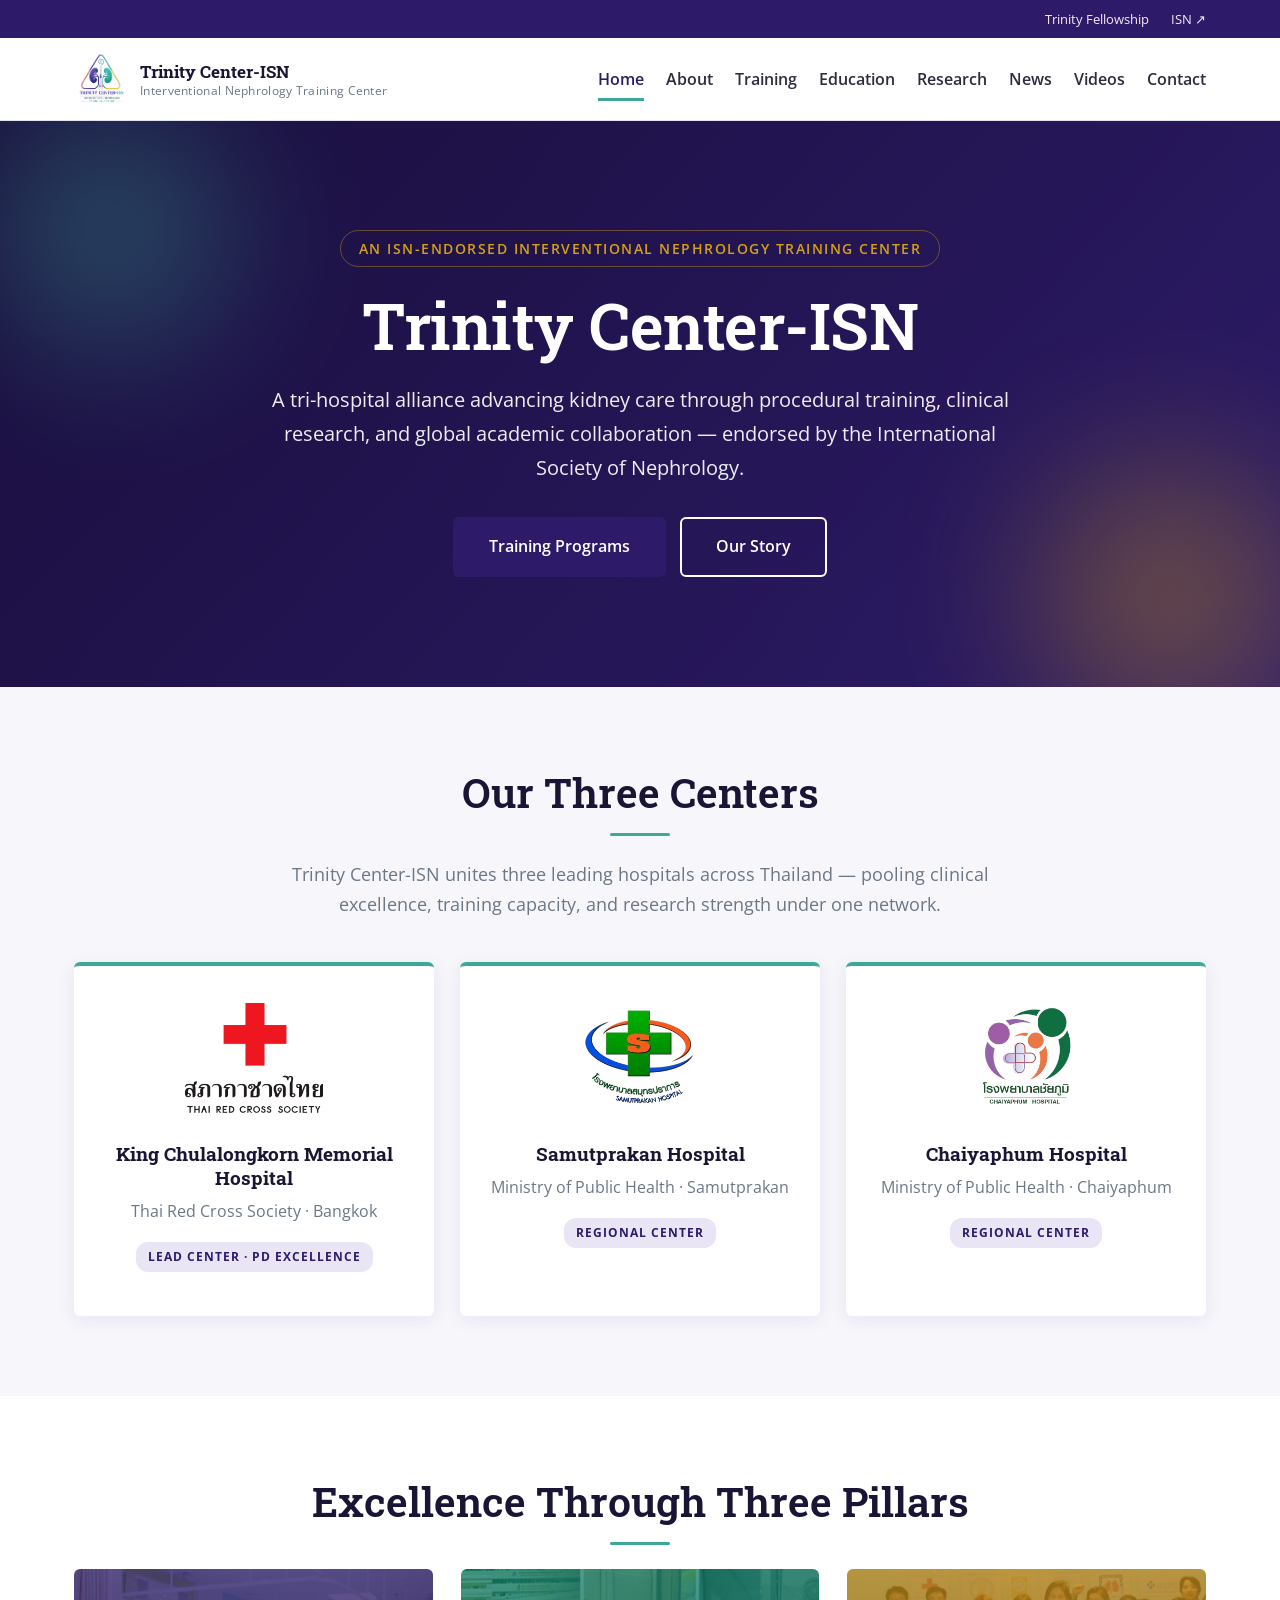
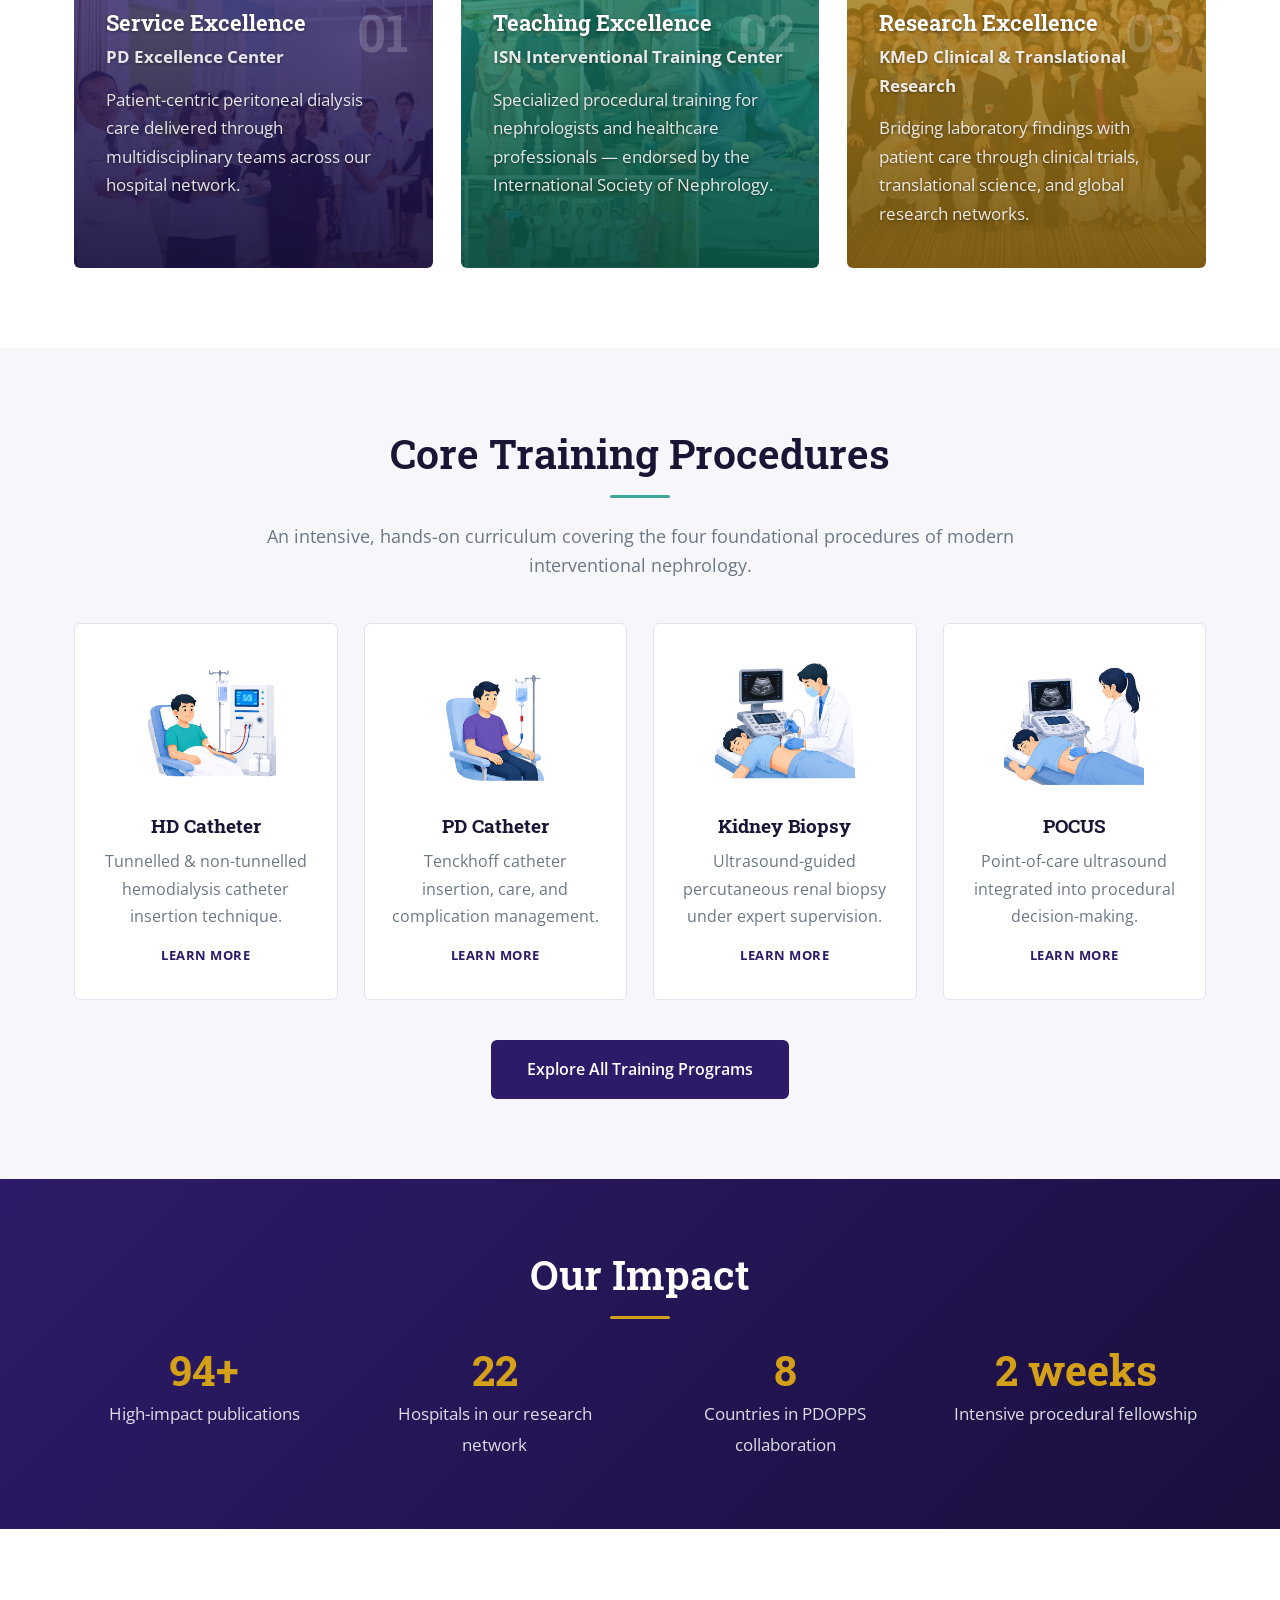
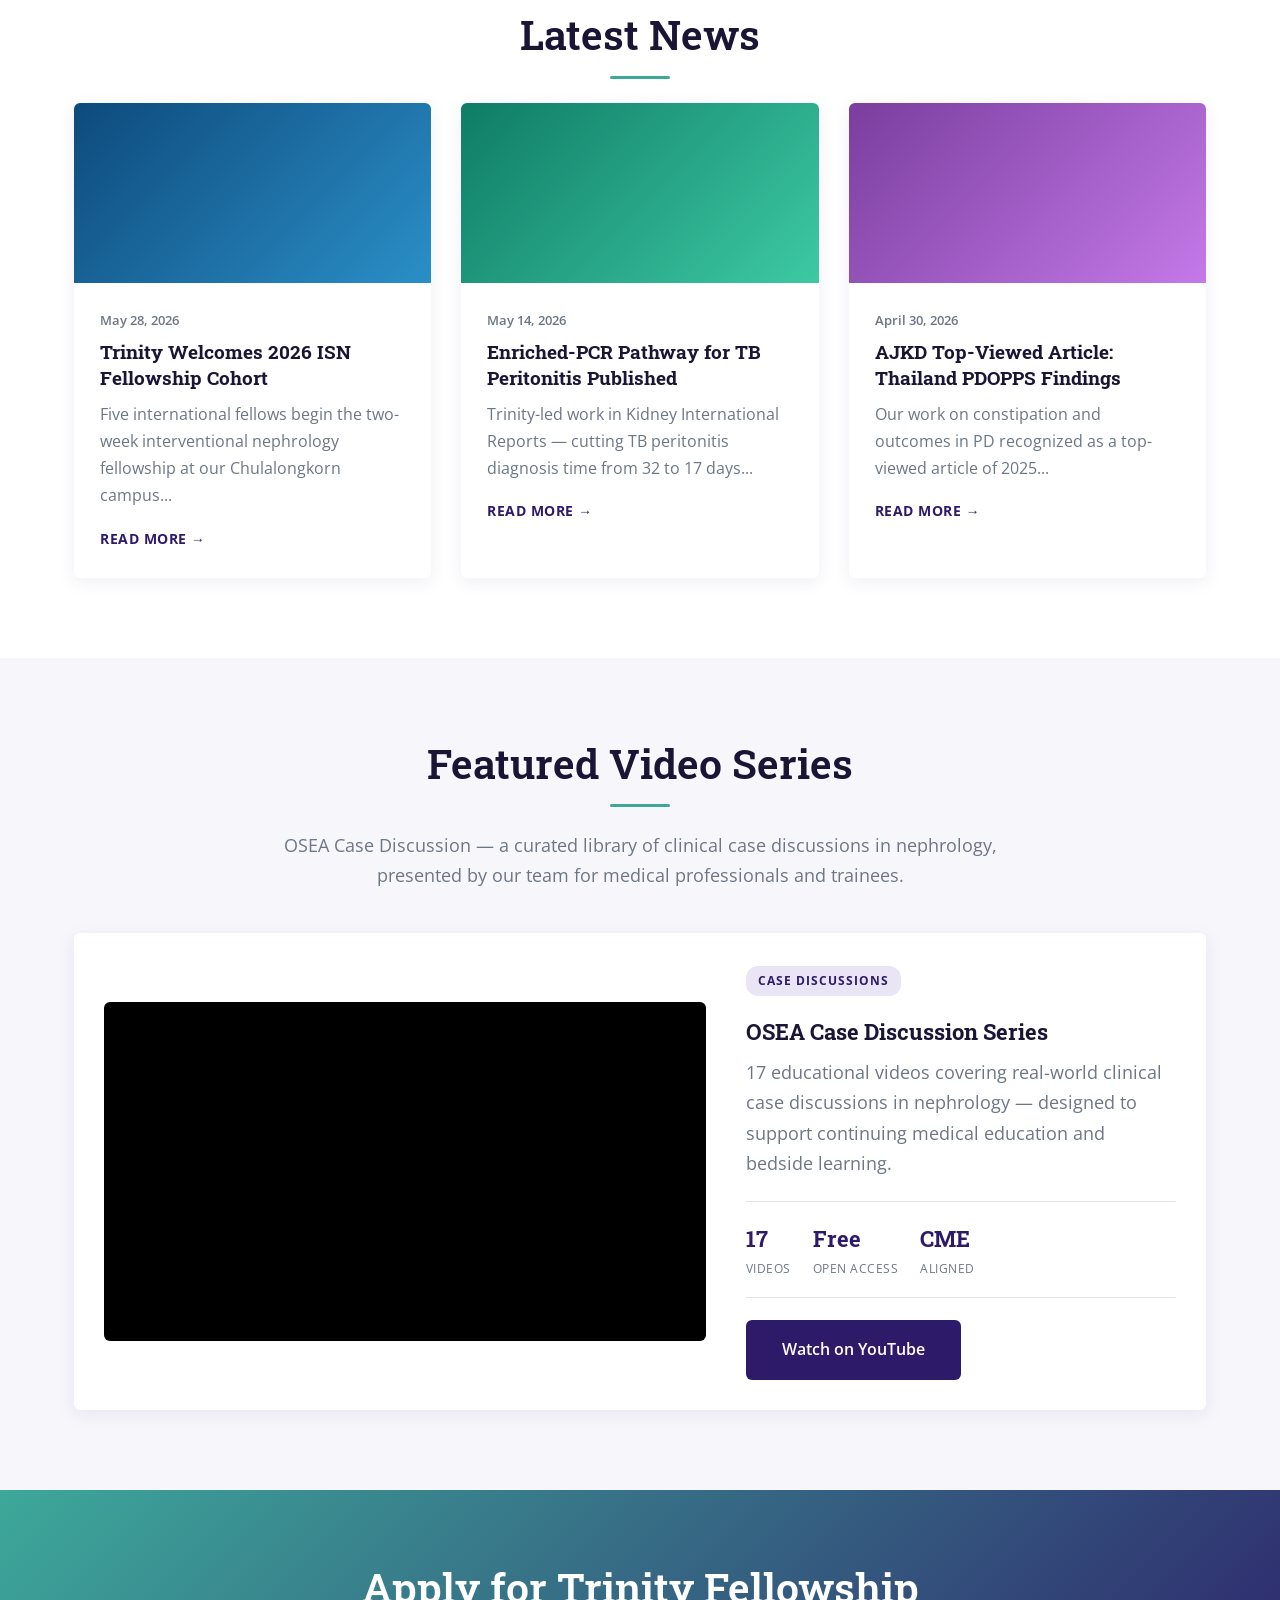
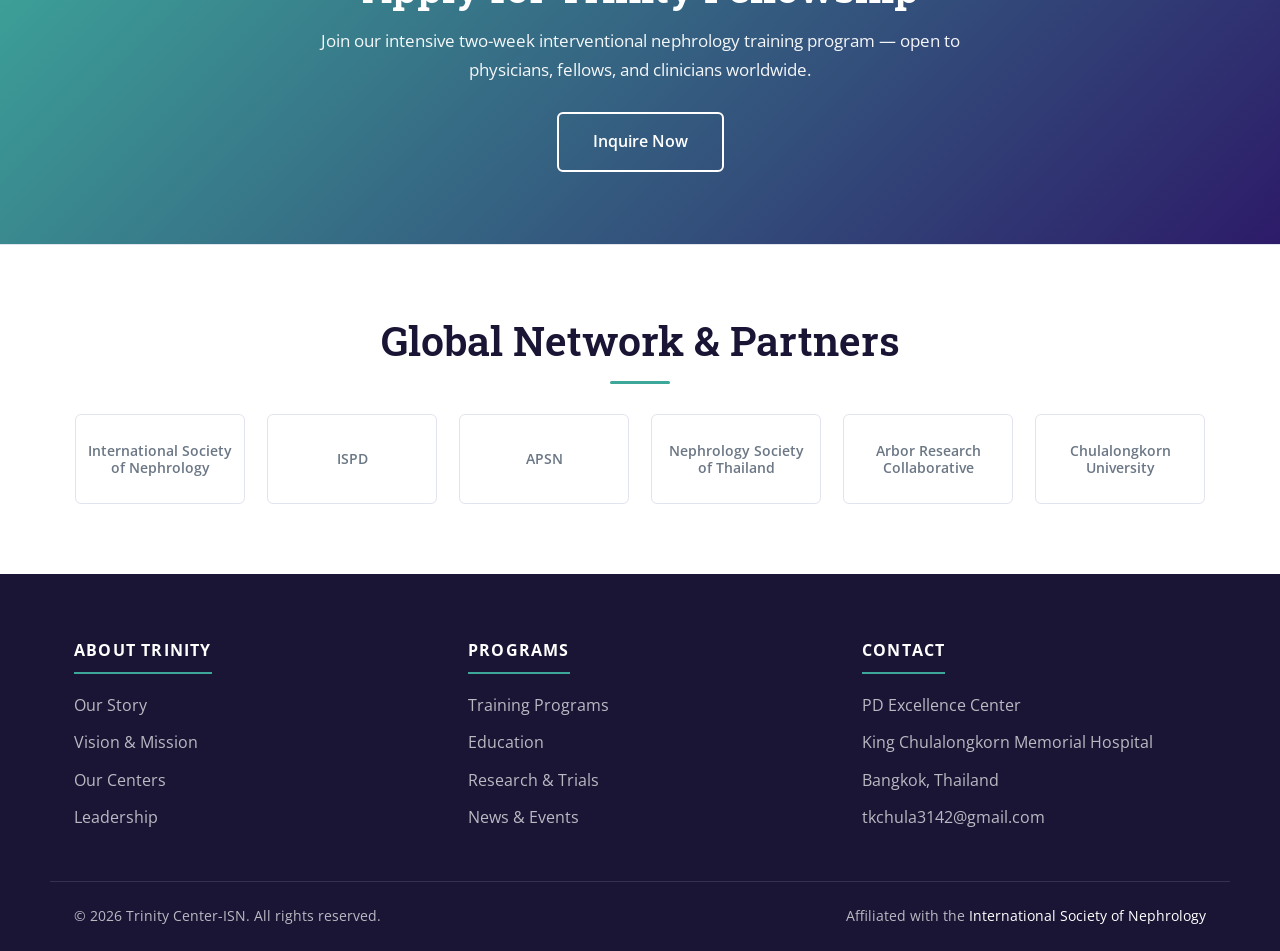
<file: index.html>
<!DOCTYPE html>
<html lang="en">
<head>
<meta charset="UTF-8" />
<meta name="viewport" content="width=device-width, initial-scale=1.0" />
<title>Trinity Center-ISN — Interventional Nephrology Training Center</title>
<meta name="description" content="Trinity Center-ISN: an Interventional Nephrology Training Center — a tri-hospital collaboration advancing kidney care through training, research, and global academic partnership." />
<link rel="stylesheet" href="assets/css/style.css" />
<link rel="icon" href="assets/img/trinity-logo.png" />
<link rel="preconnect" href="https://fonts.googleapis.com">
<link rel="preconnect" href="https://fonts.gstatic.com" crossorigin>
<link href="https://fonts.googleapis.com/css2?family=Open+Sans:wght@400;500;600;700&family=Roboto+Slab:wght@500;700&display=swap" rel="stylesheet">
</head>
<body>

<header class="site-header">
  <div class="topbar">
    <div class="container topbar-inner">
      <div class="topbar-left">
        <a href="#">Trinity Fellowship</a>
        <a href="https://www.theisn.org/" target="_blank" rel="noopener">ISN ↗</a>
      </div>
    </div>
  </div>
  <div class="container header-inner">
    <a href="index.html" class="brand">
      <img src="assets/img/trinity-logo.png" alt="Trinity Center-ISN" class="brand-logo" onerror="this.style.display='none';this.nextElementSibling.style.display='grid';">
      <span class="brand-mark" style="display:none;">T</span>
      <span class="brand-text">
        <strong>Trinity Center-ISN</strong>
        <small>Interventional Nephrology Training Center</small>
      </span>
    </a>
    <button class="nav-toggle" aria-label="Open menu" onclick="document.body.classList.toggle('nav-open')">
      <span></span><span></span><span></span>
    </button>
    <nav class="main-nav">
      <a href="index.html" class="active">Home</a>
      <a href="about.html">About</a>
      <a href="training.html">Training</a>
      <a href="education.html">Education</a>
      <a href="research.html">Research</a>
      <a href="news.html">News</a>
      <a href="#videos">Videos</a>
      <a href="apply.html">Contact</a>
    </nav>
  </div>
</header>

<section class="hero">
  <div class="hero-particles" aria-hidden="true">
    <span></span><span></span><span></span><span></span>
    <span></span><span></span><span></span><span></span>
  </div>
  <div class="container hero-inner">
    <span class="hero-eyebrow">An ISN-Endorsed Interventional Nephrology Training Center</span>
    <h1>Trinity Center-ISN</h1>
    <p class="hero-sub">A tri-hospital alliance advancing kidney care through procedural training, clinical research, and global academic collaboration — endorsed by the International Society of Nephrology.</p>
    <div class="hero-cta">
      <a href="training.html" class="btn btn-primary">Training Programs</a>
      <a href="about.html" class="btn btn-light-outline">Our Story</a>
    </div>
  </div>
</section>

<section class="centers-band">
  <div class="container">
    <h2 class="section-title">Our Three Centers</h2>
    <p class="section-lead">Trinity Center-ISN unites three leading hospitals across Thailand — pooling clinical excellence, training capacity, and research strength under one network.</p>
    <div class="center-grid">
      <div class="center-card">
        <div class="center-logo"><img src="assets/img/chula-hospital.png" alt="King Chulalongkorn Memorial Hospital" onerror="this.parentElement.innerHTML='<span class=&quot;logo-fallback&quot;>KCMH</span>'"></div>
        <h3>King Chulalongkorn Memorial Hospital</h3>
        <p>Thai Red Cross Society · Bangkok</p>
        <span class="tag">Lead Center · PD Excellence</span>
      </div>
      <div class="center-card">
        <div class="center-logo"><img src="assets/img/samutprakan-hospital.png" alt="Samutprakan Hospital" onerror="this.parentElement.innerHTML='<span class=&quot;logo-fallback&quot;>SH</span>'"></div>
        <h3>Samutprakan Hospital</h3>
        <p>Ministry of Public Health · Samutprakan</p>
        <span class="tag">Regional Center</span>
      </div>
      <div class="center-card">
        <div class="center-logo"><img src="assets/img/chaiyaphum-hospital.png" alt="Chaiyaphum Hospital" onerror="this.parentElement.innerHTML='<span class=&quot;logo-fallback&quot;>CH</span>'"></div>
        <h3>Chaiyaphum Hospital</h3>
        <p>Ministry of Public Health · Chaiyaphum</p>
        <span class="tag">Regional Center</span>
      </div>
    </div>
  </div>
</section>

<section class="pillars-band">
  <div class="container">
    <h2 class="section-title">Excellence Through Three Pillars</h2>
    <div class="pillar-grid">
      <article class="pillar-card pillar-1">
        <span class="pillar-num">01</span>
        <h3>Service Excellence</h3>
        <p class="pillar-tag">PD Excellence Center</p>
        <p>Patient-centric peritoneal dialysis care delivered through multidisciplinary teams across our hospital network.</p>
      </article>
      <article class="pillar-card pillar-2">
        <span class="pillar-num">02</span>
        <h3>Teaching Excellence</h3>
        <p class="pillar-tag">ISN Interventional Training Center</p>
        <p>Specialized procedural training for nephrologists and healthcare professionals — endorsed by the International Society of Nephrology.</p>
      </article>
      <article class="pillar-card pillar-3">
        <span class="pillar-num">03</span>
        <h3>Research Excellence</h3>
        <p class="pillar-tag">KMeD Clinical &amp; Translational Research</p>
        <p>Bridging laboratory findings with patient care through clinical trials, translational science, and global research networks.</p>
      </article>
    </div>
  </div>
</section>

<section class="tiles" id="training-preview">
  <div class="container">
    <h2 class="section-title">Core Training Procedures</h2>
    <p class="section-lead">An intensive, hands-on curriculum covering the four foundational procedures of modern interventional nephrology.</p>
    <div class="tile-grid tile-grid-4">
      <a href="training.html#hd-catheter" class="tile">
        <div class="tile-illustration">
          <img src="assets/img/hd-icon.png" alt="HD Catheter">
        </div>
        <h3>HD Catheter</h3>
        <p>Tunnelled &amp; non-tunnelled hemodialysis catheter insertion technique.</p>
        <span class="tile-link">Learn More</span>
      </a>
      <a href="training.html#pd-catheter" class="tile">
        <div class="tile-illustration">
          <img src="assets/img/pd-icon.png" alt="PD Catheter">
        </div>
        <h3>PD Catheter</h3>
        <p>Tenckhoff catheter insertion, care, and complication management.</p>
        <span class="tile-link">Learn More</span>
      </a>
      <a href="training.html#kidney-biopsy" class="tile">
        <div class="tile-illustration">
          <img src="assets/img/biopsy-icon.png" alt="Kidney Biopsy">
        </div>
        <h3>Kidney Biopsy</h3>
        <p>Ultrasound-guided percutaneous renal biopsy under expert supervision.</p>
        <span class="tile-link">Learn More</span>
      </a>
      <a href="training.html#pocus" class="tile">
        <div class="tile-illustration">
          <img src="assets/img/pocus-icon.png" alt="POCUS">
        </div>
        <h3>POCUS</h3>
        <p>Point-of-care ultrasound integrated into procedural decision-making.</p>
        <span class="tile-link">Learn More</span>
      </a>
    </div>
    <div style="text-align:center; margin-top: 40px;">
      <a href="training.html" class="btn btn-primary">Explore All Training Programs</a>
    </div>
  </div>
</section>

<section class="impact-band">
  <div class="container">
    <h2 class="section-title">Our Impact</h2>
    <div class="impact-grid">
      <div class="impact-item"><strong>94+</strong><span>High-impact publications</span></div>
      <div class="impact-item"><strong>22</strong><span>Hospitals in our research network</span></div>
      <div class="impact-item"><strong>8</strong><span>Countries in PDOPPS collaboration</span></div>
      <div class="impact-item"><strong>2 weeks</strong><span>Intensive procedural fellowship</span></div>
    </div>
  </div>
</section>

<section class="news-block">
  <div class="container">
    <h2 class="section-title">Latest News</h2>
    <div class="news-row">
      <article class="news-item">
        <div class="news-thumb" style="background: linear-gradient(135deg,#0e4a7c,#2a8fc7);"></div>
        <div class="news-body">
          <span class="news-date">May 28, 2026</span>
          <h3><a href="news.html">Trinity Welcomes 2026 ISN Fellowship Cohort</a></h3>
          <p>Five international fellows begin the two-week interventional nephrology fellowship at our Chulalongkorn campus...</p>
          <a href="news.html" class="read-more">Read More →</a>
        </div>
      </article>
      <article class="news-item">
        <div class="news-thumb" style="background: linear-gradient(135deg,#0f7c66,#3dc9a3);"></div>
        <div class="news-body">
          <span class="news-date">May 14, 2026</span>
          <h3><a href="news.html">Enriched-PCR Pathway for TB Peritonitis Published</a></h3>
          <p>Trinity-led work in Kidney International Reports — cutting TB peritonitis diagnosis time from 32 to 17 days...</p>
          <a href="news.html" class="read-more">Read More →</a>
        </div>
      </article>
      <article class="news-item">
        <div class="news-thumb" style="background: linear-gradient(135deg,#7a3e9e,#c479e8);"></div>
        <div class="news-body">
          <span class="news-date">April 30, 2026</span>
          <h3><a href="news.html">AJKD Top-Viewed Article: Thailand PDOPPS Findings</a></h3>
          <p>Our work on constipation and outcomes in PD recognized as a top-viewed article of 2025...</p>
          <a href="news.html" class="read-more">Read More →</a>
        </div>
      </article>
    </div>
  </div>
</section>

<section class="videos-block" id="videos">
  <div class="container">
    <h2 class="section-title">Featured Video Series</h2>
    <p class="section-lead">OSEA Case Discussion — a curated library of clinical case discussions in nephrology, presented by our team for medical professionals and trainees.</p>
    <div class="video-wrap">
      <div class="video-embed">
        <iframe
          src="https://www.youtube.com/embed/videoseries?list=PL28OvdrT-9Kd8-XpgFKQAurxYZuOcJdlG"
          title="OSEA Case Discussion"
          frameborder="0"
          allow="accelerometer; autoplay; clipboard-write; encrypted-media; gyroscope; picture-in-picture; web-share"
          referrerpolicy="strict-origin-when-cross-origin"
          allowfullscreen>
        </iframe>
      </div>
      <div class="video-meta">
        <span class="tag">Case Discussions</span>
        <h3>OSEA Case Discussion Series</h3>
        <p>17 educational videos covering real-world clinical case discussions in nephrology — designed to support continuing medical education and bedside learning.</p>
        <ul class="video-stats">
          <li><strong>17</strong><span>Videos</span></li>
          <li><strong>Free</strong><span>Open Access</span></li>
          <li><strong>CME</strong><span>Aligned</span></li>
        </ul>
        <a href="https://www.youtube.com/playlist?list=PL28OvdrT-9Kd8-XpgFKQAurxYZuOcJdlG" target="_blank" rel="noopener" class="btn btn-primary">Watch on YouTube</a>
      </div>
    </div>
  </div>
</section>

<section class="join-band" id="membership">
  <div class="container">
    <h2>Apply for Trinity Fellowship</h2>
    <p>Join our intensive two-week interventional nephrology training program — open to physicians, fellows, and clinicians worldwide.</p>
    <a href="apply.html" class="btn btn-light-outline">Inquire Now</a>
  </div>
</section>

<section class="partners-block">
  <div class="container">
    <h2 class="section-title">Global Network &amp; Partners</h2>
    <div class="partners-row">
      <div class="partner-logo"><span>International Society<br>of Nephrology</span></div>
      <div class="partner-logo"><span>ISPD</span></div>
      <div class="partner-logo"><span>APSN</span></div>
      <div class="partner-logo"><span>Nephrology Society<br>of Thailand</span></div>
      <div class="partner-logo"><span>Arbor Research<br>Collaborative</span></div>
      <div class="partner-logo"><span>Chulalongkorn<br>University</span></div>
    </div>
  </div>
</section>

<footer class="site-footer" id="contact">
  <div class="container footer-grid">
    <div>
      <h4>About Trinity</h4>
      <ul>
        <li><a href="about.html">Our Story</a></li>
        <li><a href="about.html">Vision &amp; Mission</a></li>
        <li><a href="about.html">Our Centers</a></li>
        <li><a href="about.html">Leadership</a></li>
      </ul>
    </div>
    <div>
      <h4>Programs</h4>
      <ul>
        <li><a href="training.html">Training Programs</a></li>
        <li><a href="education.html">Education</a></li>
        <li><a href="research.html">Research &amp; Trials</a></li>
        <li><a href="news.html">News &amp; Events</a></li>
      </ul>
    </div>
    <div>
      <h4>Contact</h4>
      <ul>
        <li>PD Excellence Center</li>
        <li>King Chulalongkorn Memorial Hospital</li>
        <li>Bangkok, Thailand</li>
        <li><a href="mailto:tkchula3142@gmail.com">tkchula3142@gmail.com</a></li>
      </ul>
    </div>
  </div>
  <div class="footer-bottom container">
    <span>© 2026 Trinity Center-ISN. All rights reserved.</span>
    <span>Affiliated with the <a href="https://www.theisn.org/" target="_blank" rel="noopener" style="color:#fff;">International Society of Nephrology</a></span>
  </div>
</footer>

<script src="assets/js/main.js"></script>
</body>
</html>
</file>
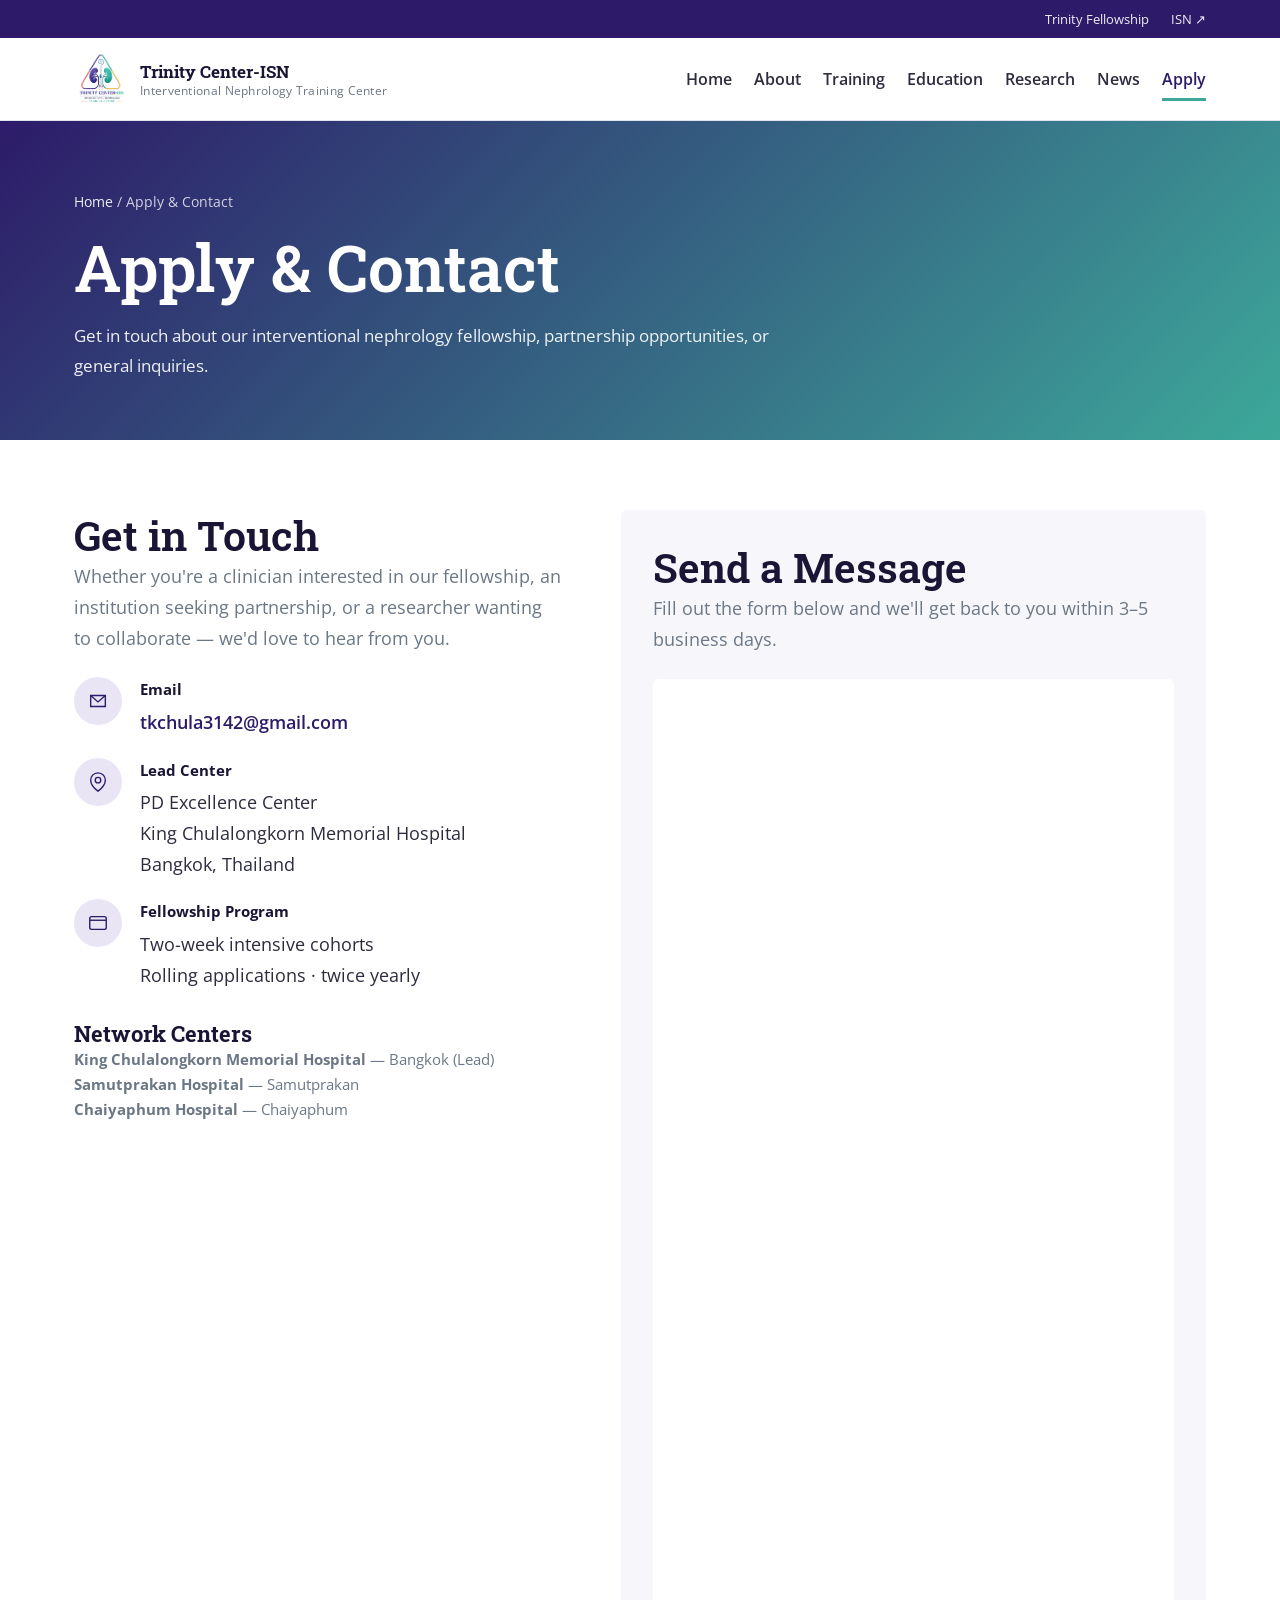
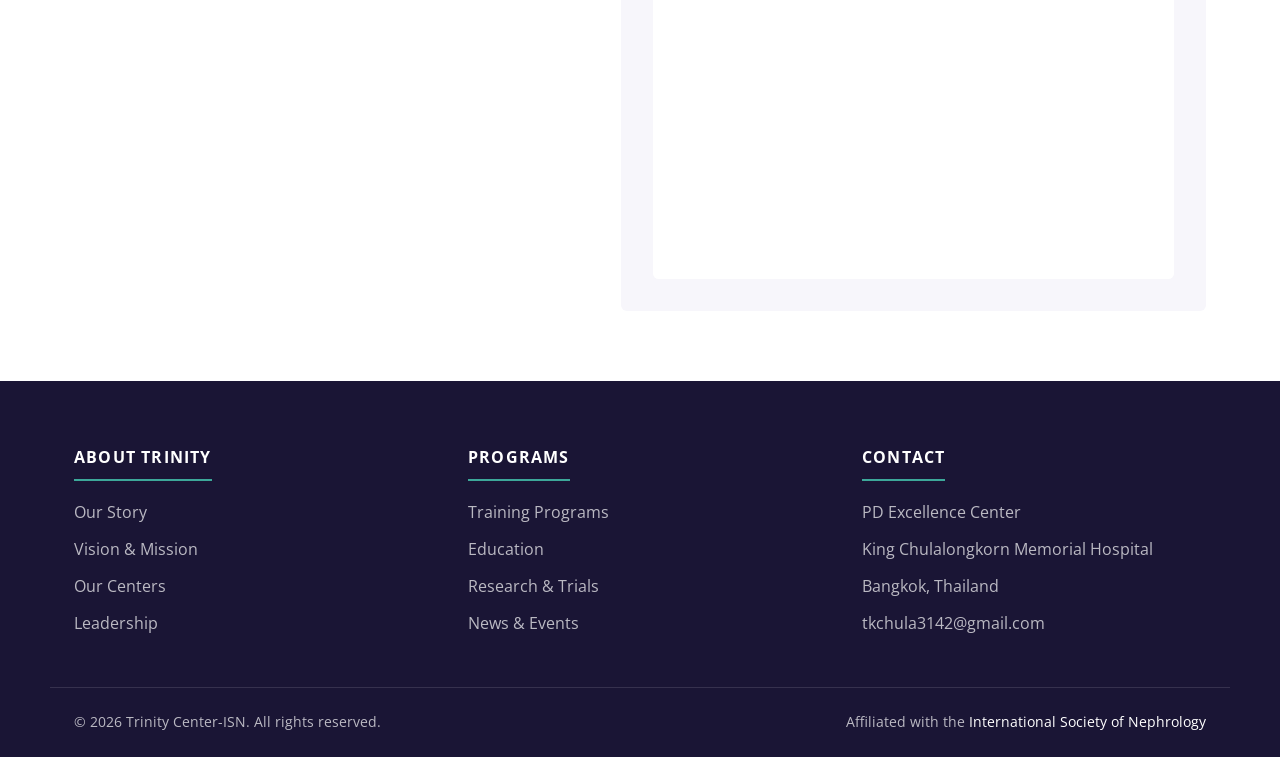
<file: apply.html>
<!DOCTYPE html>
<html lang="en">
<head>
<meta charset="UTF-8" />
<meta name="viewport" content="width=device-width, initial-scale=1.0" />
<title>Apply &amp; Contact — Trinity Center-ISN</title>
<link rel="stylesheet" href="assets/css/style.css" />
<link rel="icon" href="assets/img/trinity-logo.png" />
<link href="https://fonts.googleapis.com/css2?family=Open+Sans:wght@400;500;600;700&family=Roboto+Slab:wght@500;700&display=swap" rel="stylesheet">
</head>
<body>

<header class="site-header">
  <div class="topbar">
    <div class="container topbar-inner">
      <div class="topbar-left">
        <a href="#">Trinity Fellowship</a>
        <a href="https://www.theisn.org/" target="_blank" rel="noopener">ISN ↗</a>
      </div>
    </div>
  </div>
  <div class="container header-inner">
    <a href="index.html" class="brand">
      <img src="assets/img/trinity-logo.png" alt="Trinity Center-ISN" class="brand-logo" onerror="this.style.display='none';this.nextElementSibling.style.display='grid';">
      <span class="brand-mark" style="display:none;">T</span>
      <span class="brand-text">
        <strong>Trinity Center-ISN</strong>
        <small>Interventional Nephrology Training Center</small>
      </span>
    </a>
    <button class="nav-toggle" aria-label="Open menu" onclick="document.body.classList.toggle('nav-open')">
      <span></span><span></span><span></span>
    </button>
    <nav class="main-nav">
      <a href="index.html">Home</a>
      <a href="about.html">About</a>
      <a href="training.html">Training</a>
      <a href="education.html">Education</a>
      <a href="research.html">Research</a>
      <a href="news.html">News</a>
      <a href="apply.html" class="active">Apply</a>
    </nav>
  </div>
</header>

<section class="page-hero">
  <div class="container">
    <div class="crumbs"><a href="index.html">Home</a> / Apply &amp; Contact</div>
    <h1>Apply &amp; Contact</h1>
    <p>Get in touch about our interventional nephrology fellowship, partnership opportunities, or general inquiries.</p>
  </div>
</section>

<section class="page-section">
  <div class="container">
    <div class="contact-grid">
      <div>
        <h2>Get in Touch</h2>
        <p>Whether you're a clinician interested in our fellowship, an institution seeking partnership, or a researcher wanting to collaborate — we'd love to hear from you.</p>

        <div class="contact-info">
          <div class="contact-item">
            <div class="contact-icon">
              <svg viewBox="0 0 24 24" fill="none" stroke="currentColor" stroke-width="1.5"><path d="M4 6h16v12H4z"/><path d="M4 6l8 7 8-7"/></svg>
            </div>
            <div>
              <strong>Email</strong>
              <a href="mailto:tkchula3142@gmail.com">tkchula3142@gmail.com</a>
            </div>
          </div>
          <div class="contact-item">
            <div class="contact-icon">
              <svg viewBox="0 0 24 24" fill="none" stroke="currentColor" stroke-width="1.5"><path d="M12 2C7 2 4 6 4 10c0 6 8 12 8 12s8-6 8-12c0-4-3-8-8-8z"/><circle cx="12" cy="10" r="3"/></svg>
            </div>
            <div>
              <strong>Lead Center</strong>
              PD Excellence Center<br>King Chulalongkorn Memorial Hospital<br>Bangkok, Thailand
            </div>
          </div>
          <div class="contact-item">
            <div class="contact-icon">
              <svg viewBox="0 0 24 24" fill="none" stroke="currentColor" stroke-width="1.5"><rect x="3" y="5" width="18" height="14" rx="2"/><path d="M3 9h18"/></svg>
            </div>
            <div>
              <strong>Fellowship Program</strong>
              Two-week intensive cohorts<br>Rolling applications · twice yearly
            </div>
          </div>
        </div>

        <h3 style="margin-top: 30px;">Network Centers</h3>
        <p style="font-size: 0.92rem;"><strong>King Chulalongkorn Memorial Hospital</strong> — Bangkok (Lead)<br>
        <strong>Samutprakan Hospital</strong> — Samutprakan<br>
        <strong>Chaiyaphum Hospital</strong> — Chaiyaphum</p>
      </div>

      <div class="form-wrap">
        <h2>Send a Message</h2>
        <p style="margin-bottom: 24px;">Fill out the form below and we'll get back to you within 3–5 business days.</p>

        <div class="form-embed">
          <iframe
            src="https://docs.google.com/forms/d/e/1FAIpQLSceOLOfQHVUOq4-aG7XFwxKVJxUBHL4KIxLuhERl3iU58v6bw/viewform?embedded=true"
            id="contact-form-iframe"
            width="100%"
            height="1200"
            frameborder="0"
            marginheight="0"
            marginwidth="0">
            Loading…
          </iframe>
        </div>
      </div>
    </div>
  </div>
</section>

<footer class="site-footer">
  <div class="container footer-grid">
    <div>
      <h4>About Trinity</h4>
      <ul>
        <li><a href="about.html">Our Story</a></li>
        <li><a href="about.html">Vision &amp; Mission</a></li>
        <li><a href="about.html">Our Centers</a></li>
        <li><a href="about.html">Leadership</a></li>
      </ul>
    </div>
    <div>
      <h4>Programs</h4>
      <ul>
        <li><a href="training.html">Training Programs</a></li>
        <li><a href="education.html">Education</a></li>
        <li><a href="research.html">Research &amp; Trials</a></li>
        <li><a href="news.html">News &amp; Events</a></li>
      </ul>
    </div>
    <div>
      <h4>Contact</h4>
      <ul>
        <li>PD Excellence Center</li>
        <li>King Chulalongkorn Memorial Hospital</li>
        <li>Bangkok, Thailand</li>
        <li><a href="mailto:tkchula3142@gmail.com">tkchula3142@gmail.com</a></li>
      </ul>
    </div>
  </div>
  <div class="footer-bottom container">
    <span>© 2026 Trinity Center-ISN. All rights reserved.</span>
    <span>Affiliated with the <a href="https://www.theisn.org/" target="_blank" rel="noopener" style="color:#fff;">International Society of Nephrology</a></span>
  </div>
</footer>

<script src="assets/js/main.js"></script>
</body>
</html>
</file>
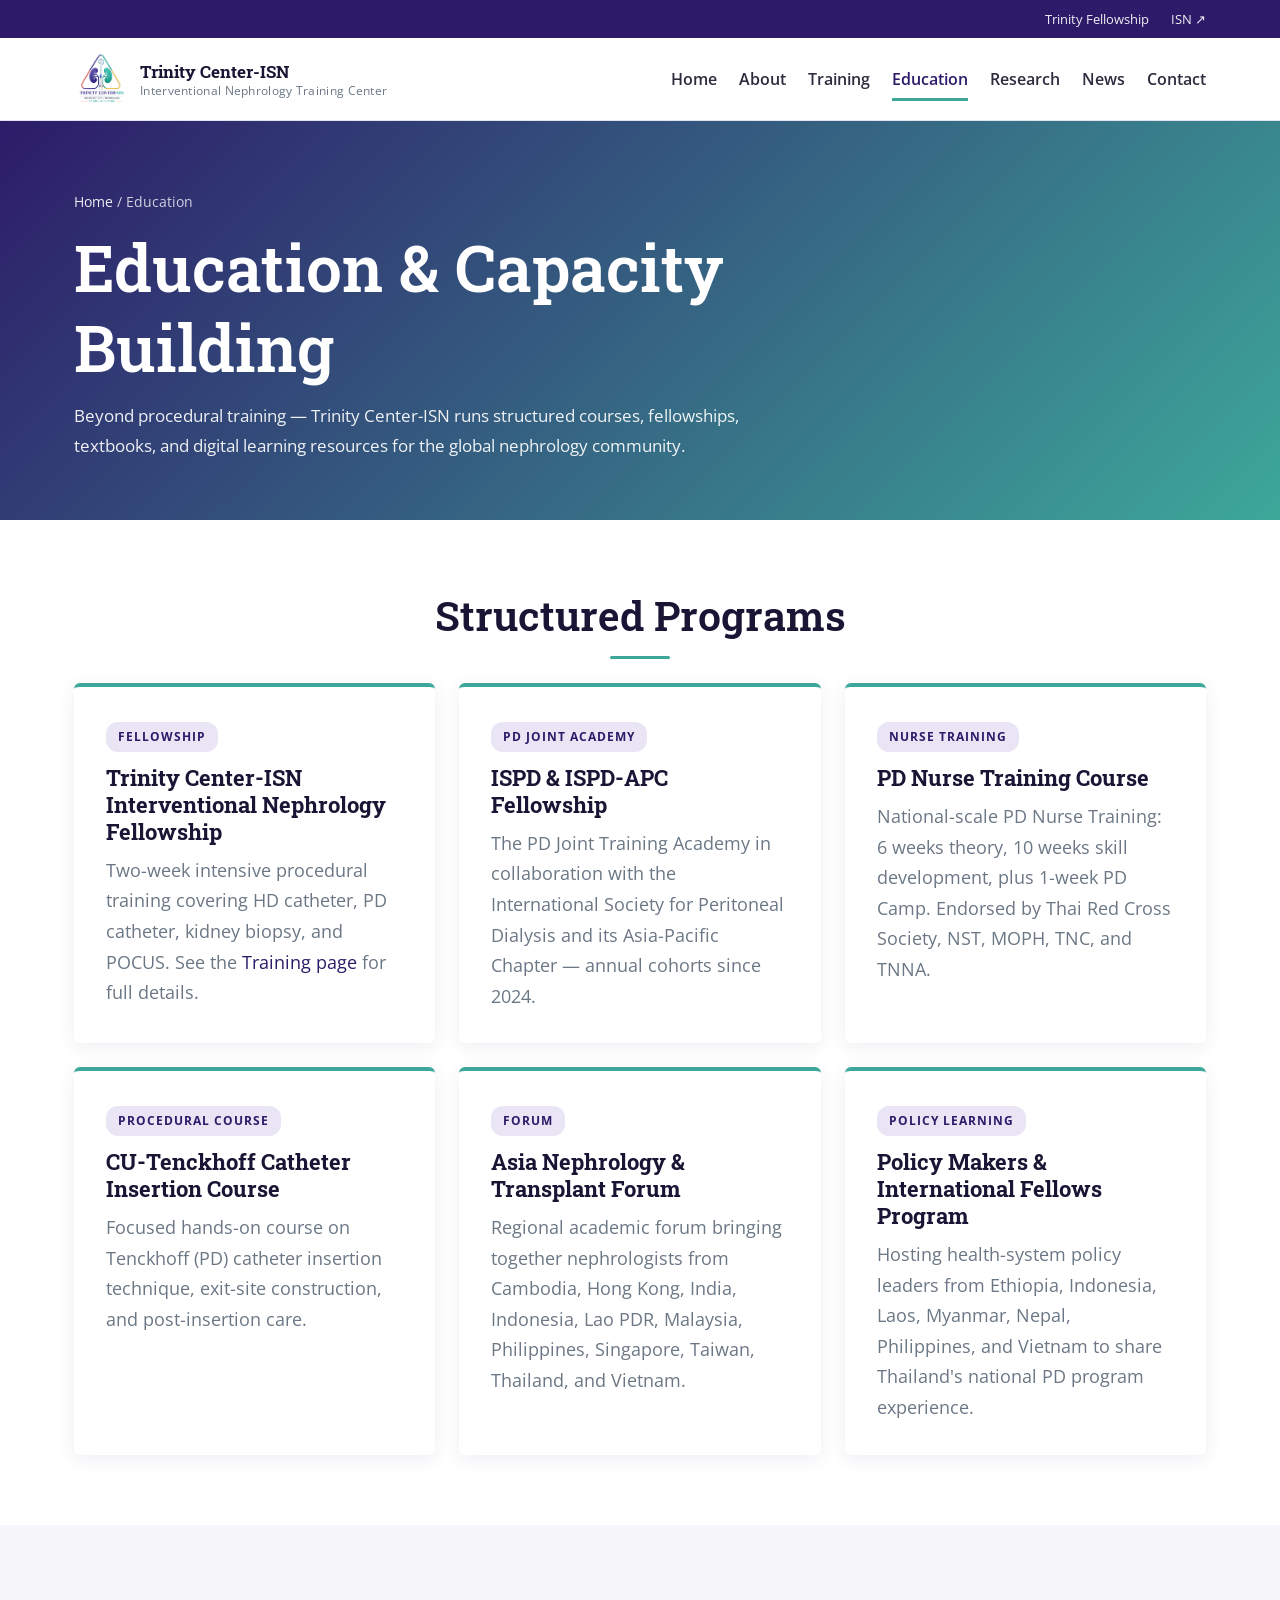
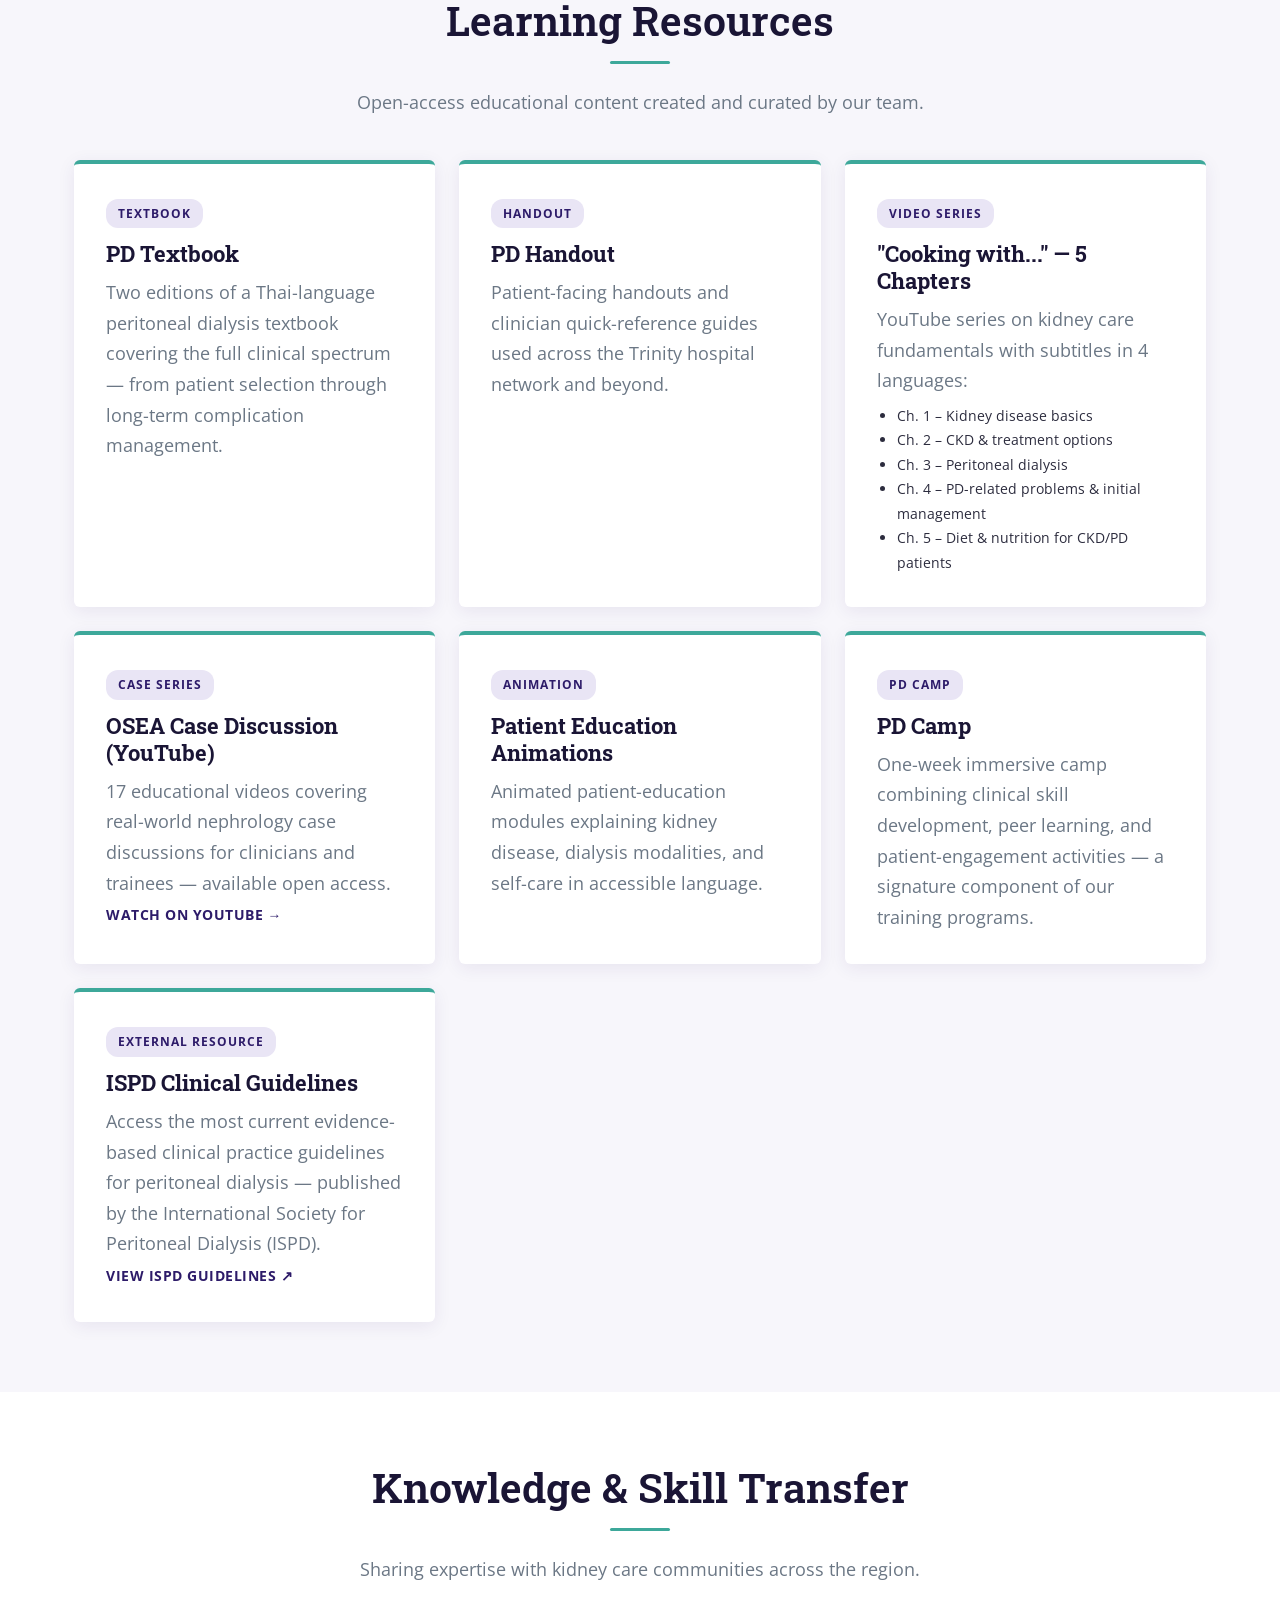
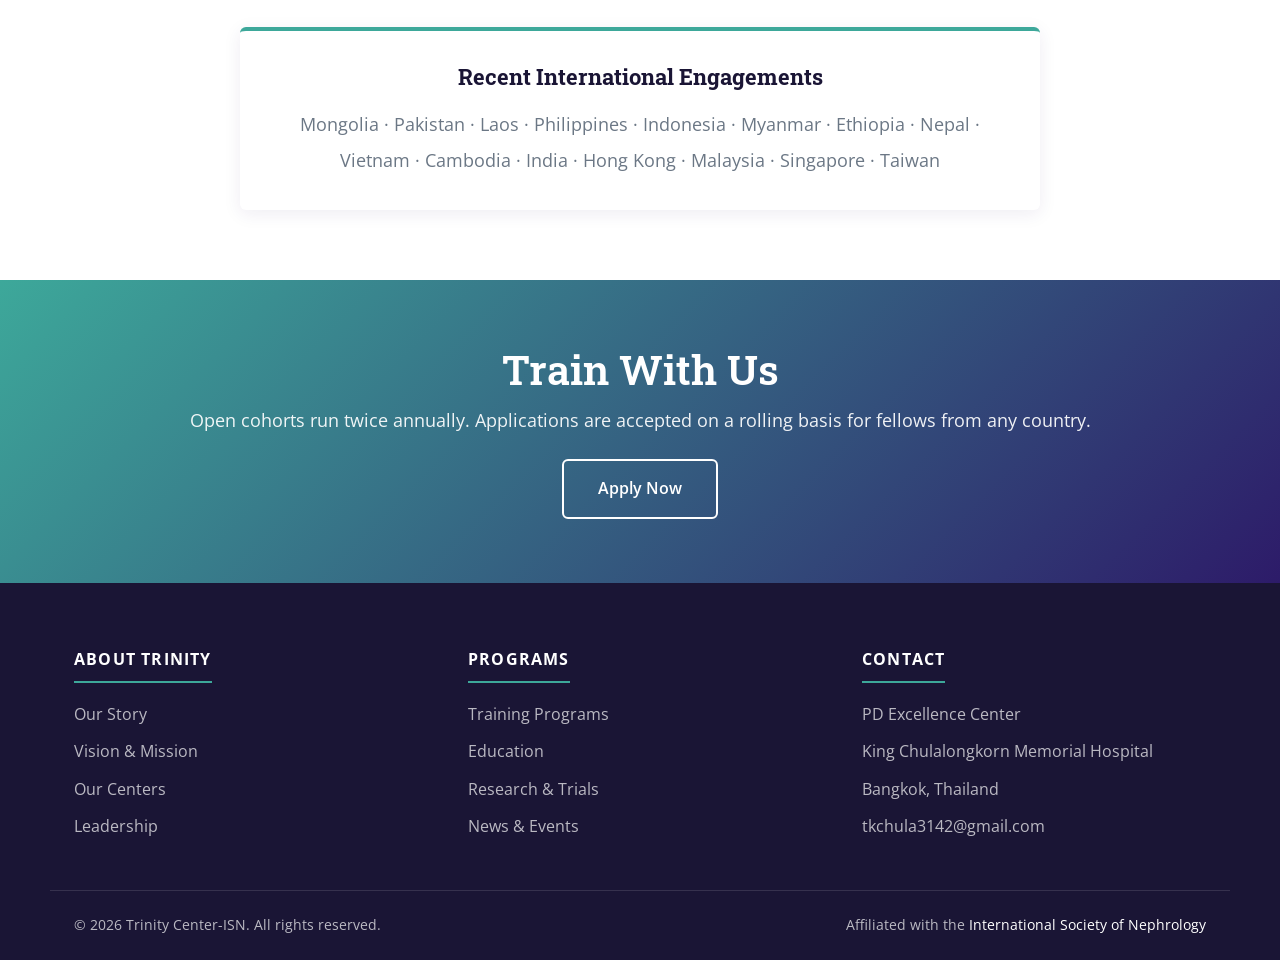
<file: education.html>
<!DOCTYPE html>
<html lang="en">
<head>
<meta charset="UTF-8" />
<meta name="viewport" content="width=device-width, initial-scale=1.0" />
<title>Education — Trinity Center-ISN</title>
<link rel="stylesheet" href="assets/css/style.css" />
<link rel="icon" href="assets/img/trinity-logo.png" />
<link href="https://fonts.googleapis.com/css2?family=Open+Sans:wght@400;500;600;700&family=Roboto+Slab:wght@500;700&display=swap" rel="stylesheet">
</head>
<body>

<header class="site-header">
  <div class="topbar">
    <div class="container topbar-inner">
      <div class="topbar-left">
        <a href="#">Trinity Fellowship</a>
        <a href="https://www.theisn.org/" target="_blank" rel="noopener">ISN ↗</a>
      </div>
    </div>
  </div>
  <div class="container header-inner">
    <a href="index.html" class="brand">
      <img src="assets/img/trinity-logo.png" alt="Trinity Center-ISN" class="brand-logo" onerror="this.style.display='none';this.nextElementSibling.style.display='grid';">
      <span class="brand-mark" style="display:none;">T</span>
      <span class="brand-text">
        <strong>Trinity Center-ISN</strong>
        <small>Interventional Nephrology Training Center</small>
      </span>
    </a>
    <button class="nav-toggle" aria-label="Open menu" onclick="document.body.classList.toggle('nav-open')">
      <span></span><span></span><span></span>
    </button>
    <nav class="main-nav">
      <a href="index.html">Home</a>
      <a href="about.html">About</a>
      <a href="training.html">Training</a>
      <a href="education.html" class="active">Education</a>
      <a href="research.html">Research</a>
      <a href="news.html">News</a>
      <a href="apply.html">Contact</a>
    </nav>
  </div>
</header>

<section class="page-hero">
  <div class="container">
    <div class="crumbs"><a href="index.html">Home</a> / Education</div>
    <h1>Education &amp; Capacity Building</h1>
    <p>Beyond procedural training — Trinity Center-ISN runs structured courses, fellowships, textbooks, and digital learning resources for the global nephrology community.</p>
  </div>
</section>

<section class="page-section">
  <div class="container">
    <h2 class="section-title">Structured Programs</h2>
    <div class="card-grid">
      <div class="content-card">
        <span class="tag">Fellowship</span>
        <h3>Trinity Center-ISN Interventional Nephrology Fellowship</h3>
        <p>Two-week intensive procedural training covering HD catheter, PD catheter, kidney biopsy, and POCUS. See the <a href="training.html">Training page</a> for full details.</p>
      </div>
      <div class="content-card">
        <span class="tag">PD Joint Academy</span>
        <h3>ISPD &amp; ISPD-APC Fellowship</h3>
        <p>The PD Joint Training Academy in collaboration with the International Society for Peritoneal Dialysis and its Asia-Pacific Chapter — annual cohorts since 2024.</p>
      </div>
      <div class="content-card">
        <span class="tag">Nurse Training</span>
        <h3>PD Nurse Training Course</h3>
        <p>National-scale PD Nurse Training: 6 weeks theory, 10 weeks skill development, plus 1-week PD Camp. Endorsed by Thai Red Cross Society, NST, MOPH, TNC, and TNNA.</p>
      </div>
      <div class="content-card">
        <span class="tag">Procedural Course</span>
        <h3>CU-Tenckhoff Catheter Insertion Course</h3>
        <p>Focused hands-on course on Tenckhoff (PD) catheter insertion technique, exit-site construction, and post-insertion care.</p>
      </div>
      <div class="content-card">
        <span class="tag">Forum</span>
        <h3>Asia Nephrology &amp; Transplant Forum</h3>
        <p>Regional academic forum bringing together nephrologists from Cambodia, Hong Kong, India, Indonesia, Lao PDR, Malaysia, Philippines, Singapore, Taiwan, Thailand, and Vietnam.</p>
      </div>
      <div class="content-card">
        <span class="tag">Policy Learning</span>
        <h3>Policy Makers &amp; International Fellows Program</h3>
        <p>Hosting health-system policy leaders from Ethiopia, Indonesia, Laos, Myanmar, Nepal, Philippines, and Vietnam to share Thailand's national PD program experience.</p>
      </div>
    </div>
  </div>
</section>

<section class="page-section alt">
  <div class="container">
    <h2 class="section-title">Learning Resources</h2>
    <p class="section-lead">Open-access educational content created and curated by our team.</p>
    <div class="card-grid">
      <div class="content-card">
        <span class="tag">Textbook</span>
        <h3>PD Textbook</h3>
        <p>Two editions of a Thai-language peritoneal dialysis textbook covering the full clinical spectrum — from patient selection through long-term complication management.</p>
      </div>
      <div class="content-card">
        <span class="tag">Handout</span>
        <h3>PD Handout</h3>
        <p>Patient-facing handouts and clinician quick-reference guides used across the Trinity hospital network and beyond.</p>
      </div>
      <div class="content-card">
        <span class="tag">Video Series</span>
        <h3>"Cooking with..." — 5 Chapters</h3>
        <p>YouTube series on kidney care fundamentals with subtitles in 4 languages:</p>
        <ul style="font-size: 0.9rem; padding-left: 20px; margin-top: 8px;">
          <li>Ch. 1 – Kidney disease basics</li>
          <li>Ch. 2 – CKD &amp; treatment options</li>
          <li>Ch. 3 – Peritoneal dialysis</li>
          <li>Ch. 4 – PD-related problems &amp; initial management</li>
          <li>Ch. 5 – Diet &amp; nutrition for CKD/PD patients</li>
        </ul>
      </div>
      <div class="content-card">
        <span class="tag">Case Series</span>
        <h3>OSEA Case Discussion (YouTube)</h3>
        <p>17 educational videos covering real-world nephrology case discussions for clinicians and trainees — available open access.</p>
        <a href="https://www.youtube.com/playlist?list=PL28OvdrT-9Kd8-XpgFKQAurxYZuOcJdlG" target="_blank" rel="noopener" class="read-more">Watch on YouTube →</a>
      </div>
      <div class="content-card">
        <span class="tag">Animation</span>
        <h3>Patient Education Animations</h3>
        <p>Animated patient-education modules explaining kidney disease, dialysis modalities, and self-care in accessible language.</p>
      </div>
      <div class="content-card">
        <span class="tag">PD Camp</span>
        <h3>PD Camp</h3>
        <p>One-week immersive camp combining clinical skill development, peer learning, and patient-engagement activities — a signature component of our training programs.</p>
      </div>
      <div class="content-card">
        <span class="tag">External Resource</span>
        <h3>ISPD Clinical Guidelines</h3>
        <p>Access the most current evidence-based clinical practice guidelines for peritoneal dialysis — published by the International Society for Peritoneal Dialysis (ISPD).</p>
        <a href="https://ispd.org/guidelines/" target="_blank" rel="noopener" class="read-more">View ISPD Guidelines ↗</a>
      </div>
    </div>
  </div>
</section>

<section class="page-section">
  <div class="container">
    <h2 class="section-title">Knowledge &amp; Skill Transfer</h2>
    <p class="section-lead">Sharing expertise with kidney care communities across the region.</p>
    <div class="content-card" style="max-width: 800px; margin: 0 auto; text-align: center;">
      <h3>Recent International Engagements</h3>
      <p style="margin-top: 16px; line-height: 2;">Mongolia · Pakistan · Laos · Philippines · Indonesia · Myanmar · Ethiopia · Nepal · Vietnam · Cambodia · India · Hong Kong · Malaysia · Singapore · Taiwan</p>
    </div>
  </div>
</section>

<section class="cta-band">
  <div class="container">
    <h2>Train With Us</h2>
    <p>Open cohorts run twice annually. Applications are accepted on a rolling basis for fellows from any country.</p>
    <a href="apply.html" class="btn btn-light-outline">Apply Now</a>
  </div>
</section>

<footer class="site-footer">
  <div class="container footer-grid">
    <div>
      <h4>About Trinity</h4>
      <ul>
        <li><a href="about.html">Our Story</a></li>
        <li><a href="about.html">Vision &amp; Mission</a></li>
        <li><a href="about.html">Our Centers</a></li>
        <li><a href="about.html">Leadership</a></li>
      </ul>
    </div>
    <div>
      <h4>Programs</h4>
      <ul>
        <li><a href="training.html">Training Programs</a></li>
        <li><a href="education.html">Education</a></li>
        <li><a href="research.html">Research &amp; Trials</a></li>
        <li><a href="news.html">News &amp; Events</a></li>
      </ul>
    </div>
    <div>
      <h4>Contact</h4>
      <ul>
        <li>PD Excellence Center</li>
        <li>King Chulalongkorn Memorial Hospital</li>
        <li>Bangkok, Thailand</li>
        <li><a href="mailto:tkchula3142@gmail.com">tkchula3142@gmail.com</a></li>
      </ul>
    </div>
  </div>
  <div class="footer-bottom container">
    <span>© 2026 Trinity Center-ISN. All rights reserved.</span>
    <span>Affiliated with the <a href="https://www.theisn.org/" target="_blank" rel="noopener" style="color:#fff;">International Society of Nephrology</a></span>
  </div>
</footer>

<script src="assets/js/main.js"></script>
</body>
</html>
</file>
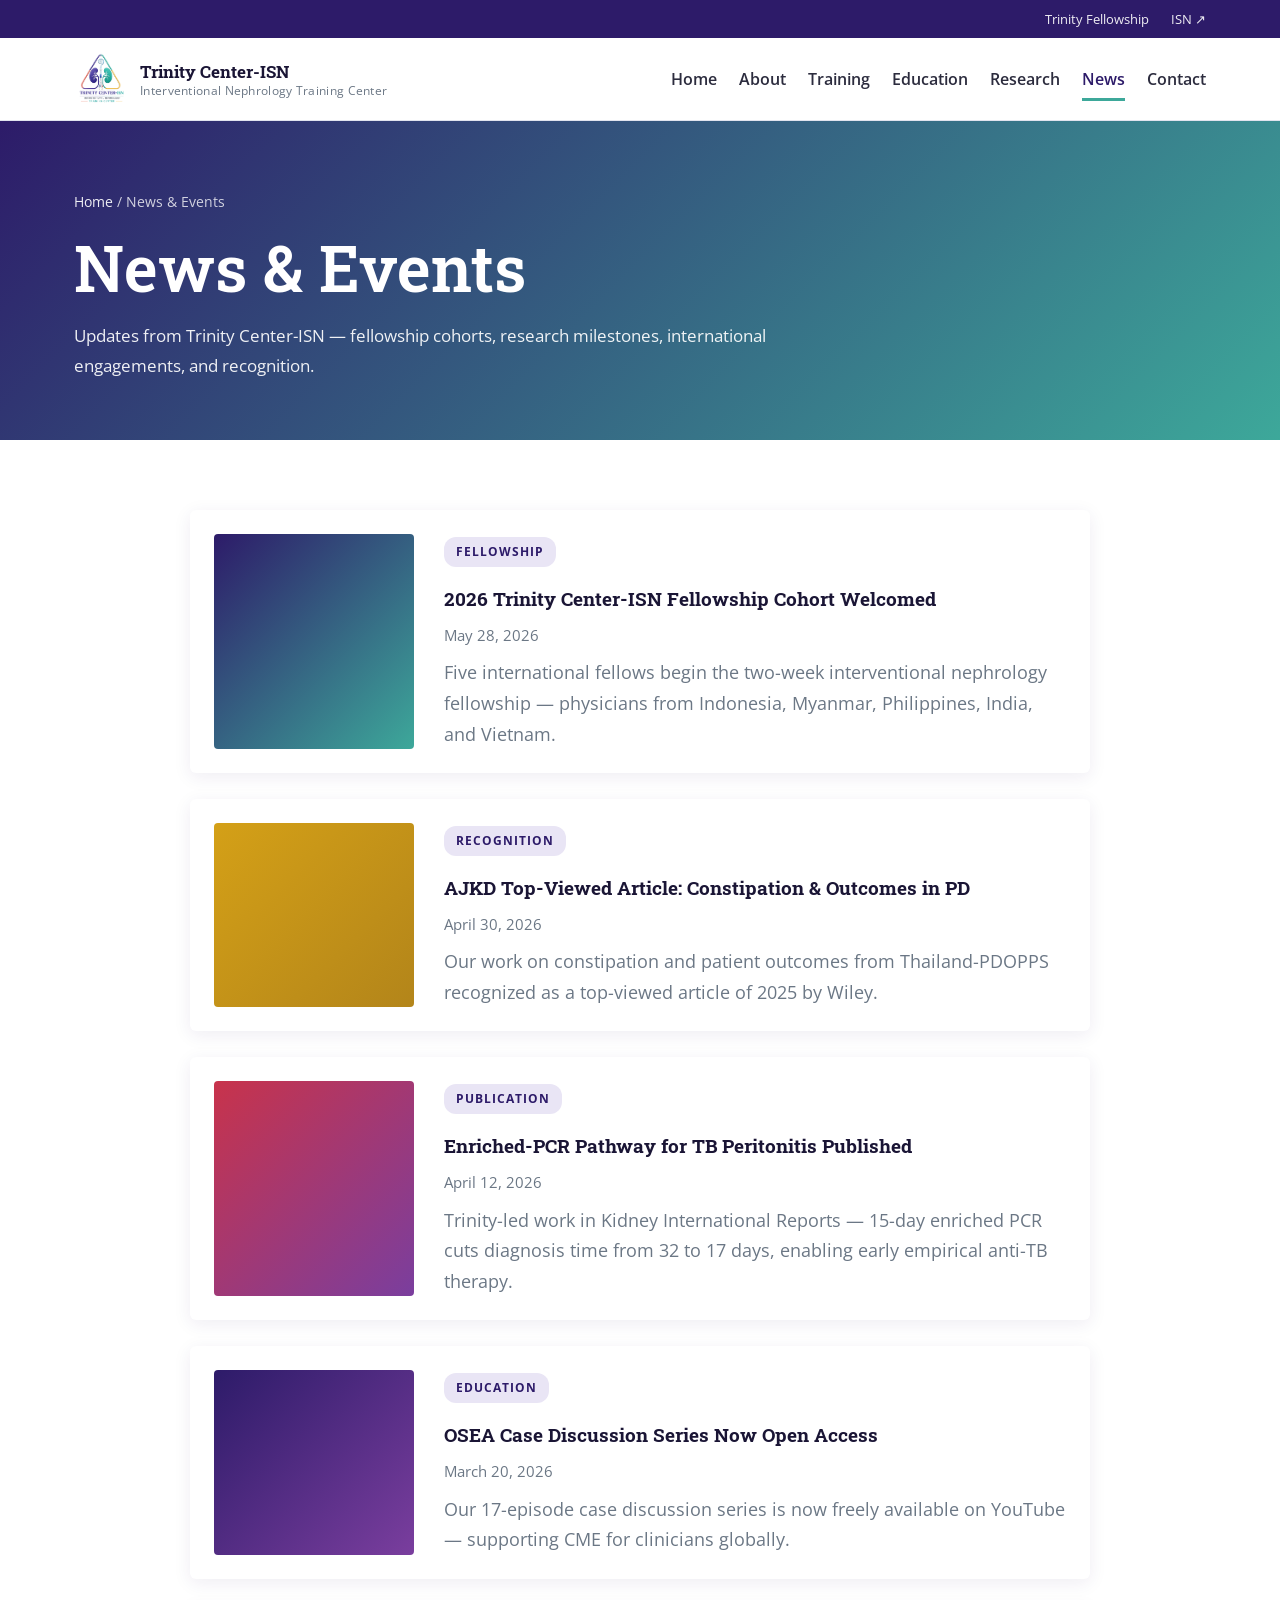
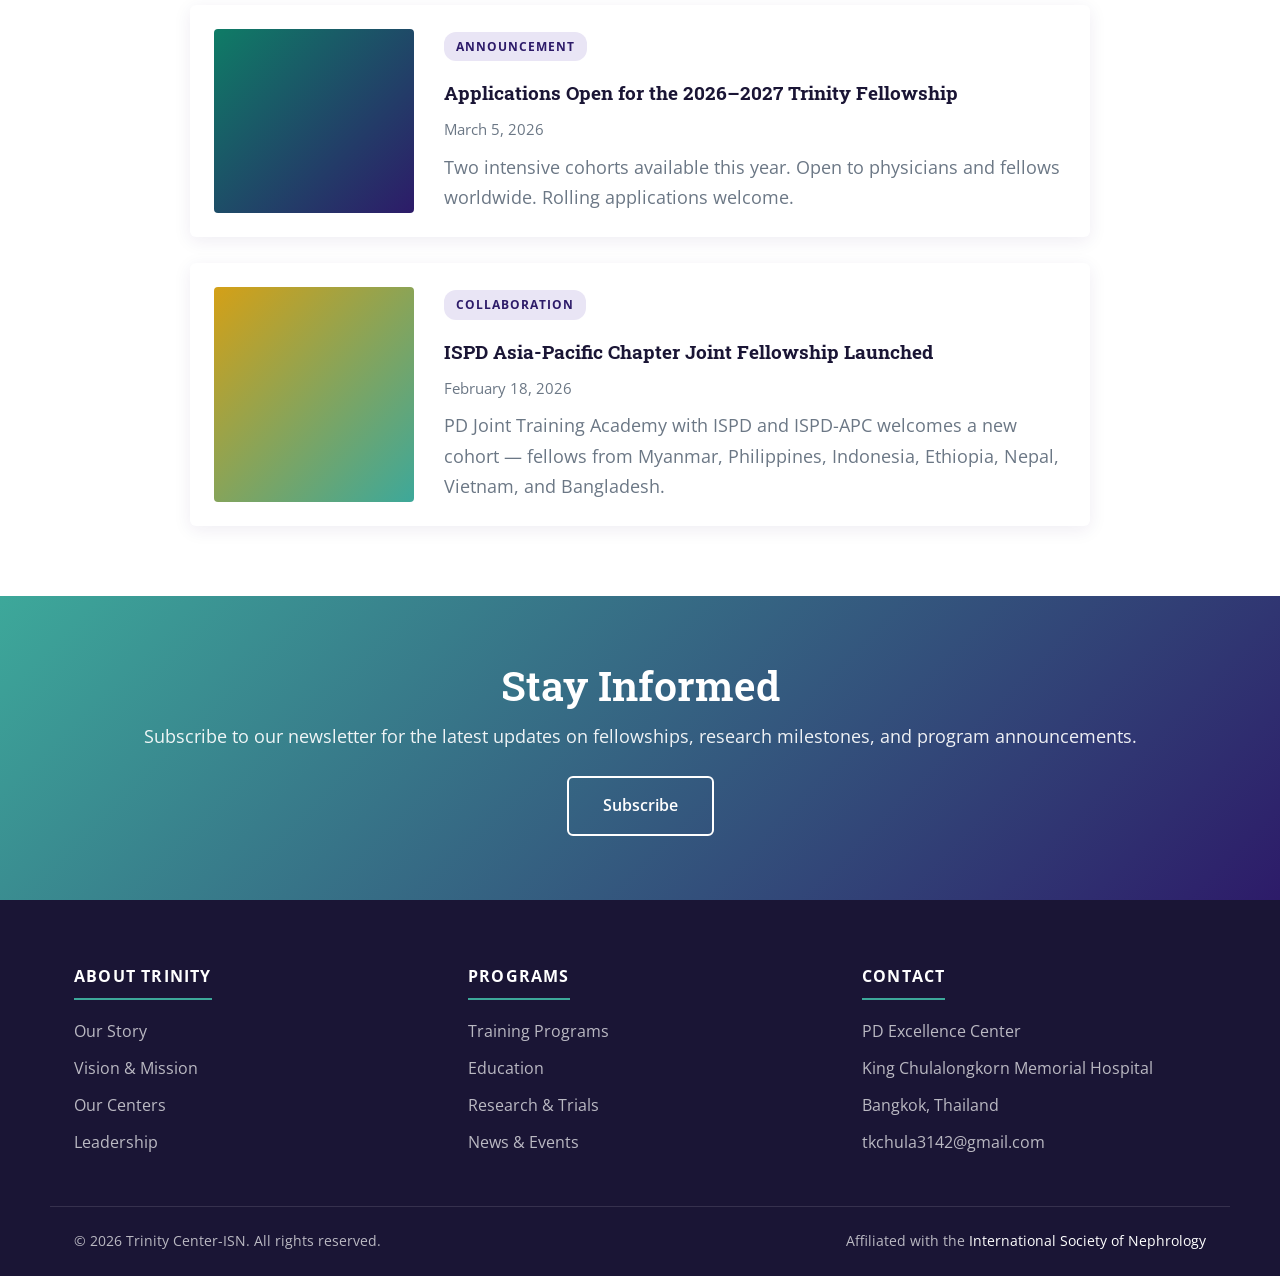
<file: news.html>
<!DOCTYPE html>
<html lang="en">
<head>
<meta charset="UTF-8" />
<meta name="viewport" content="width=device-width, initial-scale=1.0" />
<title>News &amp; Events — Trinity Center-ISN</title>
<link rel="stylesheet" href="assets/css/style.css" />
<link rel="icon" href="assets/img/trinity-logo.png" />
<link href="https://fonts.googleapis.com/css2?family=Open+Sans:wght@400;500;600;700&family=Roboto+Slab:wght@500;700&display=swap" rel="stylesheet">
</head>
<body>

<header class="site-header">
  <div class="topbar">
    <div class="container topbar-inner">
      <div class="topbar-left">
        <a href="#">Trinity Fellowship</a>
        <a href="https://www.theisn.org/" target="_blank" rel="noopener">ISN ↗</a>
      </div>
    </div>
  </div>
  <div class="container header-inner">
    <a href="index.html" class="brand">
      <img src="assets/img/trinity-logo.png" alt="Trinity Center-ISN" class="brand-logo" onerror="this.style.display='none';this.nextElementSibling.style.display='grid';">
      <span class="brand-mark" style="display:none;">T</span>
      <span class="brand-text">
        <strong>Trinity Center-ISN</strong>
        <small>Interventional Nephrology Training Center</small>
      </span>
    </a>
    <button class="nav-toggle" aria-label="Open menu" onclick="document.body.classList.toggle('nav-open')">
      <span></span><span></span><span></span>
    </button>
    <nav class="main-nav">
      <a href="index.html">Home</a>
      <a href="about.html">About</a>
      <a href="training.html">Training</a>
      <a href="education.html">Education</a>
      <a href="research.html">Research</a>
      <a href="news.html" class="active">News</a>
      <a href="apply.html">Contact</a>
    </nav>
  </div>
</header>

<section class="page-hero">
  <div class="container">
    <div class="crumbs"><a href="index.html">Home</a> / News &amp; Events</div>
    <h1>News &amp; Events</h1>
    <p>Updates from Trinity Center-ISN — fellowship cohorts, research milestones, international engagements, and recognition.</p>
  </div>
</section>

<section class="page-section">
  <div class="container">
    <div class="news-list">
      <article class="news-list-item">
        <div class="thumb" style="background: linear-gradient(135deg,#2d1b69,#3da89a);"></div>
        <div>
          <span class="tag">Fellowship</span>
          <h3>2026 Trinity Center-ISN Fellowship Cohort Welcomed</h3>
          <p style="margin: 8px 0;"><small style="color: var(--muted);">May 28, 2026</small></p>
          <p>Five international fellows begin the two-week interventional nephrology fellowship — physicians from Indonesia, Myanmar, Philippines, India, and Vietnam.</p>
        </div>
      </article>
      <article class="news-list-item">
        <div class="thumb" style="background: linear-gradient(135deg,#d4a017,#b3851a);"></div>
        <div>
          <span class="tag">Recognition</span>
          <h3>AJKD Top-Viewed Article: Constipation &amp; Outcomes in PD</h3>
          <p style="margin: 8px 0;"><small style="color: var(--muted);">April 30, 2026</small></p>
          <p>Our work on constipation and patient outcomes from Thailand-PDOPPS recognized as a top-viewed article of 2025 by Wiley.</p>
        </div>
      </article>
      <article class="news-list-item">
        <div class="thumb" style="background: linear-gradient(135deg,#c8334b,#7a3e9e);"></div>
        <div>
          <span class="tag">Publication</span>
          <h3>Enriched-PCR Pathway for TB Peritonitis Published</h3>
          <p style="margin: 8px 0;"><small style="color: var(--muted);">April 12, 2026</small></p>
          <p>Trinity-led work in Kidney International Reports — 15-day enriched PCR cuts diagnosis time from 32 to 17 days, enabling early empirical anti-TB therapy.</p>
        </div>
      </article>
      <article class="news-list-item">
        <div class="thumb" style="background: linear-gradient(135deg,#2d1b69,#7a3e9e);"></div>
        <div>
          <span class="tag">Education</span>
          <h3>OSEA Case Discussion Series Now Open Access</h3>
          <p style="margin: 8px 0;"><small style="color: var(--muted);">March 20, 2026</small></p>
          <p>Our 17-episode case discussion series is now freely available on YouTube — supporting CME for clinicians globally.</p>
        </div>
      </article>
      <article class="news-list-item">
        <div class="thumb" style="background: linear-gradient(135deg,#0f7c66,#2d1b69);"></div>
        <div>
          <span class="tag">Announcement</span>
          <h3>Applications Open for the 2026–2027 Trinity Fellowship</h3>
          <p style="margin: 8px 0;"><small style="color: var(--muted);">March 5, 2026</small></p>
          <p>Two intensive cohorts available this year. Open to physicians and fellows worldwide. Rolling applications welcome.</p>
        </div>
      </article>
      <article class="news-list-item">
        <div class="thumb" style="background: linear-gradient(135deg,#d4a017,#3da89a);"></div>
        <div>
          <span class="tag">Collaboration</span>
          <h3>ISPD Asia-Pacific Chapter Joint Fellowship Launched</h3>
          <p style="margin: 8px 0;"><small style="color: var(--muted);">February 18, 2026</small></p>
          <p>PD Joint Training Academy with ISPD and ISPD-APC welcomes a new cohort — fellows from Myanmar, Philippines, Indonesia, Ethiopia, Nepal, Vietnam, and Bangladesh.</p>
        </div>
      </article>
    </div>
  </div>
</section>

<section class="cta-band">
  <div class="container">
    <h2>Stay Informed</h2>
    <p>Subscribe to our newsletter for the latest updates on fellowships, research milestones, and program announcements.</p>
    <a href="apply.html" class="btn btn-light-outline">Subscribe</a>
  </div>
</section>

<footer class="site-footer">
  <div class="container footer-grid">
    <div>
      <h4>About Trinity</h4>
      <ul>
        <li><a href="about.html">Our Story</a></li>
        <li><a href="about.html">Vision &amp; Mission</a></li>
        <li><a href="about.html">Our Centers</a></li>
        <li><a href="about.html">Leadership</a></li>
      </ul>
    </div>
    <div>
      <h4>Programs</h4>
      <ul>
        <li><a href="training.html">Training Programs</a></li>
        <li><a href="education.html">Education</a></li>
        <li><a href="research.html">Research &amp; Trials</a></li>
        <li><a href="news.html">News &amp; Events</a></li>
      </ul>
    </div>
    <div>
      <h4>Contact</h4>
      <ul>
        <li>PD Excellence Center</li>
        <li>King Chulalongkorn Memorial Hospital</li>
        <li>Bangkok, Thailand</li>
        <li><a href="mailto:tkchula3142@gmail.com">tkchula3142@gmail.com</a></li>
      </ul>
    </div>
  </div>
  <div class="footer-bottom container">
    <span>© 2026 Trinity Center-ISN. All rights reserved.</span>
    <span>Affiliated with the <a href="https://www.theisn.org/" target="_blank" rel="noopener" style="color:#fff;">International Society of Nephrology</a></span>
  </div>
</footer>

<script src="assets/js/main.js"></script>
</body>
</html>
</file>
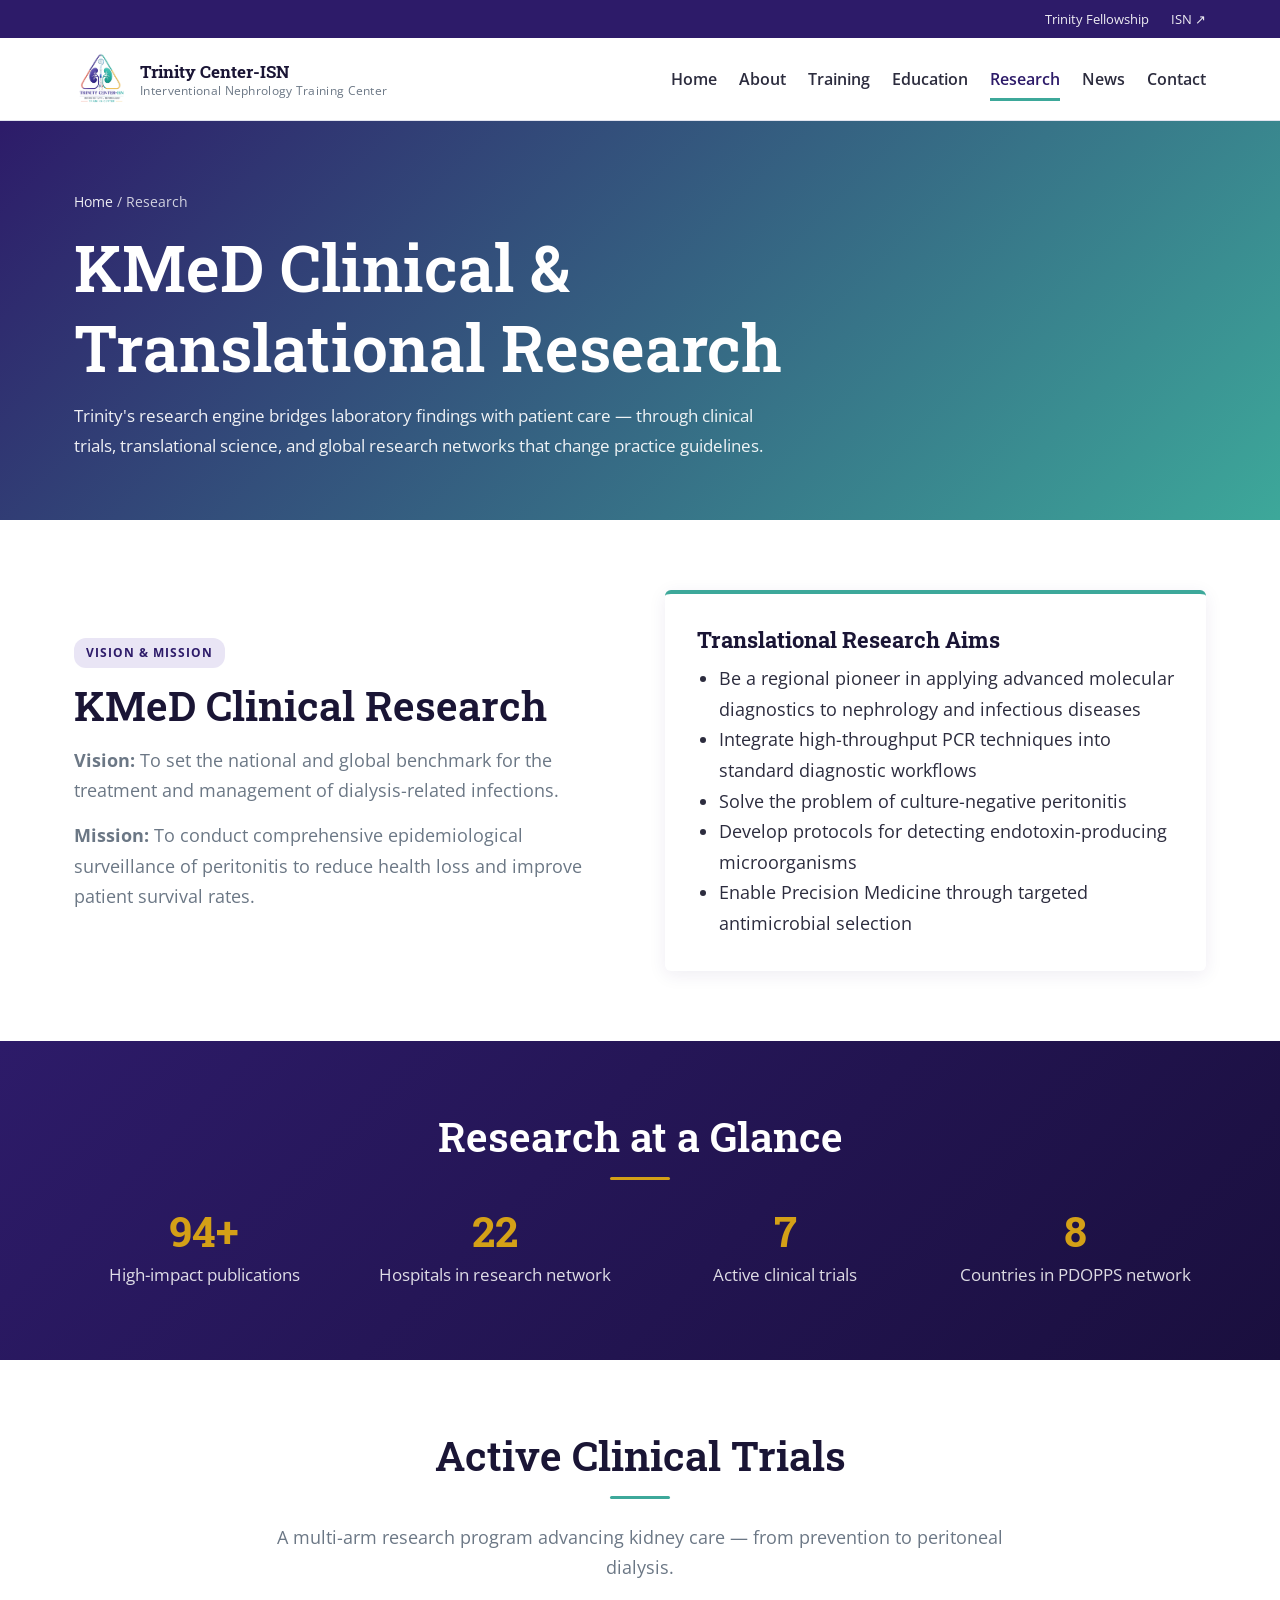
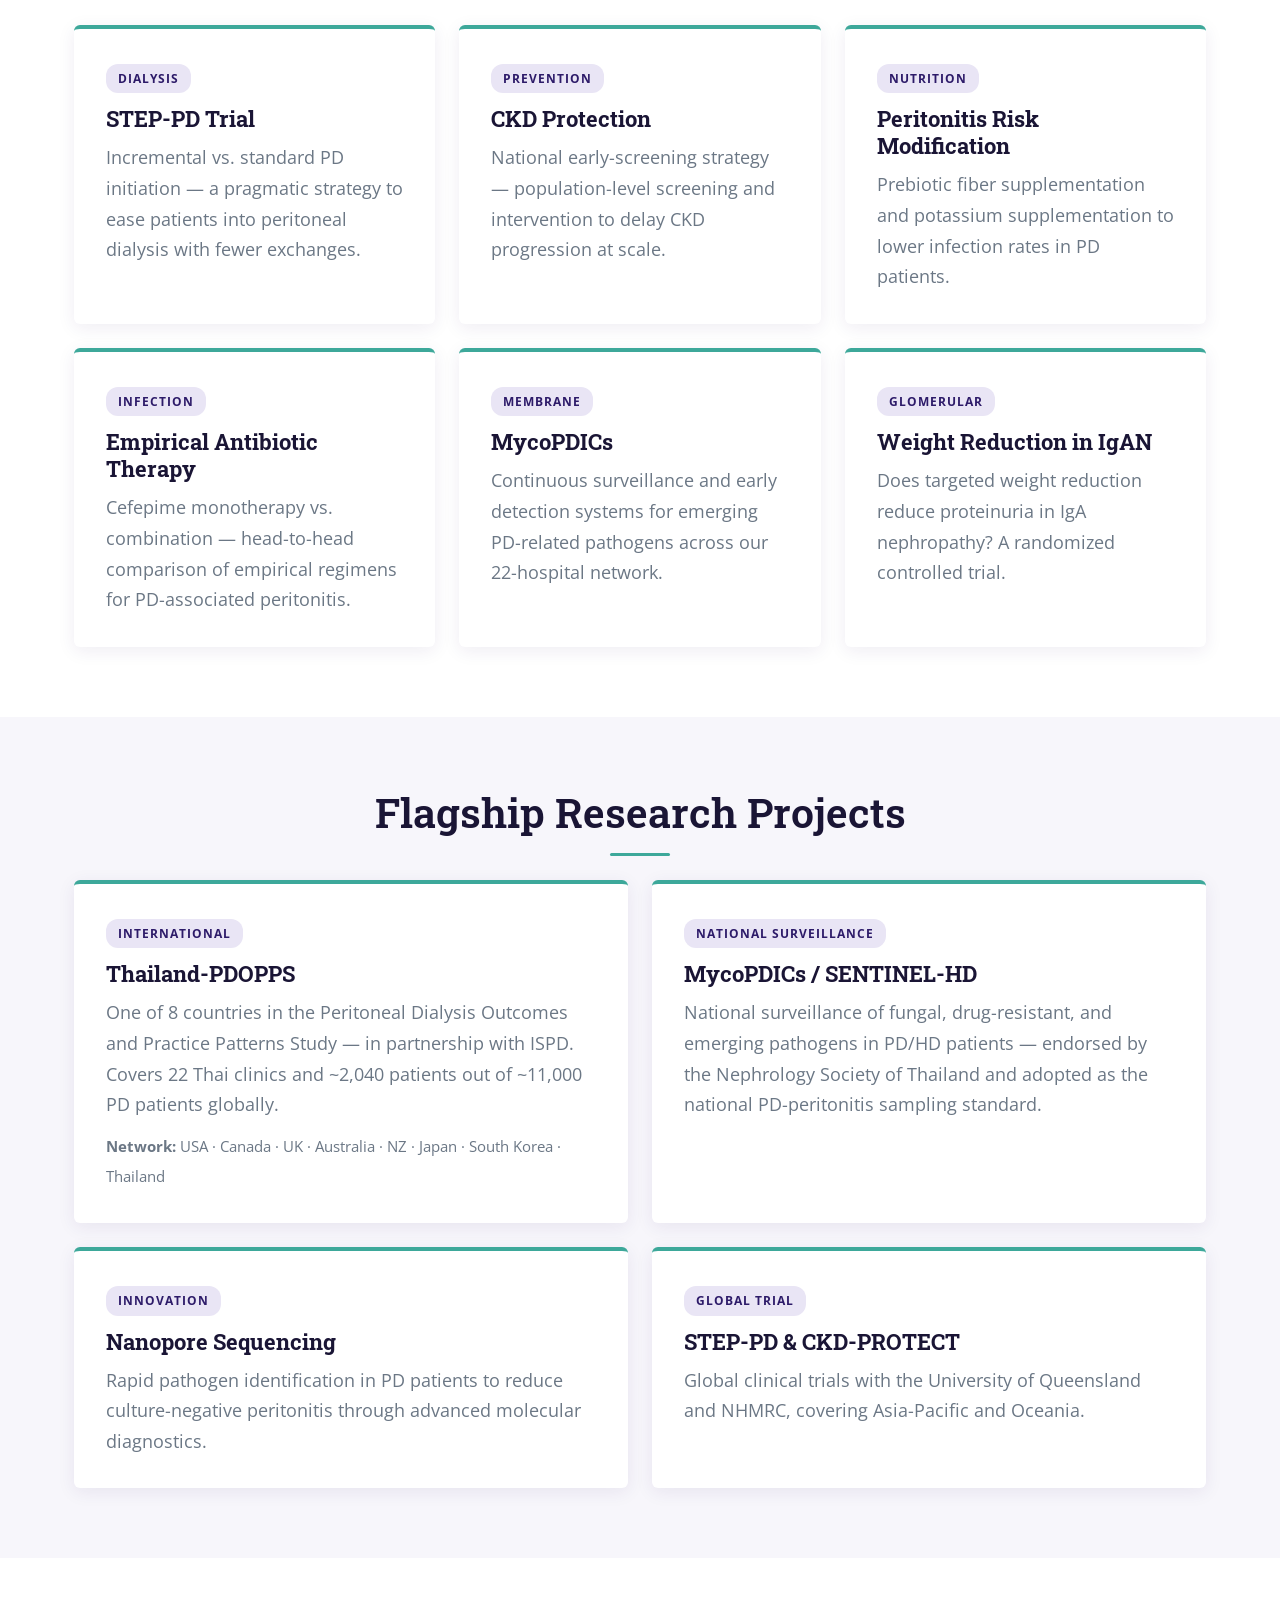
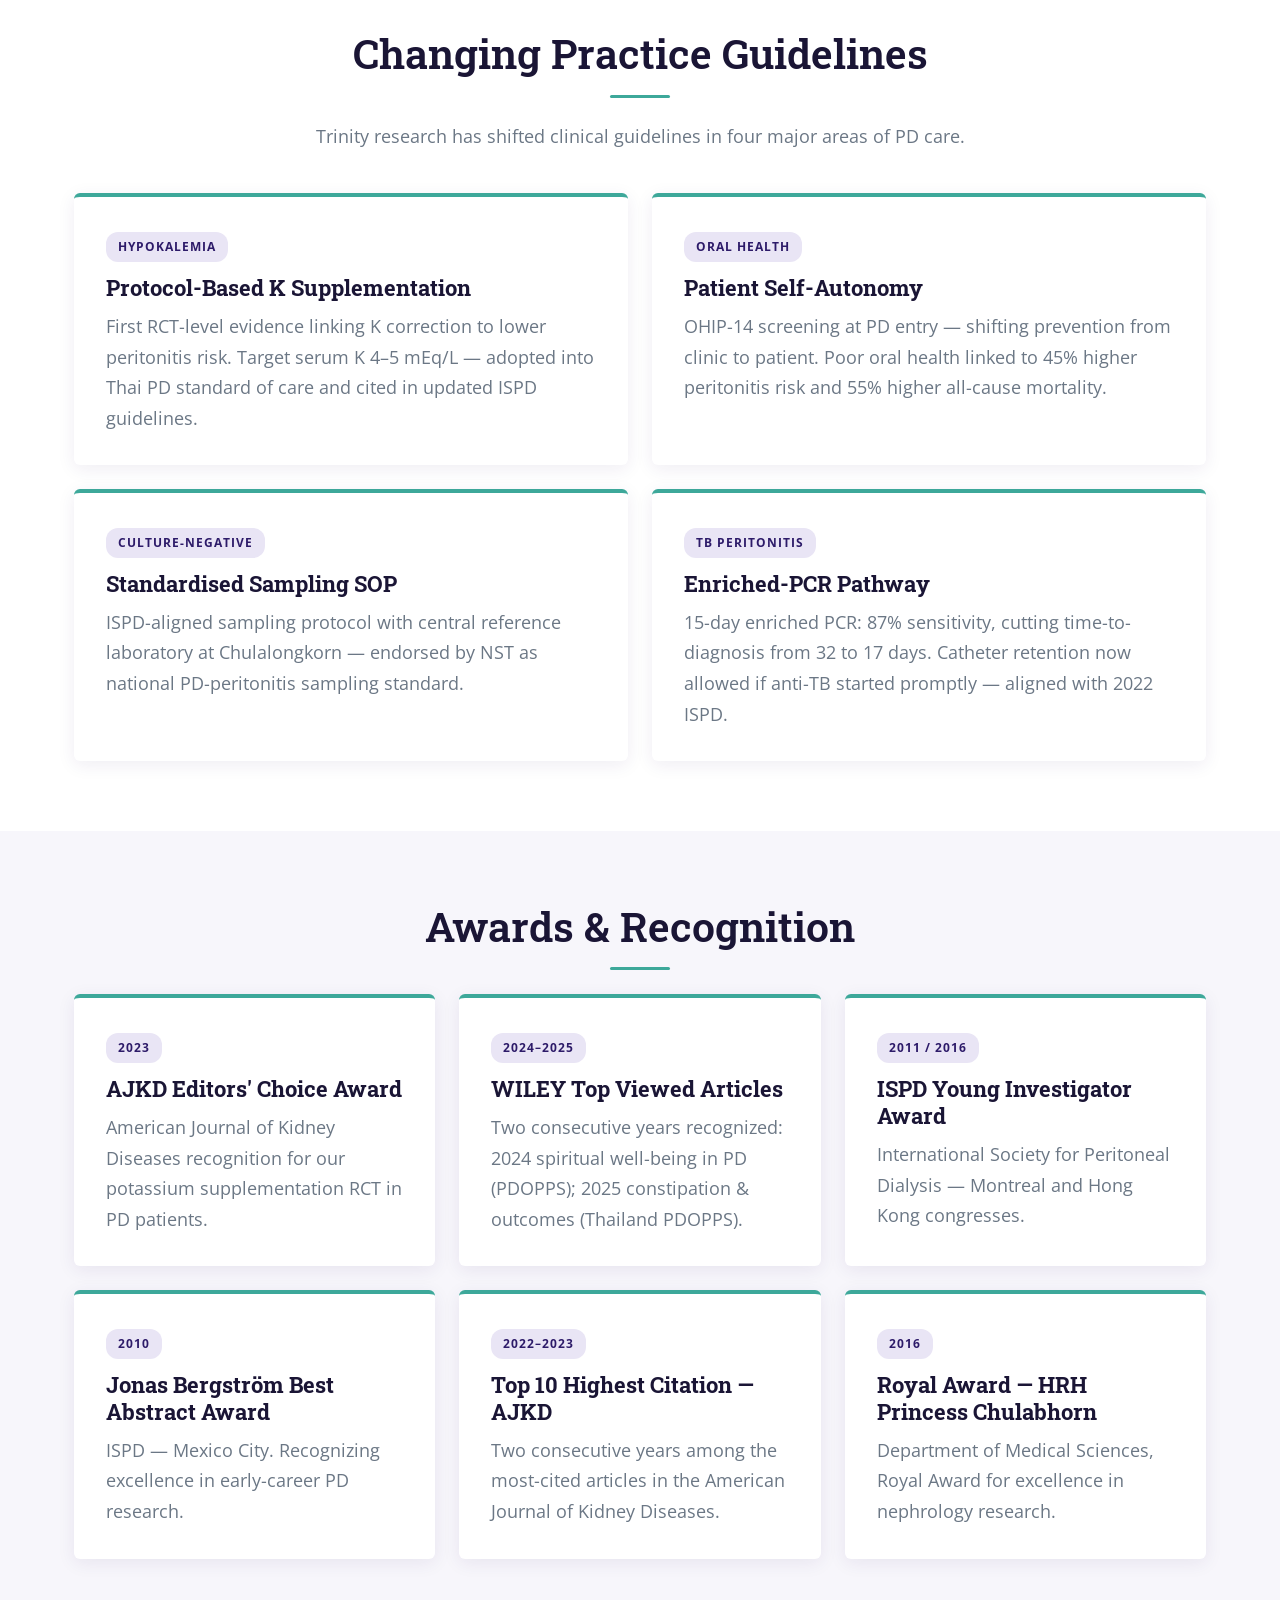
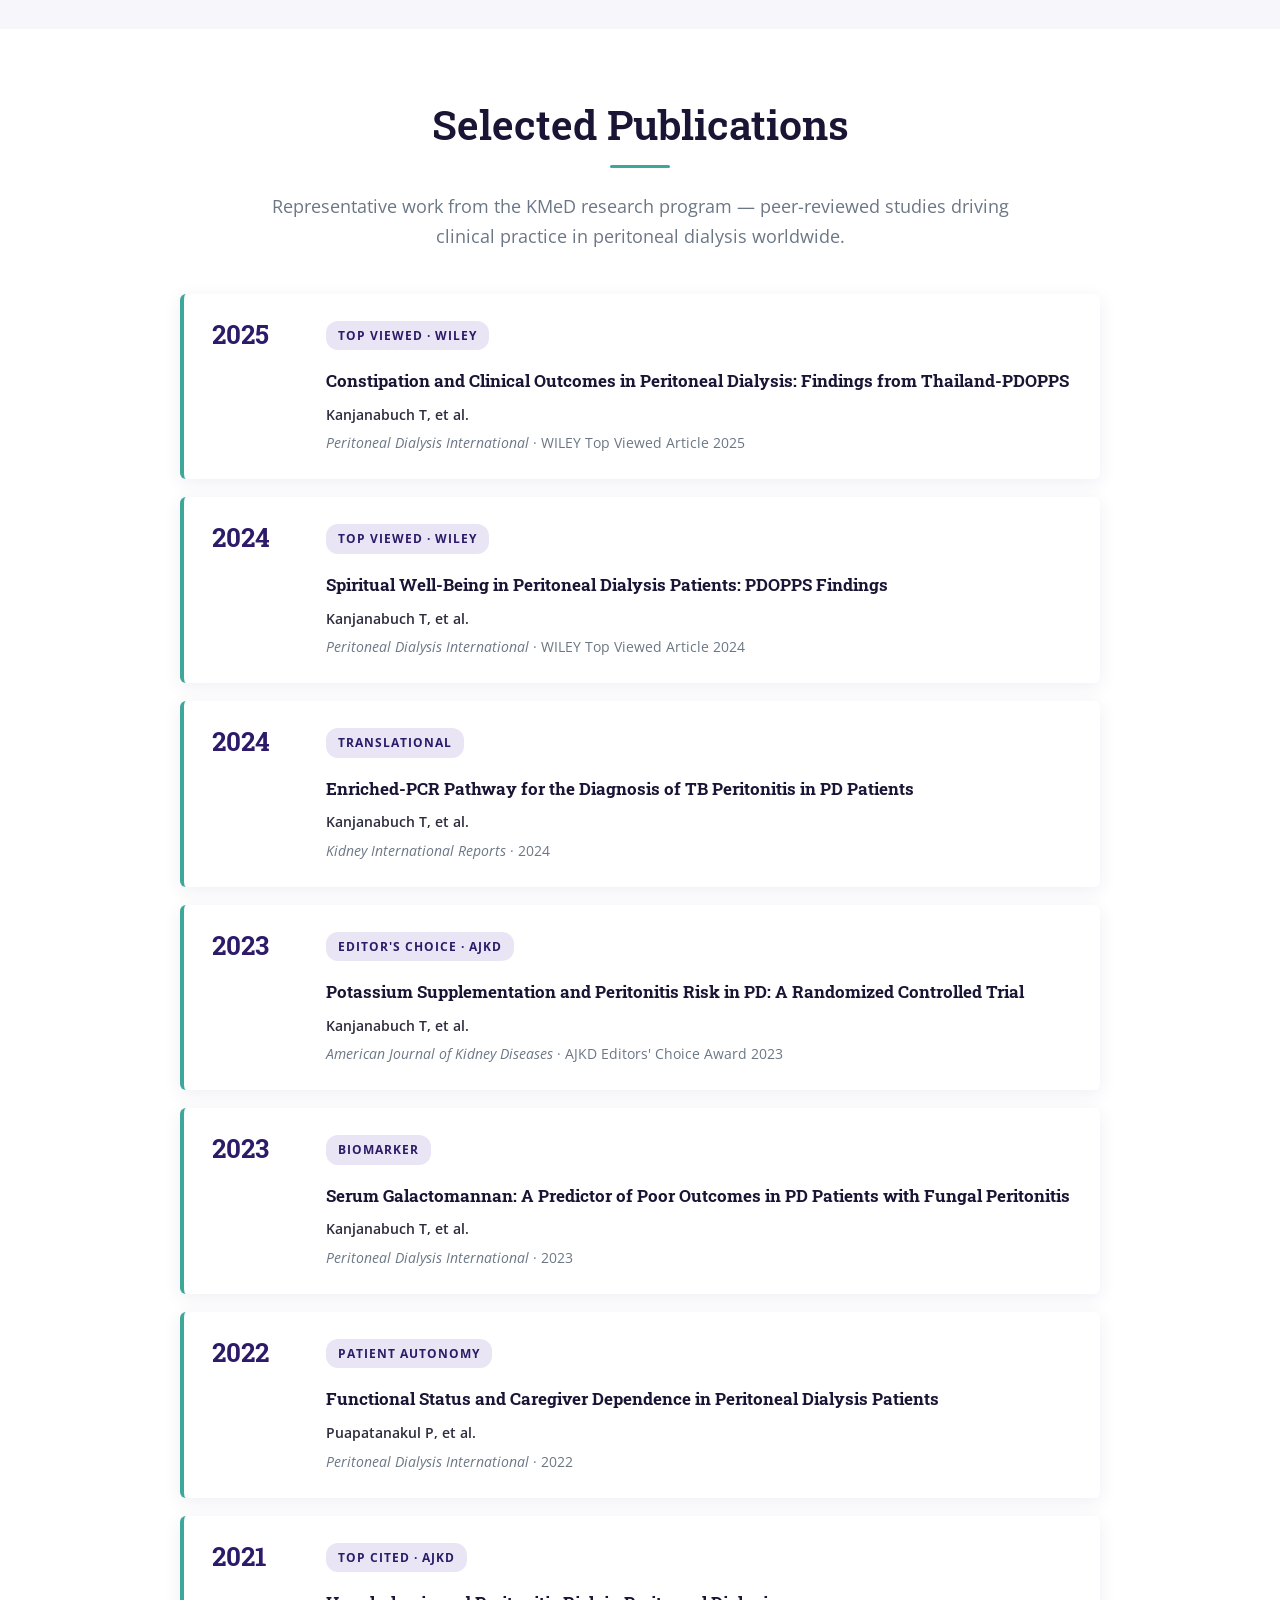
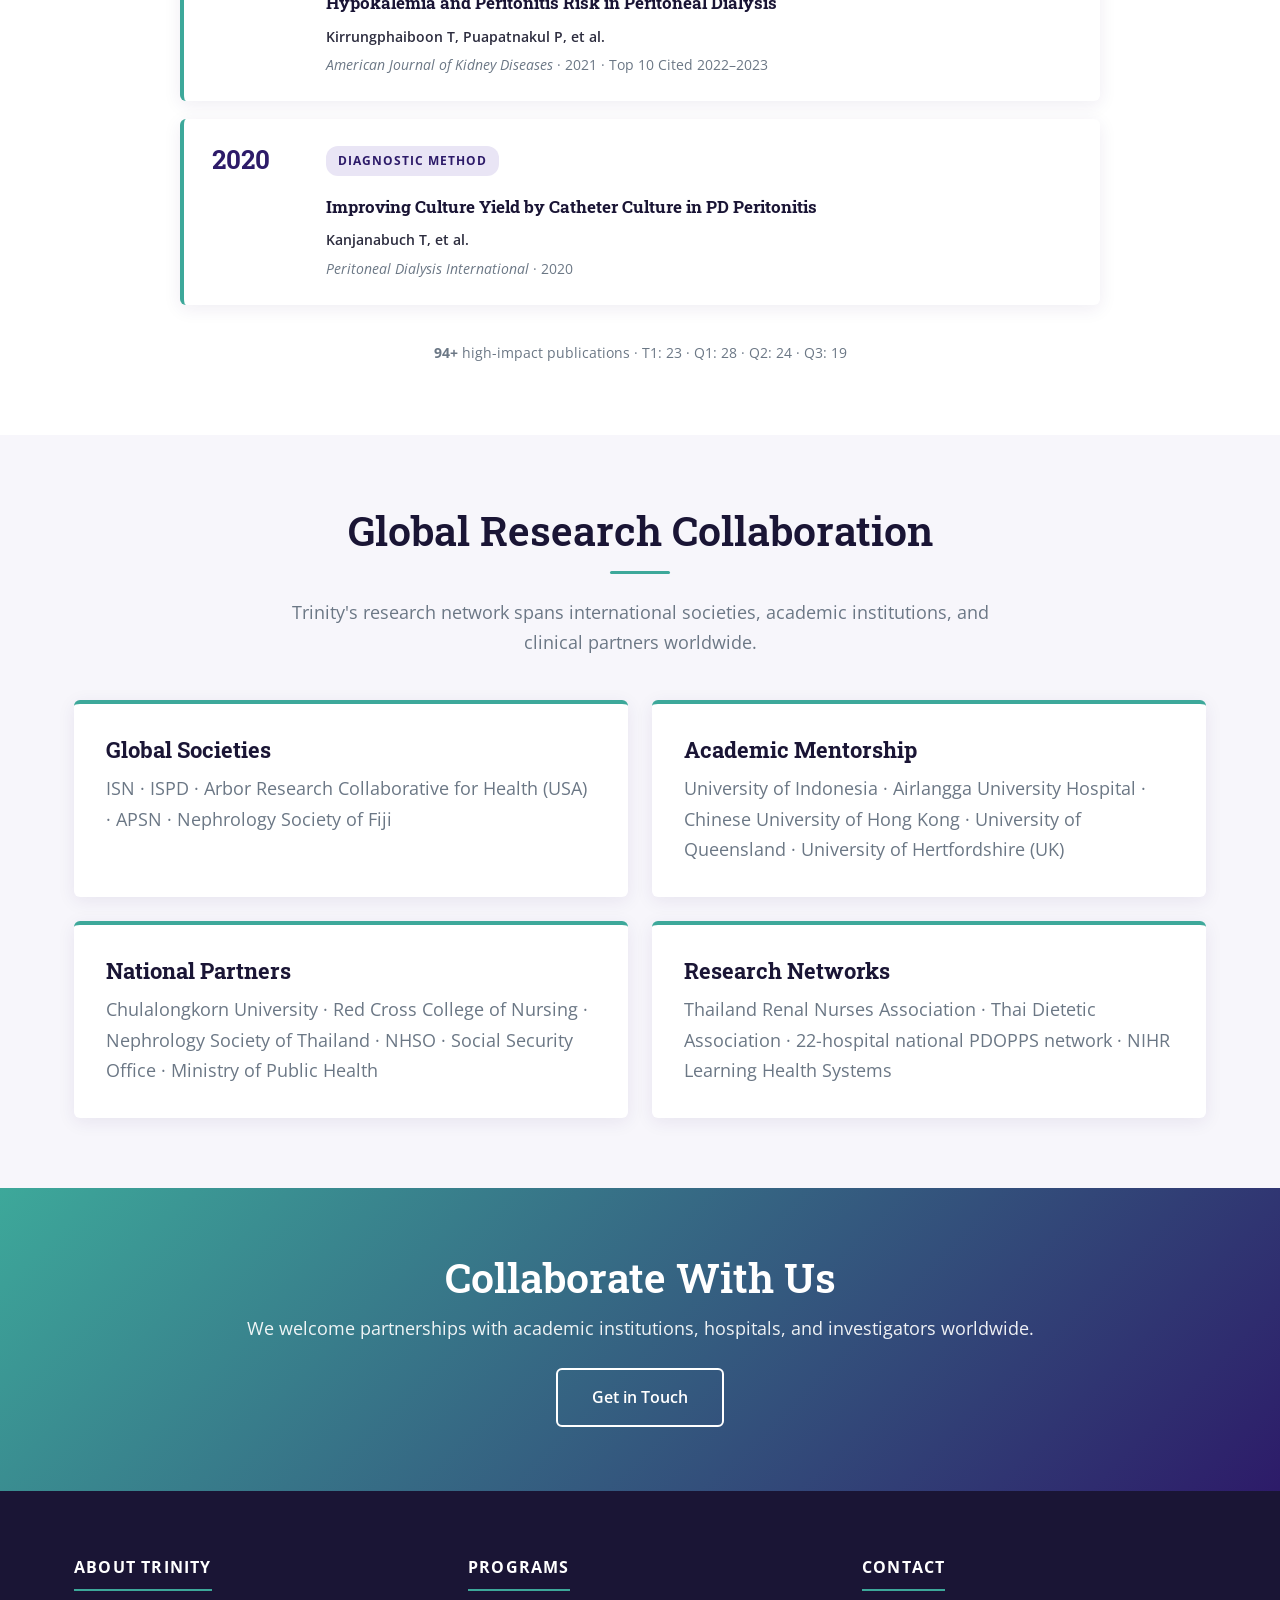
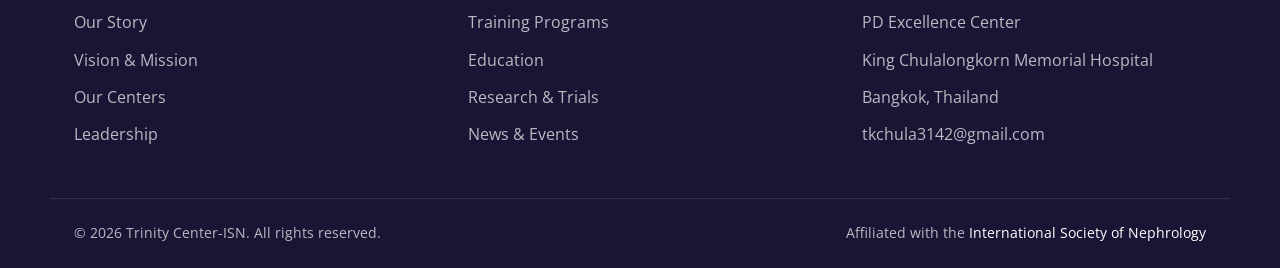
<file: research.html>
<!DOCTYPE html>
<html lang="en">
<head>
<meta charset="UTF-8" />
<meta name="viewport" content="width=device-width, initial-scale=1.0" />
<title>Research — Trinity Center-ISN</title>
<link rel="stylesheet" href="assets/css/style.css" />
<link rel="icon" href="assets/img/trinity-logo.png" />
<link href="https://fonts.googleapis.com/css2?family=Open+Sans:wght@400;500;600;700&family=Roboto+Slab:wght@500;700&display=swap" rel="stylesheet">
</head>
<body>

<header class="site-header">
  <div class="topbar">
    <div class="container topbar-inner">
      <div class="topbar-left">
        <a href="#">Trinity Fellowship</a>
        <a href="https://www.theisn.org/" target="_blank" rel="noopener">ISN ↗</a>
      </div>
    </div>
  </div>
  <div class="container header-inner">
    <a href="index.html" class="brand">
      <img src="assets/img/trinity-logo.png" alt="Trinity Center-ISN" class="brand-logo" onerror="this.style.display='none';this.nextElementSibling.style.display='grid';">
      <span class="brand-mark" style="display:none;">T</span>
      <span class="brand-text">
        <strong>Trinity Center-ISN</strong>
        <small>Interventional Nephrology Training Center</small>
      </span>
    </a>
    <button class="nav-toggle" aria-label="Open menu" onclick="document.body.classList.toggle('nav-open')">
      <span></span><span></span><span></span>
    </button>
    <nav class="main-nav">
      <a href="index.html">Home</a>
      <a href="about.html">About</a>
      <a href="training.html">Training</a>
      <a href="education.html">Education</a>
      <a href="research.html" class="active">Research</a>
      <a href="news.html">News</a>
      <a href="apply.html">Contact</a>
    </nav>
  </div>
</header>

<section class="page-hero">
  <div class="container">
    <div class="crumbs"><a href="index.html">Home</a> / Research</div>
    <h1>KMeD Clinical &amp; Translational Research</h1>
    <p>Trinity's research engine bridges laboratory findings with patient care — through clinical trials, translational science, and global research networks that change practice guidelines.</p>
  </div>
</section>

<section class="page-section">
  <div class="container content-grid">
    <div>
      <span class="tag">Vision &amp; Mission</span>
      <h2>KMeD Clinical Research</h2>
      <p><strong>Vision:</strong> To set the national and global benchmark for the treatment and management of dialysis-related infections.</p>
      <p><strong>Mission:</strong> To conduct comprehensive epidemiological surveillance of peritonitis to reduce health loss and improve patient survival rates.</p>
    </div>
    <div class="content-card">
      <h3>Translational Research Aims</h3>
      <ul style="padding-left: 22px;">
        <li>Be a regional pioneer in applying advanced molecular diagnostics to nephrology and infectious diseases</li>
        <li>Integrate high-throughput PCR techniques into standard diagnostic workflows</li>
        <li>Solve the problem of culture-negative peritonitis</li>
        <li>Develop protocols for detecting endotoxin-producing microorganisms</li>
        <li>Enable Precision Medicine through targeted antimicrobial selection</li>
      </ul>
    </div>
  </div>
</section>

<section class="impact-band">
  <div class="container">
    <h2 class="section-title">Research at a Glance</h2>
    <div class="impact-grid">
      <div class="impact-item"><strong>94+</strong><span>High-impact publications</span></div>
      <div class="impact-item"><strong>22</strong><span>Hospitals in research network</span></div>
      <div class="impact-item"><strong>7</strong><span>Active clinical trials</span></div>
      <div class="impact-item"><strong>8</strong><span>Countries in PDOPPS network</span></div>
    </div>
  </div>
</section>

<section class="page-section">
  <div class="container">
    <h2 class="section-title">Active Clinical Trials</h2>
    <p class="section-lead">A multi-arm research program advancing kidney care — from prevention to peritoneal dialysis.</p>
    <div class="card-grid">
      <div class="content-card">
        <span class="tag">Dialysis</span>
        <h3>STEP-PD Trial</h3>
        <p>Incremental vs. standard PD initiation — a pragmatic strategy to ease patients into peritoneal dialysis with fewer exchanges.</p>
      </div>
      <div class="content-card">
        <span class="tag">Prevention</span>
        <h3>CKD Protection</h3>
        <p>National early-screening strategy — population-level screening and intervention to delay CKD progression at scale.</p>
      </div>
      <div class="content-card">
        <span class="tag">Nutrition</span>
        <h3>Peritonitis Risk Modification</h3>
        <p>Prebiotic fiber supplementation and potassium supplementation to lower infection rates in PD patients.</p>
      </div>
      <div class="content-card">
        <span class="tag">Infection</span>
        <h3>Empirical Antibiotic Therapy</h3>
        <p>Cefepime monotherapy vs. combination — head-to-head comparison of empirical regimens for PD-associated peritonitis.</p>
      </div>
      <div class="content-card">
        <span class="tag">Membrane</span>
        <h3>MycoPDICs</h3>
        <p>Continuous surveillance and early detection systems for emerging PD-related pathogens across our 22-hospital network.</p>
      </div>
      <div class="content-card">
        <span class="tag">Glomerular</span>
        <h3>Weight Reduction in IgAN</h3>
        <p>Does targeted weight reduction reduce proteinuria in IgA nephropathy? A randomized controlled trial.</p>
      </div>
    </div>
  </div>
</section>

<section class="page-section alt">
  <div class="container">
    <h2 class="section-title">Flagship Research Projects</h2>
    <div class="card-grid cols-2">
      <div class="content-card">
        <span class="tag">International</span>
        <h3>Thailand-PDOPPS</h3>
        <p>One of 8 countries in the Peritoneal Dialysis Outcomes and Practice Patterns Study — in partnership with ISPD. Covers 22 Thai clinics and ~2,040 patients out of ~11,000 PD patients globally.</p>
        <p style="margin-top: 10px;"><small><strong>Network:</strong> USA · Canada · UK · Australia · NZ · Japan · South Korea · Thailand</small></p>
      </div>
      <div class="content-card">
        <span class="tag">National Surveillance</span>
        <h3>MycoPDICs / SENTINEL-HD</h3>
        <p>National surveillance of fungal, drug-resistant, and emerging pathogens in PD/HD patients — endorsed by the Nephrology Society of Thailand and adopted as the national PD-peritonitis sampling standard.</p>
      </div>
      <div class="content-card">
        <span class="tag">Innovation</span>
        <h3>Nanopore Sequencing</h3>
        <p>Rapid pathogen identification in PD patients to reduce culture-negative peritonitis through advanced molecular diagnostics.</p>
      </div>
      <div class="content-card">
        <span class="tag">Global Trial</span>
        <h3>STEP-PD &amp; CKD-PROTECT</h3>
        <p>Global clinical trials with the University of Queensland and NHMRC, covering Asia-Pacific and Oceania.</p>
      </div>
    </div>
  </div>
</section>

<section class="page-section">
  <div class="container">
    <h2 class="section-title">Changing Practice Guidelines</h2>
    <p class="section-lead">Trinity research has shifted clinical guidelines in four major areas of PD care.</p>
    <div class="card-grid cols-2">
      <div class="content-card">
        <span class="tag">Hypokalemia</span>
        <h3>Protocol-Based K Supplementation</h3>
        <p>First RCT-level evidence linking K correction to lower peritonitis risk. Target serum K 4–5 mEq/L — adopted into Thai PD standard of care and cited in updated ISPD guidelines.</p>
      </div>
      <div class="content-card">
        <span class="tag">Oral Health</span>
        <h3>Patient Self-Autonomy</h3>
        <p>OHIP-14 screening at PD entry — shifting prevention from clinic to patient. Poor oral health linked to 45% higher peritonitis risk and 55% higher all-cause mortality.</p>
      </div>
      <div class="content-card">
        <span class="tag">Culture-Negative</span>
        <h3>Standardised Sampling SOP</h3>
        <p>ISPD-aligned sampling protocol with central reference laboratory at Chulalongkorn — endorsed by NST as national PD-peritonitis sampling standard.</p>
      </div>
      <div class="content-card">
        <span class="tag">TB Peritonitis</span>
        <h3>Enriched-PCR Pathway</h3>
        <p>15-day enriched PCR: 87% sensitivity, cutting time-to-diagnosis from 32 to 17 days. Catheter retention now allowed if anti-TB started promptly — aligned with 2022 ISPD.</p>
      </div>
    </div>
  </div>
</section>

<section class="page-section alt">
  <div class="container">
    <h2 class="section-title">Awards &amp; Recognition</h2>
    <div class="card-grid">
      <div class="content-card">
        <span class="tag">2023</span>
        <h3>AJKD Editors' Choice Award</h3>
        <p>American Journal of Kidney Diseases recognition for our potassium supplementation RCT in PD patients.</p>
      </div>
      <div class="content-card">
        <span class="tag">2024–2025</span>
        <h3>WILEY Top Viewed Articles</h3>
        <p>Two consecutive years recognized: 2024 spiritual well-being in PD (PDOPPS); 2025 constipation &amp; outcomes (Thailand PDOPPS).</p>
      </div>
      <div class="content-card">
        <span class="tag">2011 / 2016</span>
        <h3>ISPD Young Investigator Award</h3>
        <p>International Society for Peritoneal Dialysis — Montreal and Hong Kong congresses.</p>
      </div>
      <div class="content-card">
        <span class="tag">2010</span>
        <h3>Jonas Bergström Best Abstract Award</h3>
        <p>ISPD — Mexico City. Recognizing excellence in early-career PD research.</p>
      </div>
      <div class="content-card">
        <span class="tag">2022–2023</span>
        <h3>Top 10 Highest Citation — AJKD</h3>
        <p>Two consecutive years among the most-cited articles in the American Journal of Kidney Diseases.</p>
      </div>
      <div class="content-card">
        <span class="tag">2016</span>
        <h3>Royal Award — HRH Princess Chulabhorn</h3>
        <p>Department of Medical Sciences, Royal Award for excellence in nephrology research.</p>
      </div>
    </div>
  </div>
</section>

<section class="page-section">
  <div class="container">
    <h2 class="section-title">Selected Publications</h2>
    <p class="section-lead">Representative work from the KMeD research program — peer-reviewed studies driving clinical practice in peritoneal dialysis worldwide.</p>
    <div class="pub-list">
      <article class="pub-item">
        <span class="pub-year">2025</span>
        <div class="pub-body">
          <span class="tag">Top Viewed · Wiley</span>
          <h3>Constipation and Clinical Outcomes in Peritoneal Dialysis: Findings from Thailand-PDOPPS</h3>
          <p class="pub-authors">Kanjanabuch T, et al.</p>
          <p class="pub-journal"><em>Peritoneal Dialysis International</em> · WILEY Top Viewed Article 2025</p>
        </div>
      </article>

      <article class="pub-item">
        <span class="pub-year">2024</span>
        <div class="pub-body">
          <span class="tag">Top Viewed · Wiley</span>
          <h3>Spiritual Well-Being in Peritoneal Dialysis Patients: PDOPPS Findings</h3>
          <p class="pub-authors">Kanjanabuch T, et al.</p>
          <p class="pub-journal"><em>Peritoneal Dialysis International</em> · WILEY Top Viewed Article 2024</p>
        </div>
      </article>

      <article class="pub-item">
        <span class="pub-year">2024</span>
        <div class="pub-body">
          <span class="tag">Translational</span>
          <h3>Enriched-PCR Pathway for the Diagnosis of TB Peritonitis in PD Patients</h3>
          <p class="pub-authors">Kanjanabuch T, et al.</p>
          <p class="pub-journal"><em>Kidney International Reports</em> · 2024</p>
        </div>
      </article>

      <article class="pub-item">
        <span class="pub-year">2023</span>
        <div class="pub-body">
          <span class="tag">Editor's Choice · AJKD</span>
          <h3>Potassium Supplementation and Peritonitis Risk in PD: A Randomized Controlled Trial</h3>
          <p class="pub-authors">Kanjanabuch T, et al.</p>
          <p class="pub-journal"><em>American Journal of Kidney Diseases</em> · AJKD Editors' Choice Award 2023</p>
        </div>
      </article>

      <article class="pub-item">
        <span class="pub-year">2023</span>
        <div class="pub-body">
          <span class="tag">Biomarker</span>
          <h3>Serum Galactomannan: A Predictor of Poor Outcomes in PD Patients with Fungal Peritonitis</h3>
          <p class="pub-authors">Kanjanabuch T, et al.</p>
          <p class="pub-journal"><em>Peritoneal Dialysis International</em> · 2023</p>
        </div>
      </article>

      <article class="pub-item">
        <span class="pub-year">2022</span>
        <div class="pub-body">
          <span class="tag">Patient Autonomy</span>
          <h3>Functional Status and Caregiver Dependence in Peritoneal Dialysis Patients</h3>
          <p class="pub-authors">Puapatanakul P, et al.</p>
          <p class="pub-journal"><em>Peritoneal Dialysis International</em> · 2022</p>
        </div>
      </article>

      <article class="pub-item">
        <span class="pub-year">2021</span>
        <div class="pub-body">
          <span class="tag">Top Cited · AJKD</span>
          <h3>Hypokalemia and Peritonitis Risk in Peritoneal Dialysis</h3>
          <p class="pub-authors">Kirrungphaiboon T, Puapatnakul P, et al.</p>
          <p class="pub-journal"><em>American Journal of Kidney Diseases</em> · 2021 · Top 10 Cited 2022–2023</p>
        </div>
      </article>

      <article class="pub-item">
        <span class="pub-year">2020</span>
        <div class="pub-body">
          <span class="tag">Diagnostic Method</span>
          <h3>Improving Culture Yield by Catheter Culture in PD Peritonitis</h3>
          <p class="pub-authors">Kanjanabuch T, et al.</p>
          <p class="pub-journal"><em>Peritoneal Dialysis International</em> · 2020</p>
        </div>
      </article>
    </div>

    <div style="text-align:center; margin-top: 36px;">
      <p style="font-size: 0.9rem; color: var(--muted);"><strong>94+</strong> high-impact publications · T1: 23 · Q1: 28 · Q2: 24 · Q3: 19</p>
    </div>
  </div>
</section>

<section class="page-section alt">
  <div class="container">
    <h2 class="section-title">Global Research Collaboration</h2>
    <p class="section-lead">Trinity's research network spans international societies, academic institutions, and clinical partners worldwide.</p>
    <div class="card-grid cols-2">
      <div class="content-card">
        <h3>Global Societies</h3>
        <p>ISN · ISPD · Arbor Research Collaborative for Health (USA) · APSN · Nephrology Society of Fiji</p>
      </div>
      <div class="content-card">
        <h3>Academic Mentorship</h3>
        <p>University of Indonesia · Airlangga University Hospital · Chinese University of Hong Kong · University of Queensland · University of Hertfordshire (UK)</p>
      </div>
      <div class="content-card">
        <h3>National Partners</h3>
        <p>Chulalongkorn University · Red Cross College of Nursing · Nephrology Society of Thailand · NHSO · Social Security Office · Ministry of Public Health</p>
      </div>
      <div class="content-card">
        <h3>Research Networks</h3>
        <p>Thailand Renal Nurses Association · Thai Dietetic Association · 22-hospital national PDOPPS network · NIHR Learning Health Systems</p>
      </div>
    </div>
  </div>
</section>

<section class="cta-band">
  <div class="container">
    <h2>Collaborate With Us</h2>
    <p>We welcome partnerships with academic institutions, hospitals, and investigators worldwide.</p>
    <a href="apply.html" class="btn btn-light-outline">Get in Touch</a>
  </div>
</section>

<footer class="site-footer">
  <div class="container footer-grid">
    <div>
      <h4>About Trinity</h4>
      <ul>
        <li><a href="about.html">Our Story</a></li>
        <li><a href="about.html">Vision &amp; Mission</a></li>
        <li><a href="about.html">Our Centers</a></li>
        <li><a href="about.html">Leadership</a></li>
      </ul>
    </div>
    <div>
      <h4>Programs</h4>
      <ul>
        <li><a href="training.html">Training Programs</a></li>
        <li><a href="education.html">Education</a></li>
        <li><a href="research.html">Research &amp; Trials</a></li>
        <li><a href="news.html">News &amp; Events</a></li>
      </ul>
    </div>
    <div>
      <h4>Contact</h4>
      <ul>
        <li>PD Excellence Center</li>
        <li>King Chulalongkorn Memorial Hospital</li>
        <li>Bangkok, Thailand</li>
        <li><a href="mailto:tkchula3142@gmail.com">tkchula3142@gmail.com</a></li>
      </ul>
    </div>
  </div>
  <div class="footer-bottom container">
    <span>© 2026 Trinity Center-ISN. All rights reserved.</span>
    <span>Affiliated with the <a href="https://www.theisn.org/" target="_blank" rel="noopener" style="color:#fff;">International Society of Nephrology</a></span>
  </div>
</footer>

<script src="assets/js/main.js"></script>
</body>
</html>
</file>
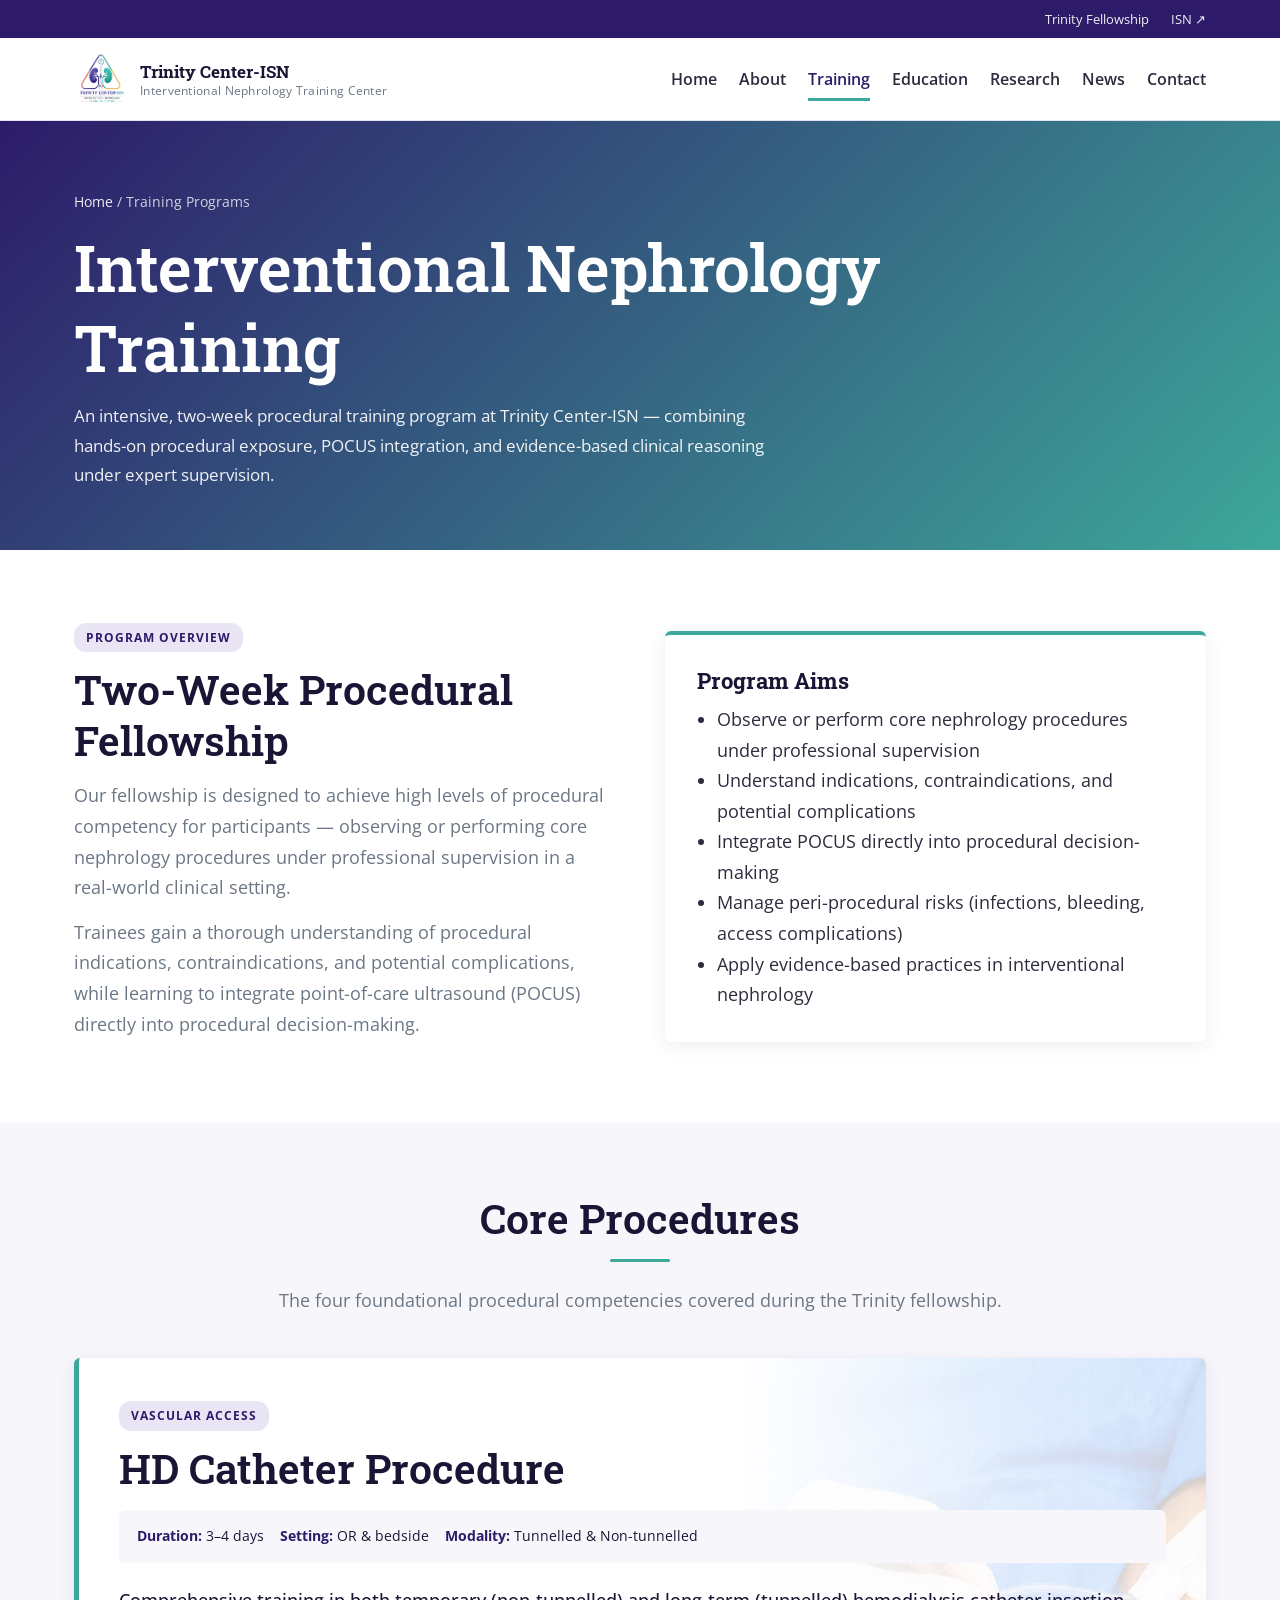
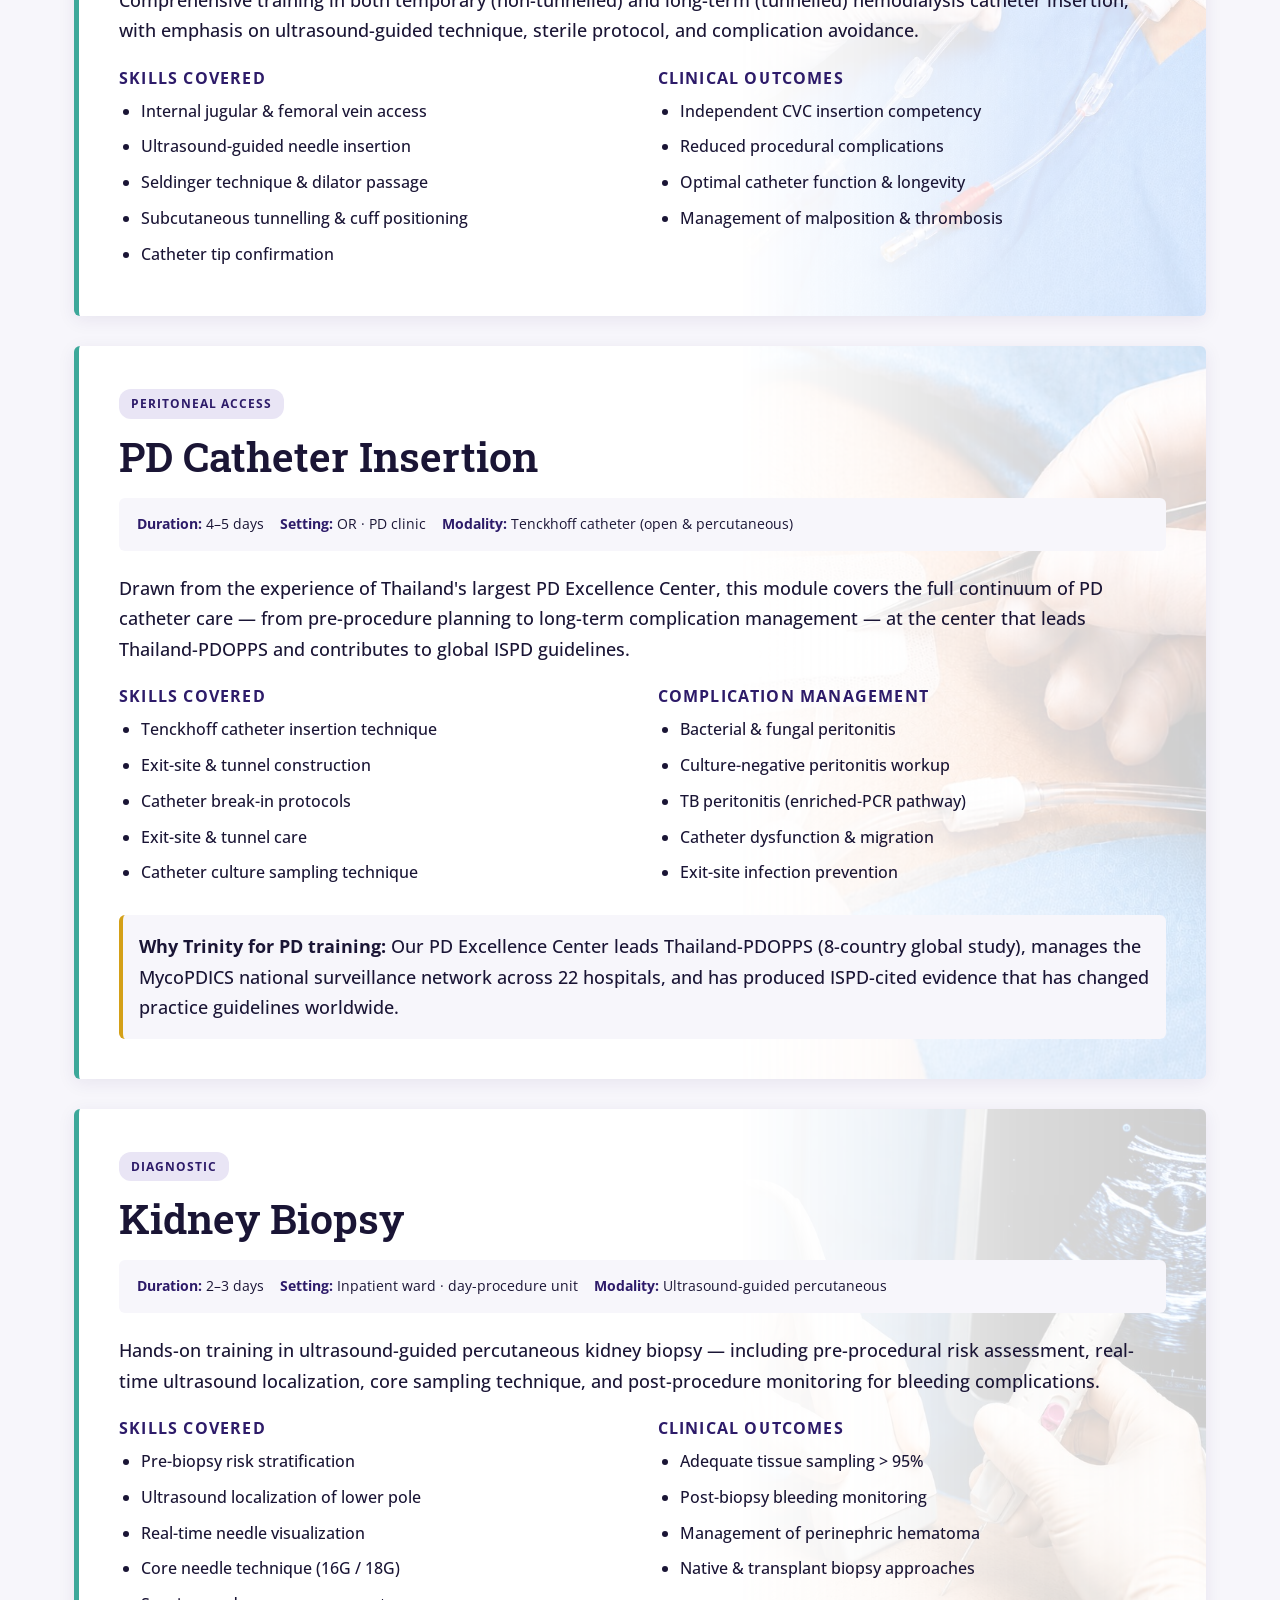
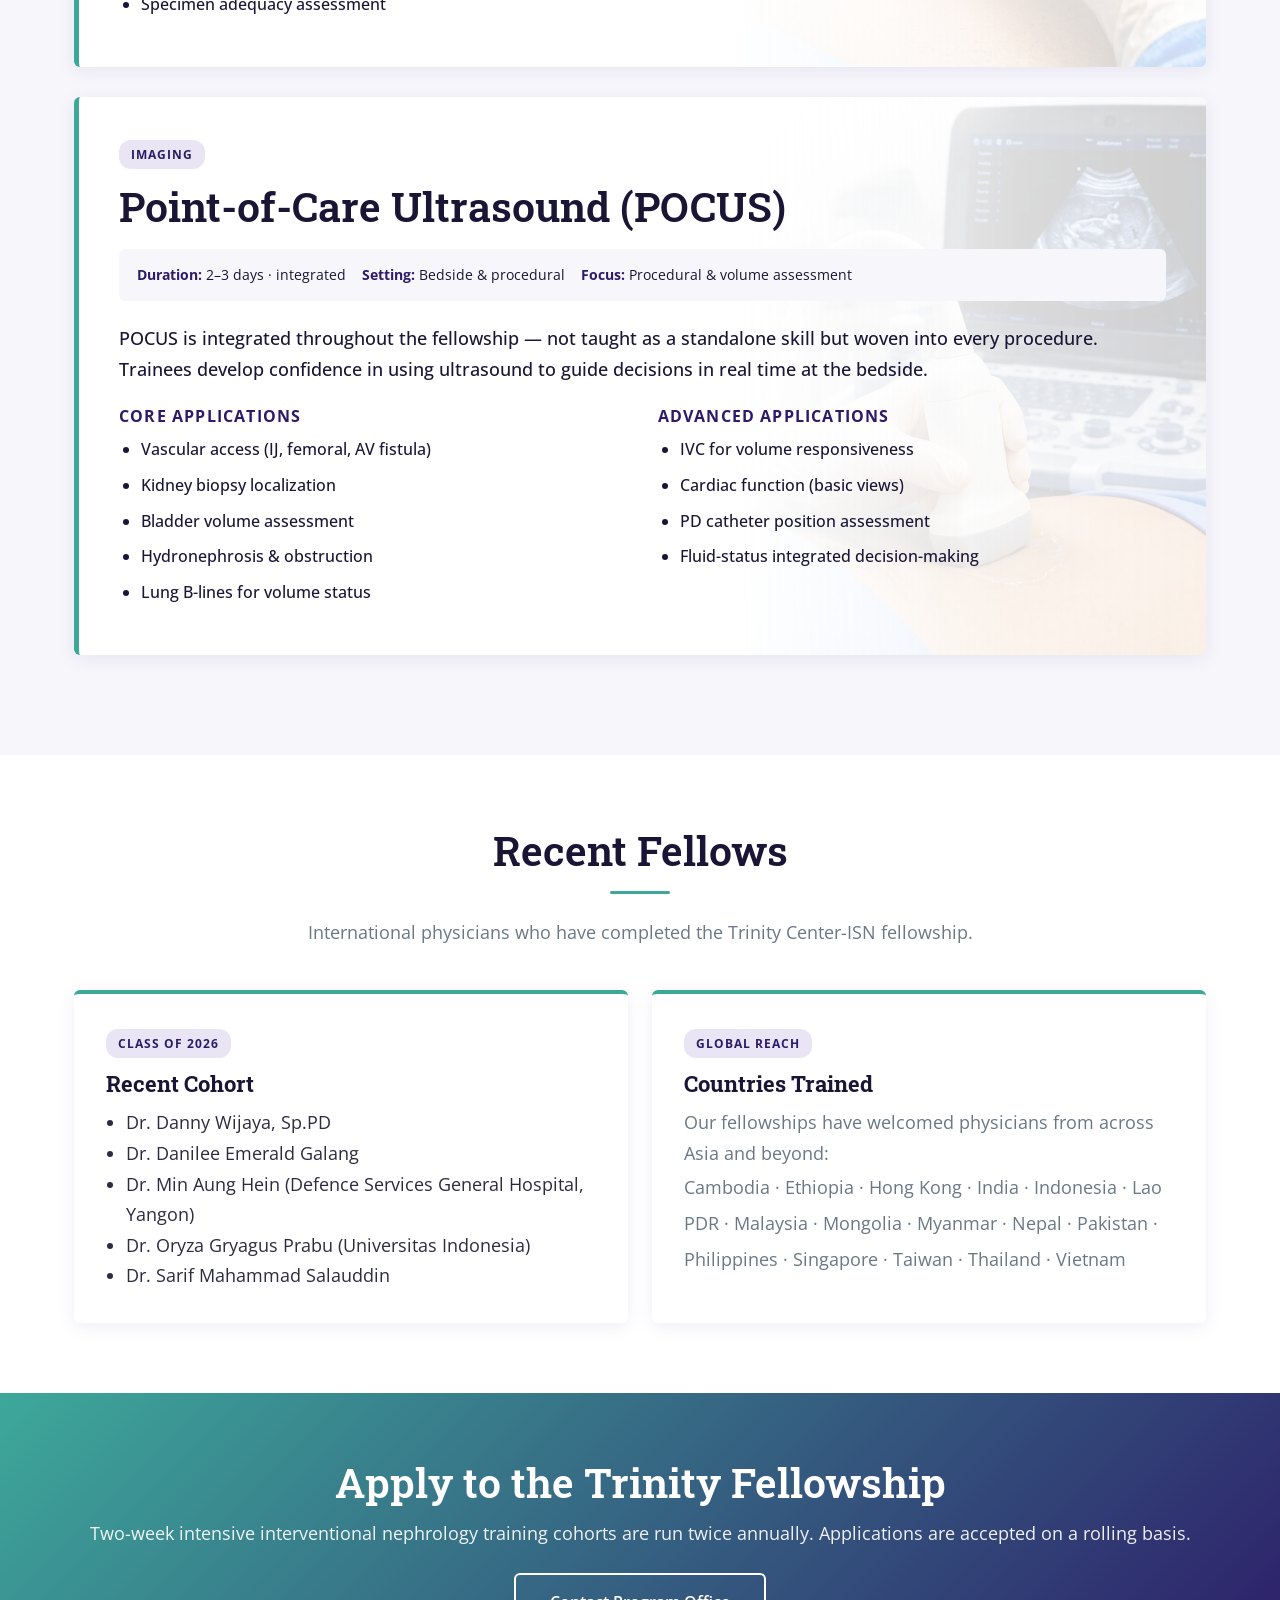
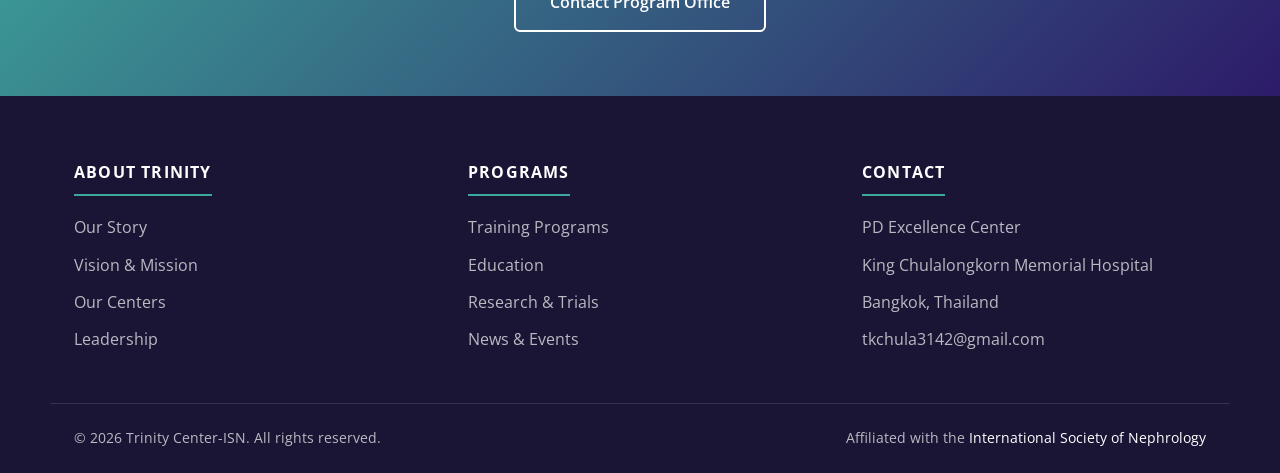
<file: training.html>
<!DOCTYPE html>
<html lang="en">
<head>
<meta charset="UTF-8" />
<meta name="viewport" content="width=device-width, initial-scale=1.0" />
<title>Training Programs — Trinity Center-ISN</title>
<link rel="stylesheet" href="assets/css/style.css" />
<link rel="icon" href="assets/img/trinity-logo.png" />
<link href="https://fonts.googleapis.com/css2?family=Open+Sans:wght@400;500;600;700&family=Roboto+Slab:wght@500;700&display=swap" rel="stylesheet">
</head>
<body>

<header class="site-header">
  <div class="topbar">
    <div class="container topbar-inner">
      <div class="topbar-left">
        <a href="#">Trinity Fellowship</a>
        <a href="https://www.theisn.org/" target="_blank" rel="noopener">ISN ↗</a>
      </div>
    </div>
  </div>
  <div class="container header-inner">
    <a href="index.html" class="brand">
      <img src="assets/img/trinity-logo.png" alt="Trinity Center-ISN" class="brand-logo" onerror="this.style.display='none';this.nextElementSibling.style.display='grid';">
      <span class="brand-mark" style="display:none;">T</span>
      <span class="brand-text">
        <strong>Trinity Center-ISN</strong>
        <small>Interventional Nephrology Training Center</small>
      </span>
    </a>
    <button class="nav-toggle" aria-label="Open menu" onclick="document.body.classList.toggle('nav-open')">
      <span></span><span></span><span></span>
    </button>
    <nav class="main-nav">
      <a href="index.html">Home</a>
      <a href="about.html">About</a>
      <a href="training.html" class="active">Training</a>
      <a href="education.html">Education</a>
      <a href="research.html">Research</a>
      <a href="news.html">News</a>
      <a href="apply.html">Contact</a>
    </nav>
  </div>
</header>

<section class="page-hero">
  <div class="container">
    <div class="crumbs"><a href="index.html">Home</a> / Training Programs</div>
    <h1>Interventional Nephrology Training</h1>
    <p>An intensive, two-week procedural training program at Trinity Center-ISN — combining hands-on procedural exposure, POCUS integration, and evidence-based clinical reasoning under expert supervision.</p>
  </div>
</section>

<section class="page-section">
  <div class="container content-grid">
    <div>
      <span class="tag">Program Overview</span>
      <h2>Two-Week Procedural Fellowship</h2>
      <p>Our fellowship is designed to achieve high levels of procedural competency for participants — observing or performing core nephrology procedures under professional supervision in a real-world clinical setting.</p>
      <p>Trainees gain a thorough understanding of procedural indications, contraindications, and potential complications, while learning to integrate point-of-care ultrasound (POCUS) directly into procedural decision-making.</p>
    </div>
    <div class="content-card">
      <h3>Program Aims</h3>
      <ul style="padding-left: 20px;">
        <li>Observe or perform core nephrology procedures under professional supervision</li>
        <li>Understand indications, contraindications, and potential complications</li>
        <li>Integrate POCUS directly into procedural decision-making</li>
        <li>Manage peri-procedural risks (infections, bleeding, access complications)</li>
        <li>Apply evidence-based practices in interventional nephrology</li>
      </ul>
    </div>
  </div>
</section>

<section class="page-section alt">
  <div class="container">
    <h2 class="section-title">Core Procedures</h2>
    <p class="section-lead">The four foundational procedural competencies covered during the Trinity fellowship.</p>

    <article class="procedure-card has-bg" id="hd-catheter">
      <span class="tag">Vascular Access</span>
      <h2>HD Catheter Procedure</h2>
      <div class="proc-meta">
        <span><strong>Duration:</strong> 3–4 days</span>
        <span><strong>Setting:</strong> OR &amp; bedside</span>
        <span><strong>Modality:</strong> Tunnelled &amp; Non-tunnelled</span>
      </div>
      <p>Comprehensive training in both temporary (non-tunnelled) and long-term (tunnelled) hemodialysis catheter insertion, with emphasis on ultrasound-guided technique, sterile protocol, and complication avoidance.</p>
      <div class="proc-grid">
        <div>
          <h4>Skills Covered</h4>
          <ul>
            <li>Internal jugular &amp; femoral vein access</li>
            <li>Ultrasound-guided needle insertion</li>
            <li>Seldinger technique &amp; dilator passage</li>
            <li>Subcutaneous tunnelling &amp; cuff positioning</li>
            <li>Catheter tip confirmation</li>
          </ul>
        </div>
        <div>
          <h4>Clinical Outcomes</h4>
          <ul>
            <li>Independent CVC insertion competency</li>
            <li>Reduced procedural complications</li>
            <li>Optimal catheter function &amp; longevity</li>
            <li>Management of malposition &amp; thrombosis</li>
          </ul>
        </div>
      </div>
    </article>

    <article class="procedure-card has-bg" id="pd-catheter">
      <span class="tag">Peritoneal Access</span>
      <h2>PD Catheter Insertion</h2>
      <div class="proc-meta">
        <span><strong>Duration:</strong> 4–5 days</span>
        <span><strong>Setting:</strong> OR · PD clinic</span>
        <span><strong>Modality:</strong> Tenckhoff catheter (open &amp; percutaneous)</span>
      </div>
      <p>Drawn from the experience of Thailand's largest PD Excellence Center, this module covers the full continuum of PD catheter care — from pre-procedure planning to long-term complication management — at the center that leads Thailand-PDOPPS and contributes to global ISPD guidelines.</p>
      <div class="proc-grid">
        <div>
          <h4>Skills Covered</h4>
          <ul>
            <li>Tenckhoff catheter insertion technique</li>
            <li>Exit-site &amp; tunnel construction</li>
            <li>Catheter break-in protocols</li>
            <li>Exit-site &amp; tunnel care</li>
            <li>Catheter culture sampling technique</li>
          </ul>
        </div>
        <div>
          <h4>Complication Management</h4>
          <ul>
            <li>Bacterial &amp; fungal peritonitis</li>
            <li>Culture-negative peritonitis workup</li>
            <li>TB peritonitis (enriched-PCR pathway)</li>
            <li>Catheter dysfunction &amp; migration</li>
            <li>Exit-site infection prevention</li>
          </ul>
        </div>
      </div>
      <p style="margin-top: 20px; padding: 16px; background: var(--bg-soft); border-radius: var(--radius); border-left: 4px solid var(--accent-2);">
        <strong>Why Trinity for PD training:</strong> Our PD Excellence Center leads Thailand-PDOPPS (8-country global study), manages the MycoPDICS national surveillance network across 22 hospitals, and has produced ISPD-cited evidence that has changed practice guidelines worldwide.
      </p>
    </article>

    <article class="procedure-card has-bg" id="kidney-biopsy">
      <span class="tag">Diagnostic</span>
      <h2>Kidney Biopsy</h2>
      <div class="proc-meta">
        <span><strong>Duration:</strong> 2–3 days</span>
        <span><strong>Setting:</strong> Inpatient ward · day-procedure unit</span>
        <span><strong>Modality:</strong> Ultrasound-guided percutaneous</span>
      </div>
      <p>Hands-on training in ultrasound-guided percutaneous kidney biopsy — including pre-procedural risk assessment, real-time ultrasound localization, core sampling technique, and post-procedure monitoring for bleeding complications.</p>
      <div class="proc-grid">
        <div>
          <h4>Skills Covered</h4>
          <ul>
            <li>Pre-biopsy risk stratification</li>
            <li>Ultrasound localization of lower pole</li>
            <li>Real-time needle visualization</li>
            <li>Core needle technique (16G / 18G)</li>
            <li>Specimen adequacy assessment</li>
          </ul>
        </div>
        <div>
          <h4>Clinical Outcomes</h4>
          <ul>
            <li>Adequate tissue sampling &gt; 95%</li>
            <li>Post-biopsy bleeding monitoring</li>
            <li>Management of perinephric hematoma</li>
            <li>Native &amp; transplant biopsy approaches</li>
          </ul>
        </div>
      </div>
    </article>

    <article class="procedure-card has-bg" id="pocus">
      <span class="tag">Imaging</span>
      <h2>Point-of-Care Ultrasound (POCUS)</h2>
      <div class="proc-meta">
        <span><strong>Duration:</strong> 2–3 days · integrated</span>
        <span><strong>Setting:</strong> Bedside &amp; procedural</span>
        <span><strong>Focus:</strong> Procedural &amp; volume assessment</span>
      </div>
      <p>POCUS is integrated throughout the fellowship — not taught as a standalone skill but woven into every procedure. Trainees develop confidence in using ultrasound to guide decisions in real time at the bedside.</p>
      <div class="proc-grid">
        <div>
          <h4>Core Applications</h4>
          <ul>
            <li>Vascular access (IJ, femoral, AV fistula)</li>
            <li>Kidney biopsy localization</li>
            <li>Bladder volume assessment</li>
            <li>Hydronephrosis &amp; obstruction</li>
            <li>Lung B-lines for volume status</li>
          </ul>
        </div>
        <div>
          <h4>Advanced Applications</h4>
          <ul>
            <li>IVC for volume responsiveness</li>
            <li>Cardiac function (basic views)</li>
            <li>PD catheter position assessment</li>
            <li>Fluid-status integrated decision-making</li>
          </ul>
        </div>
      </div>
    </article>
  </div>
</section>

<section class="page-section">
  <div class="container">
    <h2 class="section-title">Recent Fellows</h2>
    <p class="section-lead">International physicians who have completed the Trinity Center-ISN fellowship.</p>
    <div class="card-grid cols-2">
      <div class="content-card">
        <span class="tag">Class of 2026</span>
        <h3>Recent Cohort</h3>
        <ul style="padding-left: 20px;">
          <li>Dr. Danny Wijaya, Sp.PD</li>
          <li>Dr. Danilee Emerald Galang</li>
          <li>Dr. Min Aung Hein (Defence Services General Hospital, Yangon)</li>
          <li>Dr. Oryza Gryagus Prabu (Universitas Indonesia)</li>
          <li>Dr. Sarif Mahammad Salauddin</li>
        </ul>
      </div>
      <div class="content-card">
        <span class="tag">Global Reach</span>
        <h3>Countries Trained</h3>
        <p>Our fellowships have welcomed physicians from across Asia and beyond:</p>
        <p style="line-height: 2;">Cambodia · Ethiopia · Hong Kong · India · Indonesia · Lao PDR · Malaysia · Mongolia · Myanmar · Nepal · Pakistan · Philippines · Singapore · Taiwan · Thailand · Vietnam</p>
      </div>
    </div>
  </div>
</section>

<section class="cta-band">
  <div class="container">
    <h2>Apply to the Trinity Fellowship</h2>
    <p>Two-week intensive interventional nephrology training cohorts are run twice annually. Applications are accepted on a rolling basis.</p>
    <a href="apply.html" class="btn btn-light-outline">Contact Program Office</a>
  </div>
</section>

<footer class="site-footer">
  <div class="container footer-grid">
    <div>
      <h4>About Trinity</h4>
      <ul>
        <li><a href="about.html">Our Story</a></li>
        <li><a href="about.html">Vision &amp; Mission</a></li>
        <li><a href="about.html">Our Centers</a></li>
        <li><a href="about.html">Leadership</a></li>
      </ul>
    </div>
    <div>
      <h4>Programs</h4>
      <ul>
        <li><a href="training.html">Training Programs</a></li>
        <li><a href="education.html">Education</a></li>
        <li><a href="research.html">Research &amp; Trials</a></li>
        <li><a href="news.html">News &amp; Events</a></li>
      </ul>
    </div>
    <div>
      <h4>Contact</h4>
      <ul>
        <li>PD Excellence Center</li>
        <li>King Chulalongkorn Memorial Hospital</li>
        <li>Bangkok, Thailand</li>
        <li><a href="mailto:tkchula3142@gmail.com">tkchula3142@gmail.com</a></li>
      </ul>
    </div>
  </div>
  <div class="footer-bottom container">
    <span>© 2026 Trinity Center-ISN. All rights reserved.</span>
    <span>Affiliated with the <a href="https://www.theisn.org/" target="_blank" rel="noopener" style="color:#fff;">International Society of Nephrology</a></span>
  </div>
</footer>

<script src="assets/js/main.js"></script>
</body>
</html>
</file>
<file: assets/css/style.css>
/* Trinity Center-ISN — Styles */
:root {
  --primary: #2d1b69;          /* Deep purple (from logo) */
  --primary-dark: #1a0f3e;
  --accent: #3da89a;           /* Teal-green (from logo) */
  --accent-2: #d4a017;         /* Gold (from logo) */
  --accent-3: #c8334b;         /* Red (from logo) */
  --accent-light: #e9e5f5;
  --teal: #0f7c66;
  --dark: #1a1535;
  --text: #2c2c3e;
  --muted: #6b7785;
  --bg: #ffffff;
  --bg-soft: #f7f6fb;
  --border: #e1e3ee;
  --shadow: 0 4px 18px rgba(45, 27, 105, 0.08);
  --shadow-lg: 0 12px 36px rgba(45, 27, 105, 0.14);
  --radius: 6px;
}

* { box-sizing: border-box; margin: 0; padding: 0; }
html { scroll-behavior: smooth; }
body {
  font-family: 'Open Sans', -apple-system, BlinkMacSystemFont, 'Segoe UI', sans-serif;
  color: var(--text);
  background: var(--bg);
  line-height: 1.7;
  font-size: 18px;
  -webkit-font-smoothing: antialiased;
}

.container { max-width: 1180px; margin: 0 auto; padding: 0 24px; }

h1, h2, h3, h4 { font-family: 'Roboto Slab', Georgia, serif; line-height: 1.25; color: var(--dark); font-weight: 600; }
h1 { font-size: clamp(2.4rem, 5.5vw, 4rem); }
h2 { font-size: clamp(1.8rem, 3.2vw, 2.6rem); }
h3 { font-size: 1.35rem; font-weight: 700; }
h4 { font-size: 1rem; font-family: 'Open Sans', sans-serif; text-transform: uppercase; letter-spacing: 1.2px; font-weight: 700; color: var(--dark); }
a { color: var(--primary); text-decoration: none; transition: color .2s; }
a:hover { color: var(--accent); }
p { color: var(--muted); }

/* Buttons */
.btn {
  display: inline-block;
  padding: 14px 34px;
  border-radius: var(--radius);
  font-weight: 600;
  font-size: 1.02rem;
  transition: all .2s;
  border: 2px solid transparent;
  cursor: pointer;
  font-family: 'Open Sans', sans-serif;
}
.btn-primary { background: var(--primary); color: #fff; }
.btn-primary:hover { background: var(--primary-dark); color: #fff; transform: translateY(-1px); box-shadow: var(--shadow); }
.btn-light-outline { background: transparent; color: #fff; border-color: #fff; }
.btn-light-outline:hover { background: #fff; color: var(--primary); }

/* Header */
.site-header { background: #fff; box-shadow: 0 1px 0 var(--border); position: sticky; top: 0; z-index: 100; }
.topbar { background: var(--primary); color: #fff; font-size: 0.82rem; }
.topbar-inner { display: flex; justify-content: flex-end; padding: 8px 24px; }
.topbar-left { display: flex; gap: 22px; }
.topbar-left a { color: rgba(255,255,255,0.92); }
.topbar-left a:hover { color: var(--accent-2); }

.header-inner { display: flex; justify-content: space-between; align-items: center; padding: 14px 24px; }
.brand { display: flex; align-items: center; gap: 12px; color: var(--dark); }
.brand-logo { height: 54px; width: auto; display: block; }
.brand-mark {
  display: grid; place-items: center;
  width: 46px; height: 46px;
  background: linear-gradient(135deg, var(--primary), var(--accent));
  color: #fff;
  border-radius: 6px;
  font-weight: 700;
  font-size: 1.4rem;
  font-family: 'Roboto Slab', serif;
}
.brand-text { display: flex; flex-direction: column; line-height: 1.1; }
.brand-text strong { font-size: 1.08rem; font-weight: 700; color: var(--dark); font-family: 'Roboto Slab', serif; }
.brand-text small { font-size: 0.74rem; color: var(--muted); letter-spacing: 0.3px; margin-top: 3px; }

.main-nav { display: flex; gap: 22px; align-items: center; }
.main-nav a { color: var(--text); font-weight: 600; font-size: 1rem; padding: 6px 0; position: relative; }
.main-nav a:hover, .main-nav a.active { color: var(--primary); }
.main-nav a.active::after {
  content: ''; position: absolute; left: 0; bottom: -2px;
  width: 100%; height: 3px; background: var(--accent);
}

.nav-toggle { display: none; background: none; border: none; flex-direction: column; gap: 5px; cursor: pointer; padding: 8px; }
.nav-toggle span { width: 26px; height: 2px; background: var(--dark); display: block; }

/* Hero */
.hero {
  background:
    linear-gradient(135deg, rgba(26,15,62,0.85), rgba(45,27,105,0.75)),
    linear-gradient(120deg, #1a0f3e, #2d1b69, #0f7c66, #2d1b69, #1a0f3e);
  background-size: 100% 100%, 400% 400%;
  animation: heroGradient 18s ease infinite;
  color: #fff;
  padding: 110px 0;
  text-align: center;
  position: relative;
  overflow: hidden;
}
@keyframes heroGradient {
  0%   { background-position: 0% 0%, 0% 50%; }
  50%  { background-position: 0% 0%, 100% 50%; }
  100% { background-position: 0% 0%, 0% 50%; }
}

/* Floating orbs */
.hero::before,
.hero::after {
  content: '';
  position: absolute;
  border-radius: 50%;
  filter: blur(60px);
  opacity: 0.45;
  pointer-events: none;
  z-index: 0;
}
.hero::before {
  width: 380px; height: 380px;
  background: radial-gradient(circle, #3da89a, transparent 70%);
  top: -80px; left: -80px;
  animation: floatOrb1 14s ease-in-out infinite;
}
.hero::after {
  width: 420px; height: 420px;
  background: radial-gradient(circle, #d4a017, transparent 70%);
  bottom: -120px; right: -100px;
  animation: floatOrb2 16s ease-in-out infinite;
}
@keyframes floatOrb1 {
  0%, 100% { transform: translate(0, 0) scale(1); }
  33%      { transform: translate(60px, 80px) scale(1.15); }
  66%      { transform: translate(-40px, 50px) scale(0.95); }
}
@keyframes floatOrb2 {
  0%, 100% { transform: translate(0, 0) scale(1); }
  33%      { transform: translate(-50px, -60px) scale(1.1); }
  66%      { transform: translate(40px, -30px) scale(0.92); }
}

/* Floating particles layer */
.hero-particles {
  position: absolute; inset: 0;
  pointer-events: none;
  z-index: 0;
  overflow: hidden;
}
.hero-particles span {
  position: absolute;
  display: block;
  width: 10px; height: 10px;
  background: rgba(255, 214, 107, 0.5);
  border-radius: 50%;
  bottom: -20px;
  animation: rise 12s linear infinite;
}
.hero-particles span:nth-child(1)  { left: 8%;  width: 6px;  height: 6px;  animation-duration: 14s; animation-delay: 0s; }
.hero-particles span:nth-child(2)  { left: 18%; width: 12px; height: 12px; animation-duration: 18s; animation-delay: 2s; background: rgba(61,168,154,0.5); }
.hero-particles span:nth-child(3)  { left: 32%; width: 8px;  height: 8px;  animation-duration: 11s; animation-delay: 4s; }
.hero-particles span:nth-child(4)  { left: 45%; width: 5px;  height: 5px;  animation-duration: 16s; animation-delay: 1s; background: rgba(212,160,23,0.6); }
.hero-particles span:nth-child(5)  { left: 58%; width: 10px; height: 10px; animation-duration: 13s; animation-delay: 3s; background: rgba(61,168,154,0.45); }
.hero-particles span:nth-child(6)  { left: 70%; width: 7px;  height: 7px;  animation-duration: 17s; animation-delay: 5s; }
.hero-particles span:nth-child(7)  { left: 82%; width: 14px; height: 14px; animation-duration: 19s; animation-delay: 2s; background: rgba(255,214,107,0.4); }
.hero-particles span:nth-child(8)  { left: 92%; width: 6px;  height: 6px;  animation-duration: 12s; animation-delay: 6s; background: rgba(61,168,154,0.5); }
@keyframes rise {
  0%   { transform: translateY(0) translateX(0); opacity: 0; }
  10%  { opacity: 0.8; }
  90%  { opacity: 0.6; }
  100% { transform: translateY(-110vh) translateX(40px); opacity: 0; }
}

.hero-inner { position: relative; max-width: 820px; margin: 0 auto; z-index: 2; animation: fadeUp 1.2s ease-out; }
@keyframes fadeUp {
  from { opacity: 0; transform: translateY(20px); }
  to   { opacity: 1; transform: translateY(0); }
}
.hero-eyebrow {
  display: inline-block;
  font-size: 0.85rem;
  letter-spacing: 1.5px;
  text-transform: uppercase;
  color: var(--accent-2);
  margin-bottom: 18px;
  font-weight: 600;
  border: 1px solid rgba(212, 160, 23, 0.4);
  padding: 6px 18px;
  border-radius: 30px;
}
.hero h1 { color: #fff; margin-bottom: 18px; letter-spacing: -0.5px; }
.hero-sub { color: rgba(255,255,255,0.92); font-size: 1.25rem; margin-bottom: 32px; }
.hero-cta { display: flex; gap: 14px; justify-content: center; flex-wrap: wrap; }

/* Section title */
.section-title {
  text-align: center;
  margin-bottom: 24px;
  position: relative;
  padding-bottom: 18px;
}
.section-title::after {
  content: '';
  position: absolute;
  left: 50%; transform: translateX(-50%);
  bottom: 0;
  width: 60px; height: 3px;
  background: var(--accent);
  border-radius: 2px;
}
.section-lead {
  text-align: center;
  max-width: 760px;
  margin: 0 auto 42px;
  font-size: 1.1rem;
  color: var(--muted);
}

/* Centers band */
.centers-band { padding: 80px 0; background: var(--bg-soft); }
.center-grid { display: grid; grid-template-columns: repeat(3, 1fr); gap: 26px; }
.center-card {
  background: #fff;
  padding: 32px 24px;
  border-radius: var(--radius);
  text-align: center;
  box-shadow: var(--shadow);
  border-top: 4px solid var(--accent);
  transition: transform .25s, box-shadow .25s;
}
.center-card:hover { transform: translateY(-5px); box-shadow: var(--shadow-lg); }
.center-logo {
  height: 120px !important;
  width: 100%;
  display: flex !important;
  align-items: center;
  justify-content: center;
  margin-bottom: 24px;
  overflow: hidden;
  background: #fff;
}
.center-logo img {
  max-height: 110px !important;
  max-width: 200px !important;
  width: auto !important;
  height: auto !important;
  object-fit: contain;
  display: block;
}
.logo-fallback {
  display: grid; place-items: center;
  width: 80px; height: 80px;
  background: linear-gradient(135deg, var(--primary), var(--accent));
  color: #fff;
  border-radius: 50%;
  font-family: 'Roboto Slab', serif;
  font-weight: 700;
  font-size: 1.4rem;
}
.center-card h3 { margin-bottom: 8px; color: var(--dark); font-size: 1.2rem; }
.center-card p { font-size: 1rem; margin-bottom: 14px; }

/* Pillars band */
.pillars-band { padding: 80px 0; background: var(--bg); }
.pillars-infographic {
  max-width: 640px;
  margin: 0 auto 50px;
  padding: 0 20px;
}
.pillars-infographic svg {
  width: 100%;
  height: auto;
  display: block;
  filter: drop-shadow(0 10px 30px rgba(45, 27, 105, 0.12));
}
.pillar-grid { display: grid; grid-template-columns: repeat(3, 1fr); gap: 28px; }
.pillar-card {
  position: relative;
  padding: 40px 32px;
  border-radius: var(--radius);
  color: #fff;
  overflow: hidden;
  transition: transform .25s;
}
.pillar-card:hover { transform: translateY(-5px); }
.pillar-1 {
  background:
    linear-gradient(180deg, rgba(45, 27, 105, 0.75) 0%, rgba(26, 15, 62, 0.92) 100%),
    url('../img/pd-team.jpg') center/cover no-repeat,
    linear-gradient(135deg, #2d1b69, #4a3492);
  min-height: 280px;
}
.pillar-2 {
  background:
    linear-gradient(180deg, rgba(15, 124, 102, 0.75) 0%, rgba(10, 80, 65, 0.92) 100%),
    url('../img/teaching-team.jpg') center/cover no-repeat,
    linear-gradient(135deg, #0f7c66, #3da89a);
  min-height: 280px;
}
.pillar-3 {
  background:
    linear-gradient(180deg, rgba(179, 133, 26, 0.78) 0%, rgba(120, 88, 15, 0.94) 100%),
    url('../img/research-team.jpg') center/cover no-repeat,
    linear-gradient(135deg, #b3851a, #d4a017);
  min-height: 280px;
}
.pillar-card h3,
.pillar-card .pillar-tag,
.pillar-card p {
  text-shadow: 0 1px 3px rgba(0, 0, 0, 0.4);
  position: relative;
  z-index: 2;
}
.pillar-num {
  position: absolute;
  top: 20px; right: 24px;
  font-family: 'Roboto Slab', serif;
  font-size: 3.2rem;
  font-weight: 700;
  opacity: 0.18;
  color: #fff;
}
.pillar-card h3 { color: #fff; margin-bottom: 6px; font-size: 1.4rem; }
.pillar-tag { font-weight: 700; color: rgba(255,255,255,0.95); margin-bottom: 14px; font-size: 0.92rem; }
.pillar-card p { color: rgba(255,255,255,0.88); font-size: 1.05rem; }

/* Tiles */
.tiles { padding: 80px 0; background: var(--bg-soft); }
.tile-grid {
  display: grid;
  grid-template-columns: repeat(3, 1fr);
  gap: 26px;
}
.tile-grid-4 { grid-template-columns: repeat(4, 1fr); }
.tile {
  background: #fff;
  border: 1px solid var(--border);
  border-radius: var(--radius);
  padding: 32px 22px;
  text-align: center;
  color: var(--text);
  transition: all .25s;
  display: flex;
  flex-direction: column;
  align-items: center;
}
.tile:hover {
  transform: translateY(-5px);
  box-shadow: var(--shadow-lg);
  border-color: var(--accent);
  color: var(--text);
}
.tile-icon {
  width: 68px; height: 68px;
  background: var(--accent-light);
  color: var(--primary);
  border-radius: 50%;
  display: grid; place-items: center;
  margin-bottom: 18px;
  transition: all .25s;
}
.tile-icon svg { width: 32px; height: 32px; }
.tile:hover .tile-icon {
  background: var(--primary);
  color: #fff;
  transform: scale(1.05);
}
.tile-illustration {
  width: 140px;
  height: 140px;
  margin: 0 auto 18px;
  display: flex;
  align-items: center;
  justify-content: center;
  transition: transform .25s;
}
.tile-illustration img {
  max-width: 100%;
  max-height: 100%;
  width: auto;
  height: auto;
  object-fit: contain;
  display: block;
}
.tile:hover .tile-illustration {
  transform: scale(1.08);
}
.tile h3 { margin-bottom: 10px; color: var(--dark); font-size: 1.2rem; }
.tile p { font-size: 1rem; flex-grow: 1; margin-bottom: 14px; }
.tile-link {
  color: var(--primary);
  font-weight: 700;
  font-size: 0.84rem;
  text-transform: uppercase;
  letter-spacing: 0.5px;
}
.tile:hover .tile-link { color: var(--accent); }

/* Impact band */
.impact-band {
  padding: 70px 0;
  background: linear-gradient(135deg, var(--primary), var(--primary-dark));
  color: #fff;
}
.impact-band .section-title { color: #fff; }
.impact-band .section-title::after { background: var(--accent-2); }
.impact-grid {
  display: grid;
  grid-template-columns: repeat(4, 1fr);
  gap: 30px;
  text-align: center;
  margin-top: 30px;
}
.impact-item strong {
  display: block;
  font-family: 'Roboto Slab', serif;
  font-size: 2.6rem;
  color: var(--accent-2);
  font-weight: 700;
  line-height: 1;
  margin-bottom: 8px;
}
.impact-item span { color: rgba(255,255,255,0.85); font-size: 1.05rem; }

/* News block */
.news-block { padding: 80px 0; background: var(--bg); }
.news-row {
  display: grid;
  grid-template-columns: repeat(3, 1fr);
  gap: 30px;
}
.news-item {
  background: #fff;
  border-radius: var(--radius);
  overflow: hidden;
  box-shadow: var(--shadow);
  transition: transform .25s, box-shadow .25s;
}
.news-item:hover { transform: translateY(-4px); box-shadow: var(--shadow-lg); }
.news-thumb { height: 180px; background-size: cover; background-position: center; }
.news-body { padding: 26px; }
.news-date {
  font-size: 0.82rem; color: var(--muted); font-weight: 600;
  display: block; margin-bottom: 8px;
}
.news-item h3 { margin-bottom: 10px; font-size: 1.2rem; line-height: 1.35; }
.news-item h3 a { color: var(--dark); }
.news-item h3 a:hover { color: var(--primary); }
.news-item p { font-size: 1rem; margin-bottom: 12px; }
.read-more {
  font-weight: 700; font-size: 0.86rem;
  color: var(--primary); text-transform: uppercase; letter-spacing: 0.5px;
}

/* Video block */
.videos-block { padding: 80px 0; background: var(--bg-soft); }
.video-wrap {
  display: grid;
  grid-template-columns: 1.4fr 1fr;
  gap: 40px;
  align-items: center;
  background: #fff;
  padding: 30px;
  border-radius: var(--radius);
  box-shadow: var(--shadow);
}
.video-embed {
  position: relative;
  padding-bottom: 56.25%;
  height: 0;
  overflow: hidden;
  border-radius: var(--radius);
  background: #000;
}
.video-embed iframe {
  position: absolute;
  top: 0; left: 0;
  width: 100%; height: 100%;
  border: 0;
}
.video-meta h3 { margin: 10px 0 12px; }
.video-stats {
  list-style: none;
  display: flex;
  gap: 22px;
  margin: 22px 0;
  padding: 18px 0;
  border-top: 1px solid var(--border);
  border-bottom: 1px solid var(--border);
}
.video-stats li { display: flex; flex-direction: column; }
.video-stats strong {
  font-family: 'Roboto Slab', serif;
  font-size: 1.4rem;
  color: var(--primary);
  font-weight: 700;
}
.video-stats span {
  font-size: 0.78rem;
  color: var(--muted);
  text-transform: uppercase;
  letter-spacing: 0.5px;
}

/* Join band */
.join-band {
  background: linear-gradient(135deg, var(--accent), var(--primary));
  color: #fff;
  padding: 72px 0;
  text-align: center;
}
.join-band h2 { color: #fff; margin-bottom: 14px; }
.join-band p { color: rgba(255,255,255,0.95); margin-bottom: 28px; max-width: 700px; margin-left: auto; margin-right: auto; font-size: 1.05rem; }

/* Partners block */
.partners-block { padding: 70px 0; background: var(--bg); border-top: 1px solid var(--border); }
.partners-row {
  display: flex;
  flex-wrap: wrap;
  justify-content: center;
  align-items: center;
  gap: 22px;
  margin-top: 30px;
}
.partner-logo {
  width: 170px;
  height: 90px;
  background: #fff;
  border: 1px solid var(--border);
  border-radius: var(--radius);
  display: grid;
  place-items: center;
  color: var(--muted);
  font-weight: 600;
  font-size: 0.85rem;
  text-align: center;
  padding: 12px;
  line-height: 1.3;
  transition: all .2s;
}
.partner-logo:hover { border-color: var(--accent); color: var(--primary); transform: translateY(-2px); }

/* Footer */
.site-footer { background: var(--dark); color: rgba(255,255,255,0.7); padding: 60px 0 24px; }
.footer-grid { display: grid; grid-template-columns: repeat(3, 1fr); gap: 50px; }
.site-footer h4 { color: #fff; margin-bottom: 18px; padding-bottom: 12px; border-bottom: 2px solid var(--accent); display: inline-block; }
.site-footer ul { list-style: none; }
.site-footer li { margin-bottom: 10px; font-size: 1rem; }
.site-footer a { color: rgba(255,255,255,0.7); }
.site-footer a:hover { color: var(--accent); }
.footer-bottom {
  margin-top: 40px;
  padding-top: 22px;
  border-top: 1px solid rgba(255,255,255,0.12);
  display: flex; justify-content: space-between; align-items: center;
  font-size: 0.85rem;
  flex-wrap: wrap;
  gap: 12px;
}

/* Page hero (inner pages) */
.page-hero {
  background: linear-gradient(135deg, var(--primary), var(--accent));
  color: #fff;
  padding: 70px 0 60px;
}

/* Page hero — image full top, text overlaid at bottom */
.page-hero-overlay {
  position: relative;
  min-height: 560px;
  padding: 0;
  background:
    linear-gradient(to bottom, rgba(0,0,0,0) 0%, rgba(0,0,0,0) 50%, rgba(26,15,62,0.55) 70%, rgba(26,15,62,0.92) 100%),
    url('../img/team-hero.jpg') center top / cover no-repeat,
    linear-gradient(135deg, var(--primary), var(--accent));
  overflow: hidden;
  display: flex;
  align-items: flex-end;
}
.hero-overlay-inner {
  position: relative;
  z-index: 1;
  padding: 36px 24px 50px;
  max-width: 900px;
}
.hero-overlay-inner .crumbs { color: rgba(255,255,255,0.92); }
.hero-overlay-inner .crumbs a { color: #fff; }
.hero-overlay-inner h1 {
  color: #fff;
  text-shadow: 0 2px 6px rgba(0,0,0,0.4);
}
.hero-overlay-inner p {
  color: rgba(255, 255, 255, 0.96);
  font-size: 1.18rem;
  margin-top: 14px;
  text-shadow: 0 1px 4px rgba(0,0,0,0.4);
}

@media (max-width: 700px) {
  .page-hero-overlay { min-height: 460px; }
}

/* Page hero — background image hero */
.page-hero-bg {
  position: relative;
  padding: 110px 0 90px;
  background:
    linear-gradient(135deg, rgba(45, 27, 105, 0.85) 0%, rgba(15, 124, 102, 0.78) 100%),
    url('../img/about-hero.jpg') center/cover no-repeat,
    linear-gradient(135deg, var(--primary), var(--accent));
  overflow: hidden;
}
.page-hero-bg::before {
  content: '';
  position: absolute;
  inset: 0;
  background: linear-gradient(to bottom, rgba(0,0,0,0.05) 0%, rgba(0,0,0,0.25) 100%);
  pointer-events: none;
}
.hero-bg-inner {
  position: relative;
  z-index: 1;
  max-width: 820px;
}
.hero-bg-inner h1 { color: #fff; }
.hero-bg-inner p {
  color: rgba(255, 255, 255, 0.95);
  font-size: 1.18rem;
  margin-top: 14px;
  text-shadow: 0 1px 3px rgba(0, 0, 0, 0.3);
}

/* Page hero — split layout (text left, image right) */
.page-hero-split {
  padding-bottom: 0;
  overflow: hidden;
  position: relative;
}
.page-hero-split::after {
  content: '';
  position: absolute;
  top: 10%; right: -120px;
  width: 480px; height: 480px;
  background: radial-gradient(circle, rgba(255, 214, 107, 0.18), transparent 65%);
  border-radius: 50%;
  pointer-events: none;
  z-index: 0;
}
.hero-split-inner {
  display: grid;
  grid-template-columns: 1.2fr 1fr;
  gap: 40px;
  align-items: end;
  position: relative;
  z-index: 1;
}
.hero-split-text { padding: 20px 0 70px; }
.hero-split-image {
  display: flex;
  justify-content: center;
  align-items: flex-end;
  position: relative;
}
.hero-split-image img {
  max-width: 100%;
  max-height: 420px;
  width: auto;
  height: auto;
  display: block;
  filter: drop-shadow(0 12px 26px rgba(0, 0, 0, 0.32));
}

/* Landscape team photo in split layout — rounded card style */
.hero-split-image-landscape {
  align-items: center;
}
.hero-split-image-landscape img {
  width: 100%;
  max-width: 100%;
  max-height: none;
  height: auto;
  border-radius: 12px;
  border: 4px solid rgba(255, 255, 255, 0.18);
  box-shadow:
    0 18px 50px rgba(0, 0, 0, 0.4),
    0 6px 16px rgba(0, 0, 0, 0.25);
  filter: none;
}

@media (max-width: 900px) {
  .hero-split-inner { grid-template-columns: 1fr; gap: 0; }
  .hero-split-text { padding-bottom: 30px; }
  .hero-split-image img { max-height: 360px; }
}
.page-hero h1 { color: #fff; max-width: 820px; }
.page-hero p { color: rgba(255,255,255,0.92); margin-top: 14px; max-width: 720px; font-size: 1.08rem; }
.crumbs { font-size: 0.85rem; color: rgba(255,255,255,0.78); margin-bottom: 14px; }
.crumbs a { color: rgba(255,255,255,0.92); }

/* Page sections */
.page-section { padding: 70px 0; }
.page-section.alt { background: var(--bg-soft); }
.content-grid { display: grid; grid-template-columns: 1fr 1fr; gap: 50px; align-items: center; }
.content-grid h2 { margin-bottom: 14px; }
.content-grid p { margin-bottom: 14px; }
.content-card {
  background: #fff;
  padding: 32px;
  border-radius: var(--radius);
  box-shadow: var(--shadow);
  border-top: 4px solid var(--accent);
}
.content-card h3 { margin-bottom: 10px; color: var(--dark); }
.tag {
  display: inline-block;
  font-size: 0.72rem;
  font-weight: 700;
  letter-spacing: 1px;
  text-transform: uppercase;
  color: var(--primary);
  background: var(--accent-light);
  padding: 5px 12px;
  border-radius: 12px;
  margin-bottom: 12px;
}
.card-grid { display: grid; grid-template-columns: repeat(3, 1fr); gap: 24px; }
.card-grid.cols-2 { grid-template-columns: repeat(2, 1fr); }

/* Procedure deep-dive cards for training page */
.procedure-card {
  background: #fff;
  padding: 40px;
  border-radius: var(--radius);
  box-shadow: var(--shadow);
  margin-bottom: 30px;
  border-left: 5px solid var(--accent);
  scroll-margin-top: 100px;
  position: relative;
  overflow: hidden;
}
.procedure-card.has-bg::before {
  content: '';
  position: absolute;
  top: 0;
  right: 0;
  width: 42%;
  height: 100%;
  background-size: cover;
  background-position: center;
  -webkit-mask-image: linear-gradient(to right, transparent 0%, rgba(0,0,0,0.2) 30%, rgba(0,0,0,0.45) 60%, rgba(0,0,0,0.6) 100%);
  mask-image: linear-gradient(to right, transparent 0%, rgba(0,0,0,0.2) 30%, rgba(0,0,0,0.45) 60%, rgba(0,0,0,0.6) 100%);
  opacity: 0.32;
  z-index: 0;
  pointer-events: none;
}
.procedure-card.has-bg p,
.procedure-card.has-bg ul,
.procedure-card.has-bg li,
.procedure-card.has-bg h4,
.procedure-card.has-bg .proc-meta,
.procedure-card.has-bg .proc-meta span {
  color: var(--dark);
}
.procedure-card.has-bg p { font-weight: 500; }
.procedure-card.has-bg ul li { font-weight: 500; font-size: 1.02rem; }
.procedure-card.has-bg h4 { color: var(--primary); font-weight: 700; }
#hd-catheter.has-bg::before    { background-image: url('../img/hd-procedure.jpg'); }
#pd-catheter.has-bg::before    { background-image: url('../img/pd-procedure.jpg'); }
#kidney-biopsy.has-bg::before  { background-image: url('../img/biopsy-procedure.jpg'); }
#pocus.has-bg::before          { background-image: url('../img/pocus-procedure.jpg'); }
.procedure-card > * { position: relative; z-index: 1; }

@media (max-width: 700px) {
  .procedure-card.has-bg::before { display: none; }
}
.procedure-card h2 { margin-bottom: 14px; }
.procedure-card .proc-meta {
  display: flex; flex-wrap: wrap; gap: 16px;
  margin: 16px 0 22px;
  padding: 14px 18px;
  background: var(--bg-soft);
  border-radius: var(--radius);
  font-size: 0.9rem;
}
.procedure-card .proc-meta strong { color: var(--primary); }
.procedure-card .proc-grid {
  display: grid;
  grid-template-columns: 1fr 1fr;
  gap: 30px;
  margin-top: 22px;
}
.procedure-card ul { padding-left: 22px; color: var(--text); }
.procedure-card ul li { margin-bottom: 8px; }
.procedure-card h4 { margin-bottom: 10px; color: var(--primary); }

.values-list { display: grid; grid-template-columns: repeat(3, 1fr); gap: 30px; margin-top: 40px; }
.value { text-align: center; padding: 20px; }
.value-num {
  font-family: 'Roboto Slab', serif;
  font-size: 2.4rem;
  color: var(--primary);
  display: block;
  font-weight: 700;
  margin-bottom: 8px;
}

/* Timeline */
.timeline { max-width: 800px; margin: 0 auto; position: relative; padding-left: 30px; border-left: 2px solid var(--border); }
.timeline-item { margin-bottom: 36px; position: relative; }
.timeline-item::before {
  content: ''; position: absolute; left: -38px; top: 6px;
  width: 14px; height: 14px; border-radius: 50%;
  background: var(--accent); border: 3px solid #fff; box-shadow: 0 0 0 2px var(--accent);
}
.timeline-item time { font-weight: 700; color: var(--primary); font-size: 0.9rem; }
.timeline-item h3 { margin: 6px 0 8px; }

/* News list page */
.news-list { display: grid; gap: 26px; max-width: 900px; margin: 0 auto; }
.news-list-item {
  display: grid;
  grid-template-columns: 200px 1fr;
  gap: 30px;
  background: #fff;
  padding: 24px;
  border-radius: var(--radius);
  box-shadow: var(--shadow);
  transition: transform .2s, box-shadow .2s;
}
.news-list-item:hover { transform: translateY(-3px); box-shadow: var(--shadow-lg); }
.news-list-item .thumb { border-radius: 4px; min-height: 130px; }
.news-list-item h3 { margin: 8px 0; font-size: 1.2rem; }

/* CTA band utility */
.cta-band {
  background: linear-gradient(135deg, var(--accent), var(--primary));
  color: #fff;
  padding: 64px 0;
  text-align: center;
}
.cta-band h2 { color: #fff; margin-bottom: 10px; }
.cta-band p { color: rgba(255,255,255,0.92); margin-bottom: 24px; }

/* Contact / Apply page */
.contact-grid {
  display: grid;
  grid-template-columns: 1fr 1.2fr;
  gap: 60px;
  align-items: start;
}
.contact-info { margin-top: 24px; display: grid; gap: 20px; }
.contact-item {
  display: grid;
  grid-template-columns: 50px 1fr;
  gap: 16px;
  align-items: start;
}
.contact-icon {
  width: 48px; height: 48px;
  border-radius: 50%;
  background: var(--accent-light);
  color: var(--primary);
  display: grid; place-items: center;
}
.contact-icon svg { width: 22px; height: 22px; }
.contact-item strong {
  display: block;
  color: var(--dark);
  margin-bottom: 4px;
  font-size: 0.95rem;
}
.contact-item a { color: var(--primary); font-weight: 600; }

.form-wrap {
  background: var(--bg-soft);
  padding: 32px;
  border-radius: var(--radius);
}
.form-embed {
  position: relative;
  min-height: 400px;
  background: #fff;
  border-radius: var(--radius);
  overflow: hidden;
}
.form-embed iframe {
  display: block;
  border: 0;
  width: 100%;
  background: #fff;
}
.form-placeholder {
  position: absolute;
  inset: 0;
  display: flex;
  flex-direction: column;
  align-items: center;
  justify-content: center;
  text-align: center;
  padding: 40px 30px;
  background: #fff;
  border: 2px dashed var(--border);
  border-radius: var(--radius);
}
.form-placeholder h3 { margin-bottom: 12px; }
.form-placeholder code {
  background: var(--accent-light);
  padding: 2px 8px;
  border-radius: 4px;
  font-size: 0.88rem;
  color: var(--primary);
}

@media (max-width: 900px) {
  .contact-grid { grid-template-columns: 1fr; gap: 40px; }
}

/* Publications list */
.pub-list { display: grid; gap: 18px; max-width: 920px; margin: 0 auto; }
.pub-item {
  display: grid;
  grid-template-columns: 90px 1fr;
  gap: 24px;
  background: #fff;
  padding: 24px 28px;
  border-radius: var(--radius);
  border-left: 4px solid var(--accent);
  box-shadow: var(--shadow);
  transition: transform .2s, box-shadow .2s;
}
.pub-item:hover { transform: translateX(3px); box-shadow: var(--shadow-lg); border-left-color: var(--primary); }
.pub-year {
  font-family: 'Roboto Slab', serif;
  font-size: 1.6rem;
  font-weight: 700;
  color: var(--primary);
  align-self: start;
  line-height: 1;
  padding-top: 4px;
}
.pub-body h3 { font-size: 1.05rem; margin: 8px 0 10px; line-height: 1.35; }
.pub-authors { color: var(--text); font-weight: 600; font-size: 0.9rem; margin-bottom: 4px; }
.pub-journal { color: var(--muted); font-size: 0.88rem; }

@media (max-width: 700px) {
  .pub-item { grid-template-columns: 1fr; gap: 8px; padding: 22px; }
  .pub-year { font-size: 1.3rem; }
}

/* Site Directors grid */
.director-grid {
  display: grid;
  grid-template-columns: repeat(3, 1fr);
  gap: 30px;
  margin-top: 30px;
}
.director-card {
  background: #fff;
  padding: 32px 28px;
  border-radius: var(--radius);
  text-align: center;
  border: 1px solid var(--border);
  box-shadow: var(--shadow);
  transition: transform .25s, box-shadow .25s;
}
.director-card:hover { transform: translateY(-5px); box-shadow: var(--shadow-lg); }
.director-photo {
  width: 140px; height: 140px;
  margin: 0 auto 20px;
  border-radius: 50%;
  overflow: hidden;
  background: var(--accent-light);
  display: flex; align-items: center; justify-content: center;
  border: 4px solid var(--bg-soft);
  box-shadow: 0 6px 18px rgba(45, 27, 105, 0.1);
}
.director-photo img {
  width: 100%; height: 100%;
  object-fit: cover;
  object-position: center 20%;
  display: block;
}
.director-hospital {
  display: inline-block;
  font-size: 0.78rem;
  font-weight: 700;
  letter-spacing: 1px;
  text-transform: uppercase;
  color: var(--accent);
  margin-bottom: 10px;
}
.director-card h3 {
  margin-bottom: 6px;
  color: var(--dark);
  font-size: 1.2rem;
}
.director-role {
  color: var(--primary);
  font-weight: 700;
  font-size: 0.95rem;
  margin-bottom: 12px;
}
.director-affil {
  font-size: 0.92rem;
  color: var(--muted);
  line-height: 1.55;
}

@media (max-width: 900px) {
  .director-grid { grid-template-columns: 1fr; }
}

/* Team grid */
.team-grid { display: grid; grid-template-columns: repeat(4, 1fr); gap: 24px; margin-top: 30px; }
.team-card {
  background: transparent;
  padding: 0;
  border-radius: 0;
  text-align: center;
  border: none;
  box-shadow: none;
  transition: transform .25s;
}
.team-card:hover { transform: translateY(-4px); box-shadow: none; }
.team-photo {
  width: 100%;
  aspect-ratio: 3 / 4;
  margin: 0 auto 14px;
  display: flex;
  align-items: flex-end;
  justify-content: center;
  position: relative;
  overflow: visible;
}
.team-photo img {
  max-width: 100%;
  height: 100%;
  width: auto;
  object-fit: contain;
  object-position: center bottom;
  display: block;
  filter: drop-shadow(0 6px 10px rgba(45, 27, 105, 0.18));
}
.photo-fallback {
  font-family: 'Roboto Slab', serif;
  font-size: 2.2rem;
  font-weight: 700;
  color: rgba(45, 27, 105, 0.18);
  background: transparent;
  width: 100%;
  height: 100%;
  display: grid;
  place-items: center;
}
.team-card strong { display: block; color: var(--dark); font-size: 0.95rem; margin-bottom: 4px; line-height: 1.3; }
.team-card span { font-size: 0.82rem; color: var(--muted); }
.team-role {
  font-size: 0.7rem;
  font-weight: 700;
  letter-spacing: 1px;
  text-transform: uppercase;
  color: var(--accent);
  margin-bottom: 10px;
  display: block;
}

/* Responsive */
@media (max-width: 900px) {
  .hero { padding: 70px 0; }
  .tile-grid, .tile-grid-4, .news-row, .center-grid, .pillar-grid, .impact-grid, .card-grid, .card-grid.cols-2, .values-list, .content-grid, .video-wrap, .team-grid, .procedure-card .proc-grid { grid-template-columns: 1fr; }
  .impact-grid { grid-template-columns: repeat(2, 1fr); }
  .team-grid { grid-template-columns: repeat(2, 1fr); }
  .footer-grid { grid-template-columns: 1fr 1fr; }
  .news-list-item { grid-template-columns: 1fr; }
  .news-list-item .thumb { min-height: 160px; }

  .nav-toggle { display: flex; }
  .main-nav {
    position: absolute; top: 100%; left: 0; right: 0;
    background: #fff; flex-direction: column; gap: 0;
    padding: 12px 24px; box-shadow: var(--shadow);
    display: none;
  }
  .main-nav a { padding: 14px 0; border-bottom: 1px solid var(--border); width: 100%; }
  body.nav-open .main-nav { display: flex; }

  .topbar-inner { justify-content: center; }
  .topbar-left { gap: 14px; font-size: 0.78rem; flex-wrap: wrap; justify-content: center; }
}

@media (max-width: 520px) {
  .footer-grid { grid-template-columns: 1fr; }
  .impact-grid { grid-template-columns: 1fr; }
  .tiles, .news-block, .videos-block, .pillars-band, .centers-band, .page-section, .partners-block, .impact-band { padding: 50px 0; }
  .hero { padding: 60px 0; }
  .partners-row { gap: 14px; }
  .partner-logo { width: 140px; height: 80px; font-size: 0.78rem; }
  .procedure-card { padding: 26px; }
}
</file>
